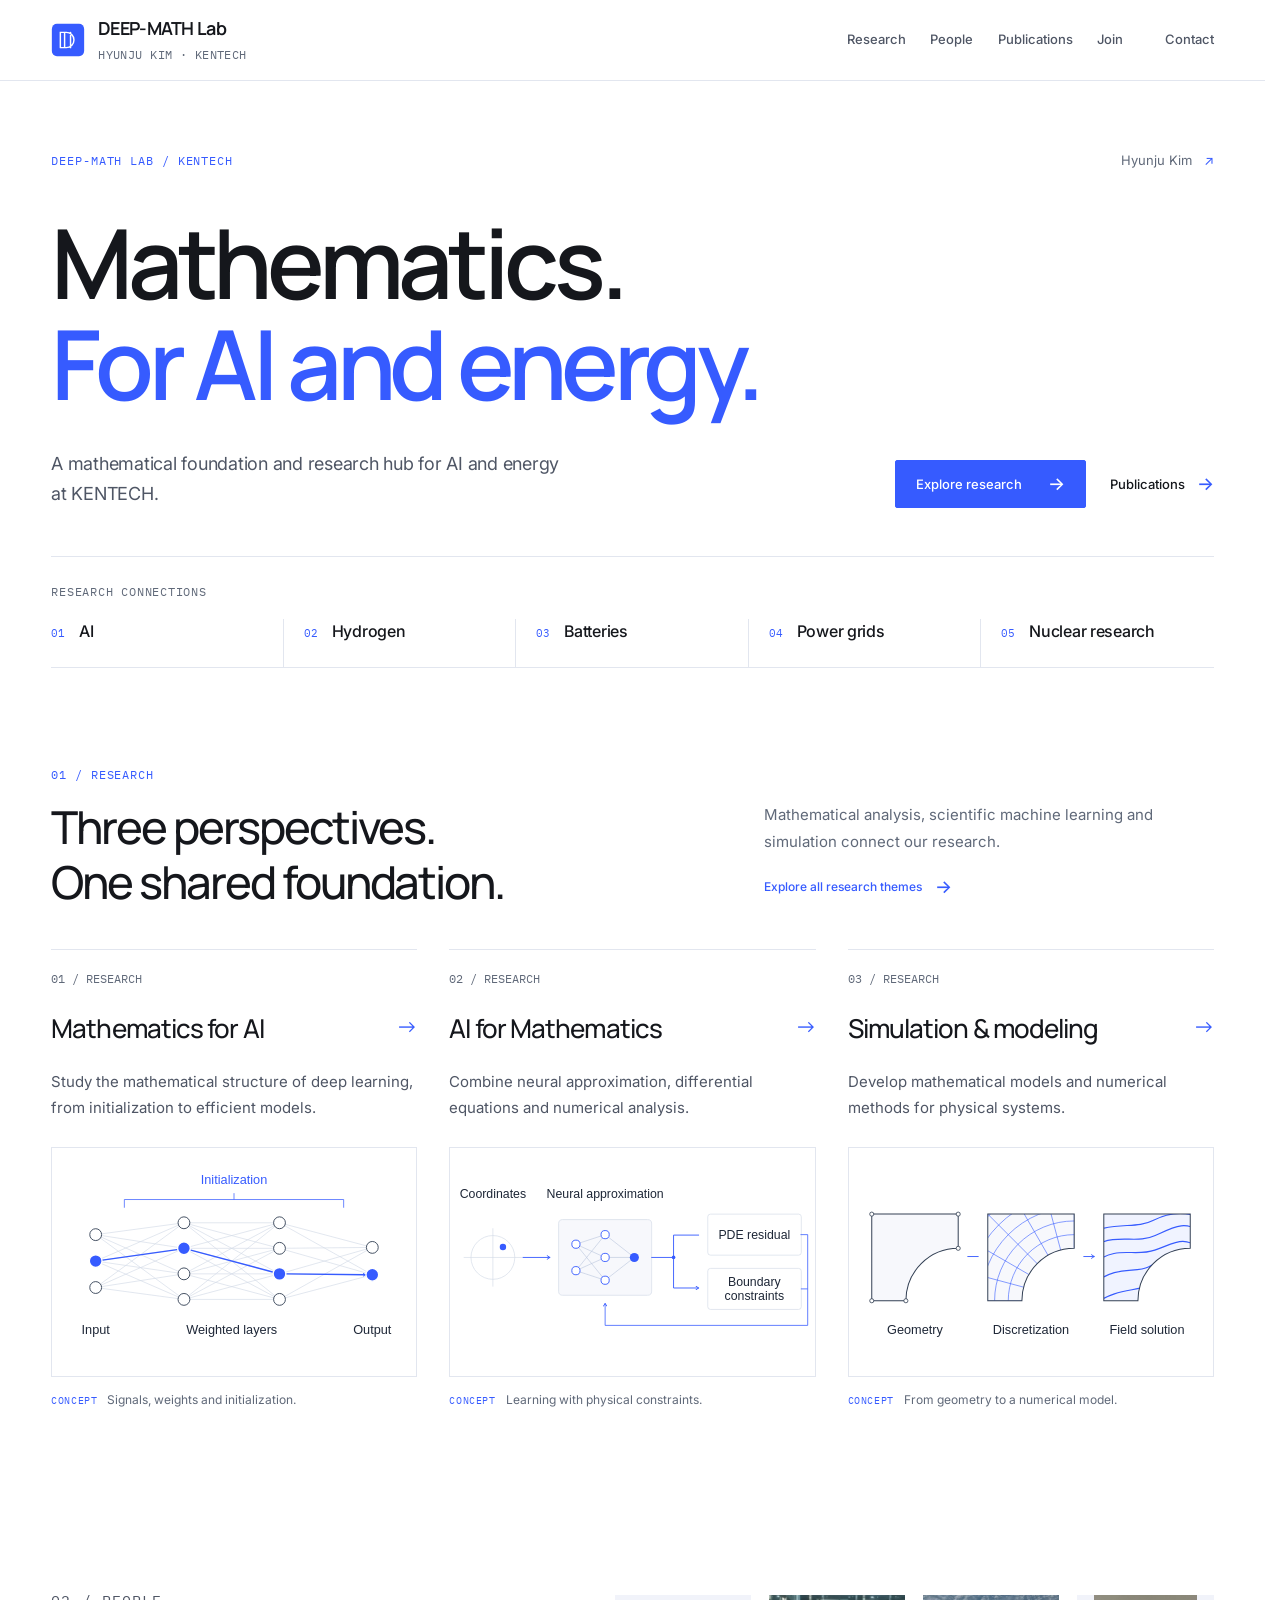
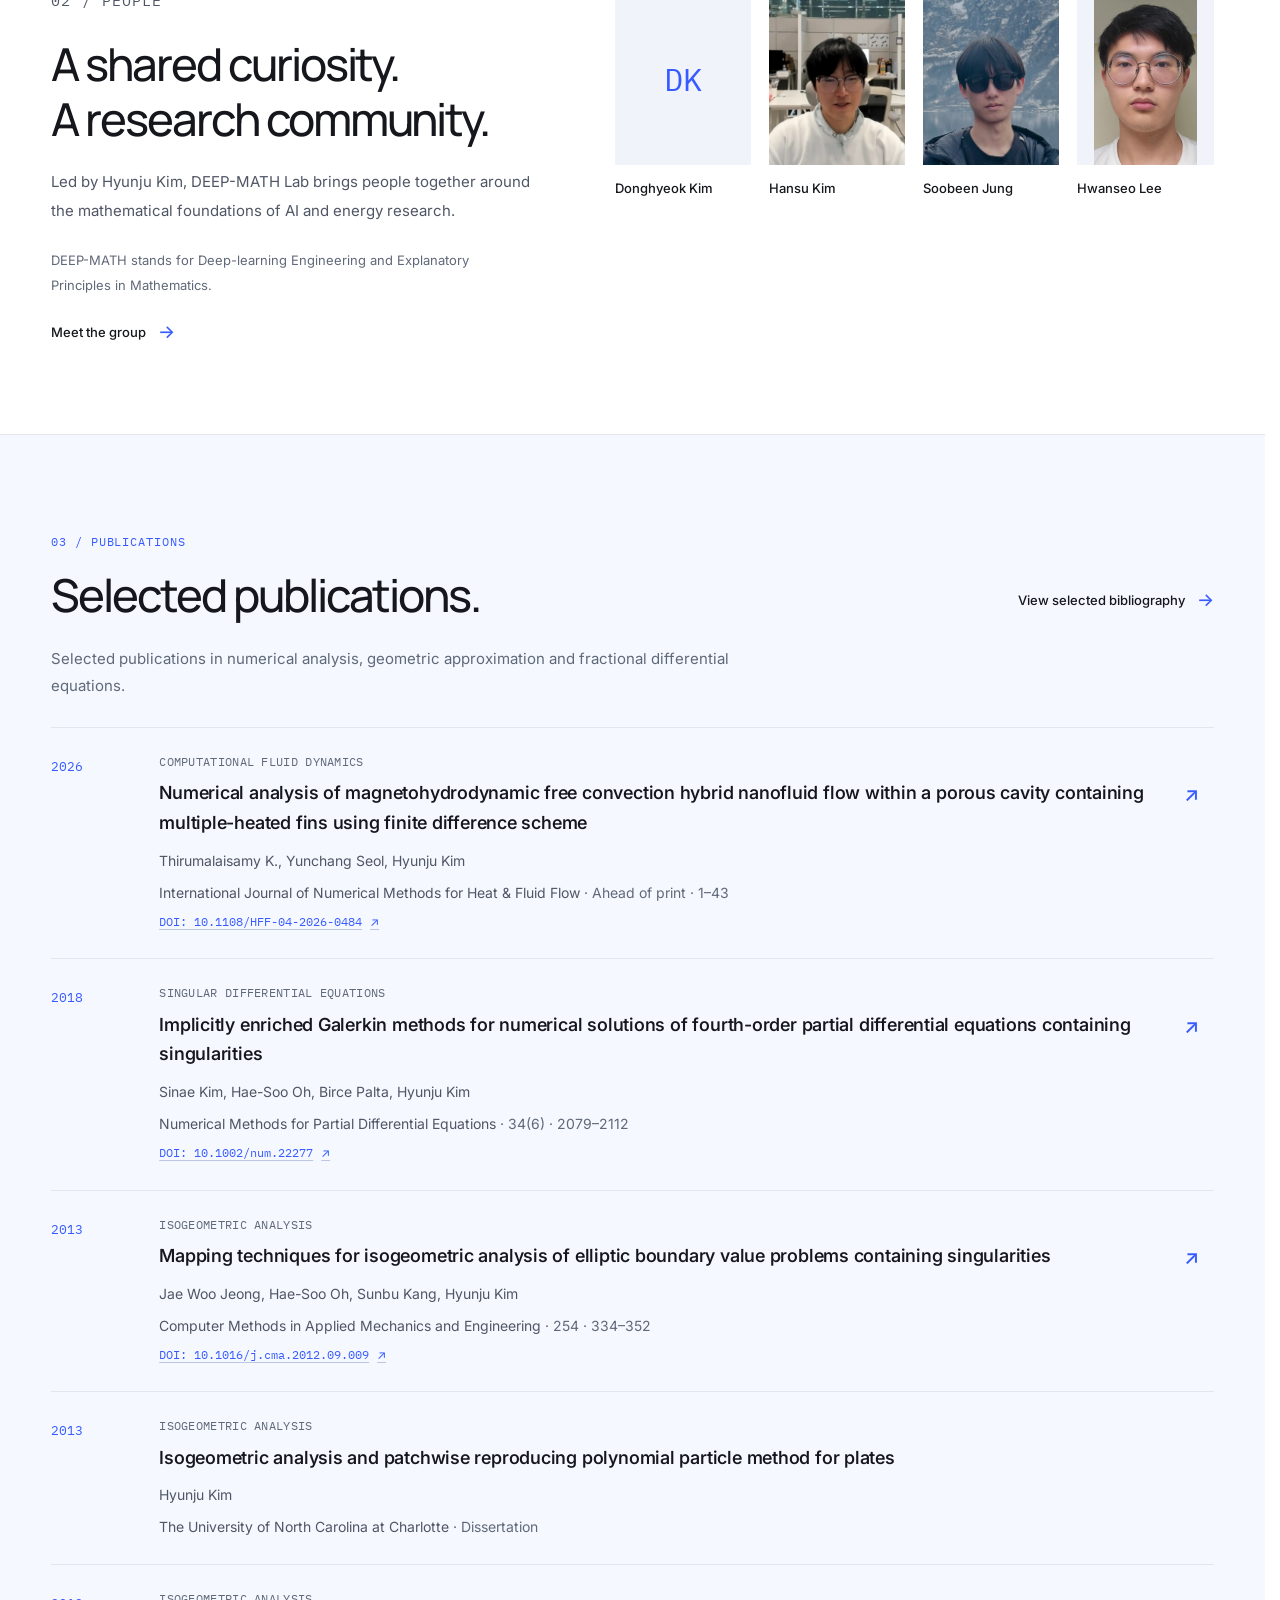
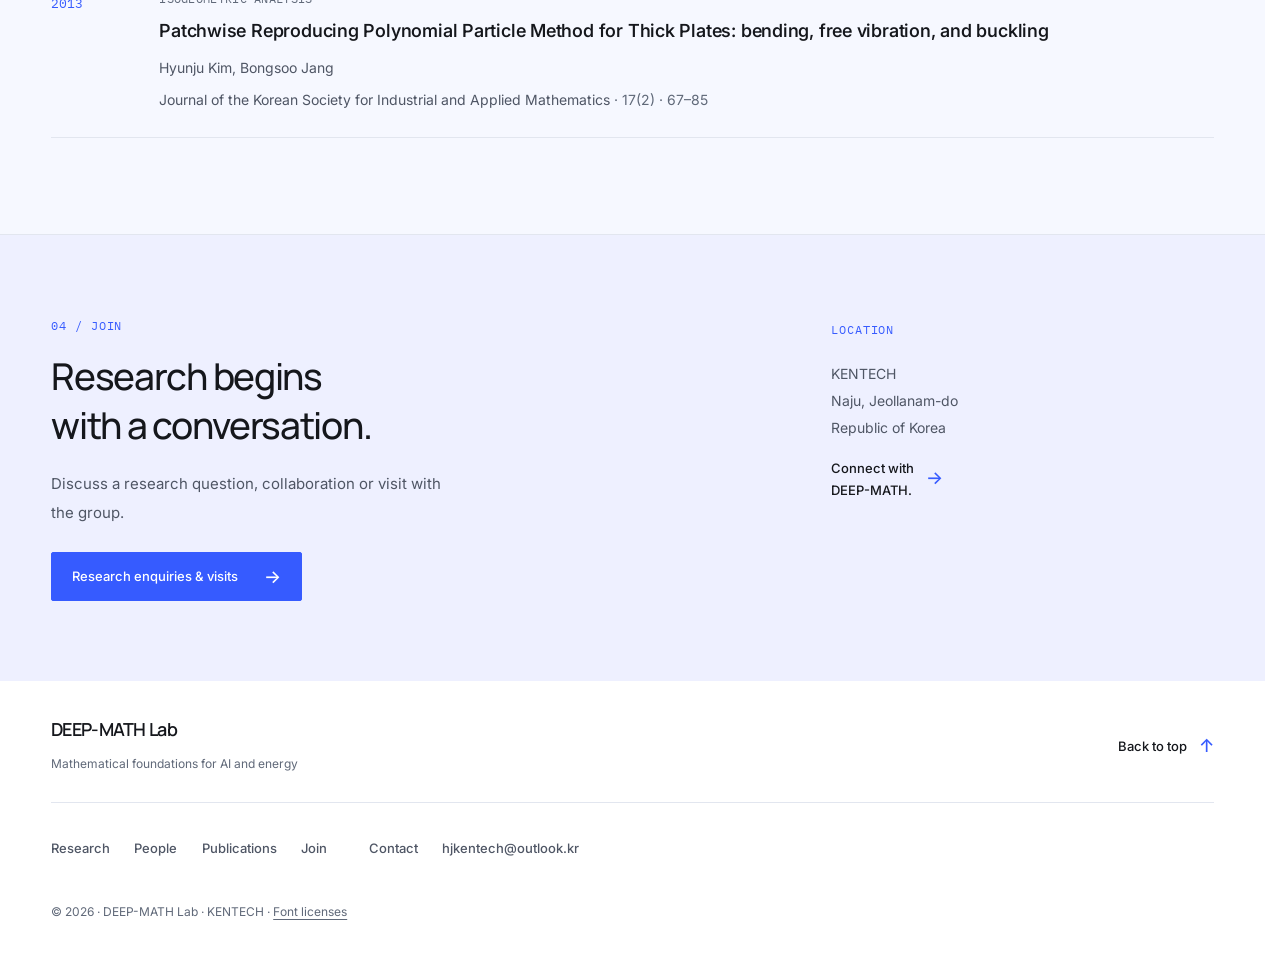
<file: index.html>
<!doctype html>
<html lang="en"><head>
  <meta charset="utf-8"><meta name="viewport" content="width=device-width, initial-scale=1">
  
  <meta name="color-scheme" content="light"><meta name="referrer" content="strict-origin-when-cross-origin">
  <title>DEEP-MATH Lab | Mathematics for AI and Energy | KENTECH</title><meta name="description" content="Mathematical foundations and a research hub for AI, hydrogen, batteries, power grids, and nuclear research at KENTECH, led by Hyunju Kim.">
  <meta name="theme-color" content="#ffffff"><meta name="robots" content="index,follow">
  <link rel="canonical" href="https://deepmathlab.github.io/"><meta property="og:type" content="website"><meta property="og:site_name" content="DEEP-MATH Lab">
  <meta property="og:title" content="DEEP-MATH Lab | Mathematics for AI and Energy | KENTECH"><meta property="og:description" content="Mathematical foundations and a research hub for AI, hydrogen, batteries, power grids, and nuclear research at KENTECH, led by Hyunju Kim."><meta property="og:url" content="https://deepmathlab.github.io/">
  <meta property="og:locale" content="en_US"><meta property="og:image" content="https://deepmathlab.github.io/share-card.png?v=1.4.1"><meta property="og:image:secure_url" content="https://deepmathlab.github.io/share-card.png?v=1.4.1">
  <meta property="og:image:type" content="image/png"><meta property="og:image:width" content="1200"><meta property="og:image:height" content="630"><meta property="og:image:alt" content="DEEP-MATH Lab — Mathematical foundations for AI and energy at KENTECH">
  <meta name="twitter:card" content="summary_large_image"><meta name="twitter:title" content="DEEP-MATH Lab | Mathematics for AI and Energy | KENTECH"><meta name="twitter:description" content="Mathematical foundations and a research hub for AI, hydrogen, batteries, power grids, and nuclear research at KENTECH, led by Hyunju Kim."><meta name="twitter:image" content="https://deepmathlab.github.io/share-card.png?v=1.4.1"><link rel="image_src" href="https://deepmathlab.github.io/share-card.png?v=1.4.1">
  <link rel="icon" href="./favicon.svg?v=1.4.1" type="image/svg+xml"><link rel="stylesheet" href="./styles.css?v=1.4.1">
  <script src="./app.js?v=1.4.1" defer></script>
</head><body class="lang-en page-home" id="top">
  <a class="skip-link" href="#main">Skip to main content</a><header class="site-header"><div class="container header-inner"><a class="wordmark" href="./index.html" aria-label="DEEP-MATH Lab home">
    <svg class="logo" viewBox="0 0 40 40" aria-hidden="true"><rect x="1" y="1" width="38" height="38" rx="6" fill="#365BFF"/><path d="M11 29V11h7a8 8 0 0 1 0 18h-7m12-18v18m-7-18v18" fill="none" stroke="#fff" stroke-width="1.7" stroke-linecap="round"/></svg><span><strong>DEEP-MATH Lab</strong><small>HYUNJU KIM · KENTECH</small></span></a>
    <div class="header-actions"><nav id="navigation" aria-label="Primary navigation"><a href="./research.html">Research</a><a href="./people.html">People</a><a href="./publications.html">Publications</a><a href="./join.html">Join</a><a href="./contact.html">Contact</a></nav><button class="menu-toggle" aria-label="Open navigation" aria-expanded="false" aria-controls="navigation"><span></span><span></span></button></div></div></header>
  <main id="main" tabindex="-1"><section class="hero container" aria-labelledby="hero-title"><div class="hero-copy"><div class="hero-eyebrow"><span class="eyebrow">DEEP-MATH LAB / KENTECH</span><a class="hero-leader" href="./people.html#hyunju-kim">Hyunju Kim<span aria-hidden="true">↗</span></a></div>
          <h1 id="hero-title">Mathematics.<br>
<span>For AI and energy.</span></h1><div class="hero-support"><p class="hero-intro">A mathematical foundation and research hub for AI and energy at KENTECH.</p><div class="hero-buttons"><a class="button-primary" data-link-kind="internal" href="./research.html">Explore research<span aria-hidden="true">→</span></a><a class="text-link" data-link-kind="internal" href="./publications.html">Publications<span aria-hidden="true">→</span></a></div></div></div>
          <div class="hero-strip"><p class="strip-label">RESEARCH CONNECTIONS</p><ul class="hero-fields" aria-label="Research connections"><li><span class="field-index" aria-hidden="true">01</span><span>AI</span></li><li><span class="field-index" aria-hidden="true">02</span><span>Hydrogen</span></li><li><span class="field-index" aria-hidden="true">03</span><span>Batteries</span></li><li><span class="field-index" aria-hidden="true">04</span><span>Power grids</span></li><li><span class="field-index" aria-hidden="true">05</span><span>Nuclear research</span></li></ul></div></section>
          <section class="section research-section" id="research"><div class="container"><div class="section-head"><div><p class="eyebrow section-number">01 / Research</p><h2>Three perspectives.<br>
One shared foundation.</h2></div><div class="research-overview"><p class="section-intro">Mathematical analysis, scientific machine learning and simulation connect our research.</p><a class="text-link section-link" data-link-kind="internal" href="./research.html">Explore all research themes<span aria-hidden="true">→</span></a></div></div><div class="research-list"><article class="research-item" id="research-mathematics-for-ai">
      <div class="research-card-top"><span class="item-number">01 / RESEARCH</span></div>
      <div class="research-titles"><h3 class="research-title"><a href="./research.html#mathematics-for-ai">Mathematics for AI<span class="research-title-arrow" aria-hidden="true">→</span></a></h3></div>
      <div class="research-detail"><p>Study the mathematical structure of deep learning, from initialization to efficient models.</p></div><figure class="concept-figure"><img src="./research-concept-ai.svg" width="800" height="500" alt="A schematic neural network showing signals passing through weighted layers, with initialization as a mathematical choice." loading="lazy" decoding="async"><figcaption><span>CONCEPT</span>Signals, weights and initialization.</figcaption></figure></article><article class="research-item" id="research-ai-for-mathematics">
      <div class="research-card-top"><span class="item-number">02 / RESEARCH</span></div>
      <div class="research-titles"><h3 class="research-title"><a href="./research.html#ai-for-mathematics">AI for Mathematics<span class="research-title-arrow" aria-hidden="true">→</span></a></h3></div>
      <div class="research-detail"><p>Combine neural approximation, differential equations and numerical analysis.</p></div><figure class="concept-figure"><img src="./research-concept-pinn.svg" width="800" height="500" alt="Coordinates enter a neural approximation that is constrained by PDE residuals and boundary conditions." loading="lazy" decoding="async"><figcaption><span>CONCEPT</span>Learning with physical constraints.</figcaption></figure></article><article class="research-item" id="research-simulation-modeling">
      <div class="research-card-top"><span class="item-number">03 / RESEARCH</span></div>
      <div class="research-titles"><h3 class="research-title"><a href="./research.html#simulation-modeling">Simulation &amp; modeling<span class="research-title-arrow" aria-hidden="true">→</span></a></h3></div>
      <div class="research-detail"><p>Develop mathematical models and numerical methods for physical systems.</p></div><figure class="concept-figure"><img src="./research-concept-modeling.svg" width="800" height="500" alt="A conceptual sequence from curved geometry to discretization and a schematic field representation." loading="lazy" decoding="async"><figcaption><span>CONCEPT</span>From geometry to a numerical model.</figcaption></figure></article></div></div></section>
          <section class="section overview-section container" id="people"><div class="lab-overview"><div class="overview-copy"><p class="eyebrow section-number">02 / People</p><h2>A shared curiosity.<br>
A research community.</h2><p>Led by Hyunju Kim, DEEP-MATH Lab brings people together around the mathematical foundations of AI and energy research.</p><p class="lab-name-note">DEEP-MATH stands for Deep-learning Engineering and Explanatory Principles in Mathematics.</p><a class="text-link" data-link-kind="internal" href="./people.html">Meet the group<span aria-hidden="true">→</span></a></div><ul class="people-preview" aria-label="Group members"><li><a class="people-peek" href="./people.html#member-dk"><div class="peek-portrait">DK</div><span>Donghyeok Kim</span></a></li><li><a class="people-peek" href="./people.html#member-hk"><div class="peek-portrait"><img src="./hansu-kim.webp" alt="Hansu Kim" width="472" height="472" loading="lazy" decoding="async"></div><span>Hansu Kim</span></a></li><li><a class="people-peek" href="./people.html#member-sj"><div class="peek-portrait"><img src="./soobeen-jung.webp" alt="Soobeen Jung" width="600" height="701" loading="lazy" decoding="async"></div><span>Soobeen Jung</span></a></li><li><a class="people-peek people-peek--contain" href="./people.html#member-hl"><div class="peek-portrait"><img src="./hwanseo-lee.webp" alt="Hwanseo Lee" width="600" height="992" loading="lazy" decoding="async"></div><span>Hwanseo Lee</span></a></li></ul></div></section>
          <section class="section publications-section" id="publications"><div class="container"><div class="section-head"><div><p class="eyebrow section-number">03 / Publications</p><h2>Selected publications.</h2></div><a class="text-link" data-link-kind="internal" href="./publications.html">View selected bibliography<span aria-hidden="true">→</span></a></div><p class="publications-intro">Selected publications in numerical analysis, geometric approximation and fractional differential equations.</p><div id="publication-list"><article class="publication" data-year="2026" data-topic="other" data-search="numerical analysis of magnetohydrodynamic free convection hybrid nanofluid flow within a porous cavity containing multiple-heated fins using finite difference scheme thirumalaisamy k., yunchang seol, hyunju kim international journal of numerical methods for heat &amp; fluid flow 10.1108/hff-04-2026-0484">
              <span class="pub-year">2026</span><div class="pub-body"><span class="pub-type">Computational fluid dynamics</span>
              <h3><a href="https://doi.org/10.1108/HFF-04-2026-0484" target="_blank" rel="noopener noreferrer">Numerical analysis of magnetohydrodynamic free convection hybrid nanofluid flow within a porous cavity containing multiple-heated fins using finite difference scheme<span class="pub-arrow" aria-hidden="true">↗</span></a></h3>
              <p class="pub-authors">Thirumalaisamy K., Yunchang Seol, Hyunju Kim</p><p class="pub-journal"><span>International Journal of Numerical Methods for Heat &amp; Fluid Flow</span> · Ahead of print · 1–43</p>
              <a class="pub-doi" href="https://doi.org/10.1108/HFF-04-2026-0484" target="_blank" rel="noopener noreferrer">DOI: 10.1108/HFF-04-2026-0484<span aria-hidden="true">↗</span></a></div></article><article class="publication" data-year="2018" data-topic="singular" data-search="implicitly enriched galerkin methods for numerical solutions of fourth-order partial differential equations containing singularities sinae kim, hae-soo oh, birce palta, hyunju kim numerical methods for partial differential equations 10.1002/num.22277">
              <span class="pub-year">2018</span><div class="pub-body"><span class="pub-type">Singular differential equations</span>
              <h3><a href="https://doi.org/10.1002/num.22277" target="_blank" rel="noopener noreferrer">Implicitly enriched Galerkin methods for numerical solutions of fourth-order partial differential equations containing singularities<span class="pub-arrow" aria-hidden="true">↗</span></a></h3>
              <p class="pub-authors">Sinae Kim, Hae-Soo Oh, Birce Palta, Hyunju Kim</p><p class="pub-journal"><span>Numerical Methods for Partial Differential Equations</span> · 34(6) · 2079–2112</p>
              <a class="pub-doi" href="https://doi.org/10.1002/num.22277" target="_blank" rel="noopener noreferrer">DOI: 10.1002/num.22277<span aria-hidden="true">↗</span></a></div></article><article class="publication" data-year="2013" data-topic="geometry" data-search="mapping techniques for isogeometric analysis of elliptic boundary value problems containing singularities jae woo jeong, hae-soo oh, sunbu kang, hyunju kim computer methods in applied mechanics and engineering 10.1016/j.cma.2012.09.009">
              <span class="pub-year">2013</span><div class="pub-body"><span class="pub-type">Isogeometric analysis</span>
              <h3><a href="https://doi.org/10.1016/j.cma.2012.09.009" target="_blank" rel="noopener noreferrer">Mapping techniques for isogeometric analysis of elliptic boundary value problems containing singularities<span class="pub-arrow" aria-hidden="true">↗</span></a></h3>
              <p class="pub-authors">Jae Woo Jeong, Hae-Soo Oh, Sunbu Kang, Hyunju Kim</p><p class="pub-journal"><span>Computer Methods in Applied Mechanics and Engineering</span> · 254 · 334–352</p>
              <a class="pub-doi" href="https://doi.org/10.1016/j.cma.2012.09.009" target="_blank" rel="noopener noreferrer">DOI: 10.1016/j.cma.2012.09.009<span aria-hidden="true">↗</span></a></div></article><article class="publication" data-year="2013" data-topic="geometry" data-search="isogeometric analysis and patchwise reproducing polynomial particle method for plates hyunju kim the university of north carolina at charlotte ">
              <span class="pub-year">2013</span><div class="pub-body"><span class="pub-type">Isogeometric analysis</span>
              <h3>Isogeometric analysis and patchwise reproducing polynomial particle method for plates</h3>
              <p class="pub-authors">Hyunju Kim</p><p class="pub-journal"><span>The University of North Carolina at Charlotte</span> · Dissertation</p>
              </div></article><article class="publication" data-year="2013" data-topic="geometry" data-search="patchwise reproducing polynomial particle method for thick plates: bending, free vibration, and buckling hyunju kim, bongsoo jang journal of the korean society for industrial and applied mathematics ">
              <span class="pub-year">2013</span><div class="pub-body"><span class="pub-type">Isogeometric analysis</span>
              <h3>Patchwise Reproducing Polynomial Particle Method for Thick Plates: bending, free vibration, and buckling</h3>
              <p class="pub-authors">Hyunju Kim, Bongsoo Jang</p><p class="pub-journal"><span>Journal of the Korean Society for Industrial and Applied Mathematics</span> · 17(2) · 67–85</p>
              </div></article></div></div></section>
          <section class="contact-section" id="contact"><div class="container contact-layout"><div class="contact-copy"><p class="eyebrow section-number">04 / Join</p><h2>Research begins<br>
with a conversation.</h2><p>Discuss a research question, collaboration or visit with the group.</p><a class="button-primary" data-link-kind="internal" href="./join.html">Research enquiries &amp; visits<span aria-hidden="true">→</span></a></div><div class="contact-location"><p class="eyebrow">LOCATION</p><p>KENTECH<br>
Naju, Jeollanam-do<br>
Republic of Korea</p><a class="text-link" data-link-kind="internal" href="./contact.html">Connect with<br>
DEEP-MATH.<span aria-hidden="true">→</span></a></div></div></section></main><footer class="site-footer"><div class="container"><div class="footer-top"><div><strong>DEEP-MATH Lab</strong><span>Mathematical foundations for AI and energy</span></div><a class="text-link" data-link-kind="internal" href="#top">Back to top<span aria-hidden="true">↑</span></a></div><nav class="footer-navigation" aria-label="Explore the lab"><a href="./research.html">Research</a><a href="./people.html">People</a><a href="./publications.html">Publications</a><a href="./join.html">Join</a><a href="./contact.html">Contact</a><a href="mailto:hjkentech@outlook.kr">hjkentech@outlook.kr</a></nav><div class="footer-bottom"><span>© 2026 · DEEP-MATH Lab · KENTECH · <a class="font-license-link" href="https://github.com/DeepMathLab/DeepMathLab.github.io/blob/main/ASSET_LICENSES.md" target="_blank" rel="noopener noreferrer">Font licenses</a></span></div></div></footer>
</body></html>
</file>
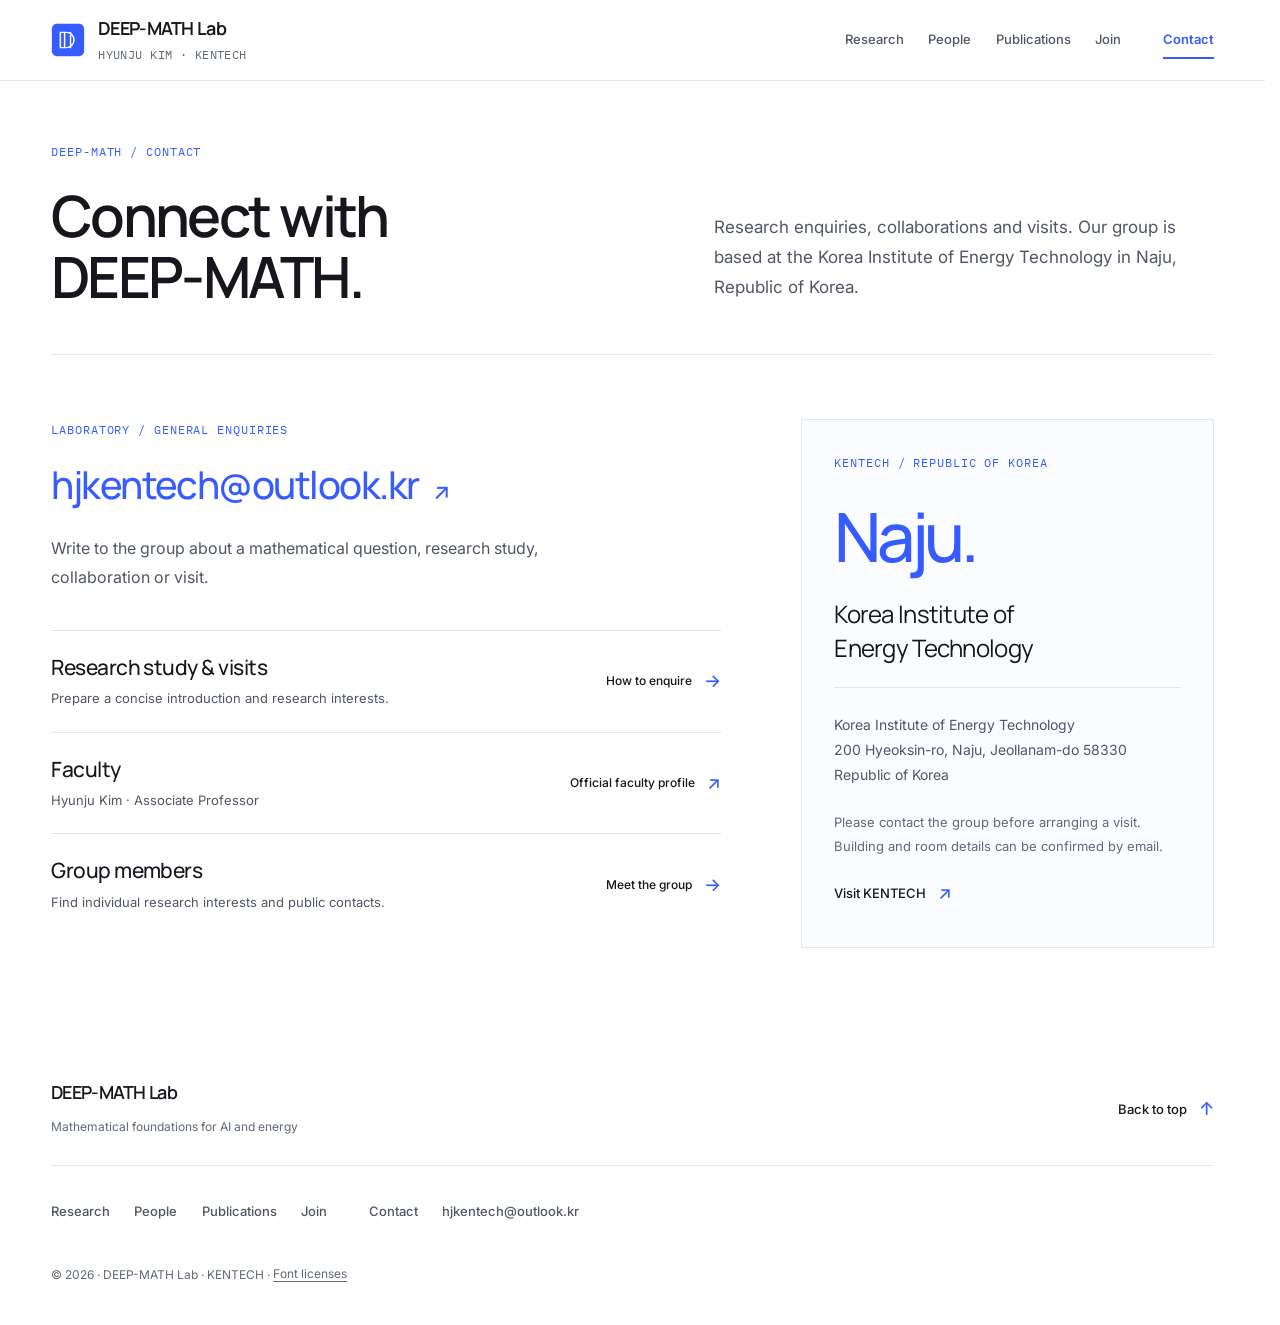
<file: contact.html>
<!doctype html>
<html lang="en"><head>
  <meta charset="utf-8"><meta name="viewport" content="width=device-width, initial-scale=1">
  
  <meta name="color-scheme" content="light"><meta name="referrer" content="strict-origin-when-cross-origin">
  <title>Contact | DEEP-MATH Lab | KENTECH</title><meta name="description" content="Research enquiries, collaborations and visits. Our group is based at the Korea Institute of Energy Technology in Naju, Republic of Korea.">
  <meta name="theme-color" content="#ffffff"><meta name="robots" content="index,follow">
  <link rel="canonical" href="https://deepmathlab.github.io/contact.html"><meta property="og:type" content="website"><meta property="og:site_name" content="DEEP-MATH Lab">
  <meta property="og:title" content="Contact | DEEP-MATH Lab | KENTECH"><meta property="og:description" content="Research enquiries, collaborations and visits. Our group is based at the Korea Institute of Energy Technology in Naju, Republic of Korea."><meta property="og:url" content="https://deepmathlab.github.io/contact.html">
  <meta property="og:locale" content="en_US"><meta property="og:image" content="https://deepmathlab.github.io/share-card.png?v=1.4.1"><meta property="og:image:secure_url" content="https://deepmathlab.github.io/share-card.png?v=1.4.1">
  <meta property="og:image:type" content="image/png"><meta property="og:image:width" content="1200"><meta property="og:image:height" content="630"><meta property="og:image:alt" content="DEEP-MATH Lab — Mathematical foundations for AI and energy at KENTECH">
  <meta name="twitter:card" content="summary_large_image"><meta name="twitter:title" content="Contact | DEEP-MATH Lab | KENTECH"><meta name="twitter:description" content="Research enquiries, collaborations and visits. Our group is based at the Korea Institute of Energy Technology in Naju, Republic of Korea."><meta name="twitter:image" content="https://deepmathlab.github.io/share-card.png?v=1.4.1"><link rel="image_src" href="https://deepmathlab.github.io/share-card.png?v=1.4.1">
  <link rel="icon" href="./favicon.svg?v=1.4.1" type="image/svg+xml"><link rel="stylesheet" href="./styles.css?v=1.4.1">
  <script src="./app.js?v=1.4.1" defer></script>
</head><body class="lang-en page-contact" id="top">
  <a class="skip-link" href="#main">Skip to main content</a><header class="site-header"><div class="container header-inner"><a class="wordmark" href="./index.html" aria-label="DEEP-MATH Lab home">
    <svg class="logo" viewBox="0 0 40 40" aria-hidden="true"><rect x="1" y="1" width="38" height="38" rx="6" fill="#365BFF"/><path d="M11 29V11h7a8 8 0 0 1 0 18h-7m12-18v18m-7-18v18" fill="none" stroke="#fff" stroke-width="1.7" stroke-linecap="round"/></svg><span><strong>DEEP-MATH Lab</strong><small>HYUNJU KIM · KENTECH</small></span></a>
    <div class="header-actions"><nav id="navigation" aria-label="Primary navigation"><a href="./research.html">Research</a><a href="./people.html">People</a><a href="./publications.html">Publications</a><a href="./join.html">Join</a><a href="./contact.html" aria-current="page">Contact</a></nav><button class="menu-toggle" aria-label="Open navigation" aria-expanded="false" aria-controls="navigation"><span></span><span></span></button></div></div></header>
  <main id="main" tabindex="-1"><section class="page-hero container"><p class="eyebrow">DEEP-MATH / Contact</p><div class="page-hero-layout"><h1>Connect with<br>
DEEP-MATH.</h1><p class="page-intro">Research enquiries, collaborations and visits. Our group is based at the Korea Institute of Energy Technology in Naju, Republic of Korea.</p></div></section><section class="page-content container"><div class="contact-spread"><div class="contact-primary"><p class="eyebrow">LABORATORY / GENERAL ENQUIRIES</p><h2><a href="mailto:hjkentech@outlook.kr">hjkentech@outlook.kr<span aria-hidden="true">↗</span></a></h2><p>Write to the group about a mathematical question, research study, collaboration or visit.</p><div class="contact-routes"><article><h3>Research study & visits</h3><p>Prepare a concise introduction and research interests.</p><a class="text-link" data-link-kind="internal" href="./join.html">How to enquire<span aria-hidden="true">→</span></a></article><article><h3>Faculty</h3><p>Hyunju Kim · Associate Professor</p><a class="text-link" data-link-kind="external" href="https://kentech.ac.kr/hjkim/template/main.do" target="_blank" rel="noopener noreferrer">Official faculty profile<span aria-hidden="true">↗</span></a></article><article><h3>Group members</h3><p>Find individual research interests and public contacts.</p><a class="text-link" data-link-kind="internal" href="./people.html#researchers">Meet the group<span aria-hidden="true">→</span></a></article></div></div><aside class="campus-card"><p class="eyebrow">KENTECH / REPUBLIC OF KOREA</p><h2>Naju.</h2><p class="campus-institution">Korea Institute of<br>Energy Technology</p><address>Korea Institute of Energy Technology<br>
200 Hyeoksin-ro, Naju, Jeollanam-do 58330<br>
Republic of Korea</address><p class="visit-information">Please contact the group before arranging a visit. Building and room details can be confirmed by email.</p><a class="text-link" data-link-kind="external" href="https://www.kentech.ac.kr/" target="_blank" rel="noopener noreferrer">Visit KENTECH<span aria-hidden="true">↗</span></a></aside></div></section></main><footer class="site-footer"><div class="container"><div class="footer-top"><div><strong>DEEP-MATH Lab</strong><span>Mathematical foundations for AI and energy</span></div><a class="text-link" data-link-kind="internal" href="#top">Back to top<span aria-hidden="true">↑</span></a></div><nav class="footer-navigation" aria-label="Explore the lab"><a href="./research.html">Research</a><a href="./people.html">People</a><a href="./publications.html">Publications</a><a href="./join.html">Join</a><a href="./contact.html">Contact</a><a href="mailto:hjkentech@outlook.kr">hjkentech@outlook.kr</a></nav><div class="footer-bottom"><span>© 2026 · DEEP-MATH Lab · KENTECH · <a class="font-license-link" href="https://github.com/DeepMathLab/DeepMathLab.github.io/blob/main/ASSET_LICENSES.md" target="_blank" rel="noopener noreferrer">Font licenses</a></span></div></div></footer>
</body></html>
</file>
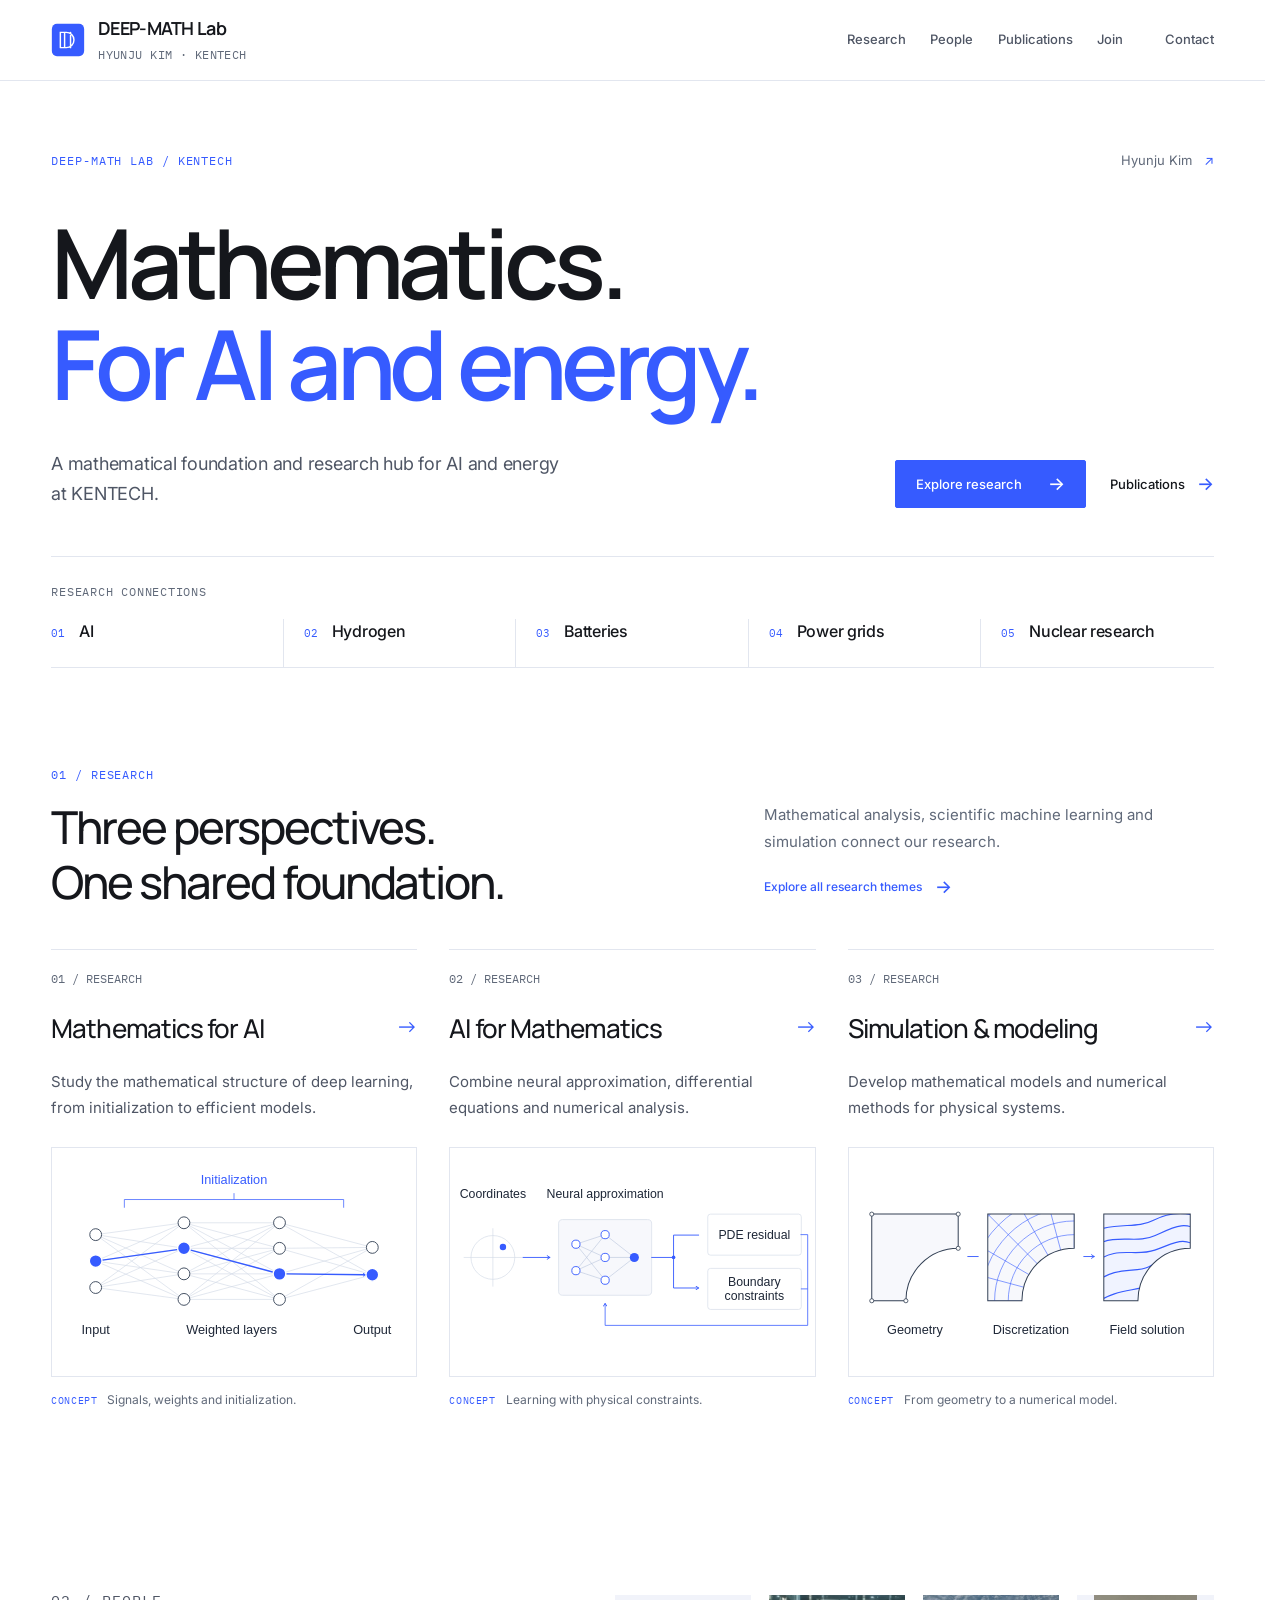
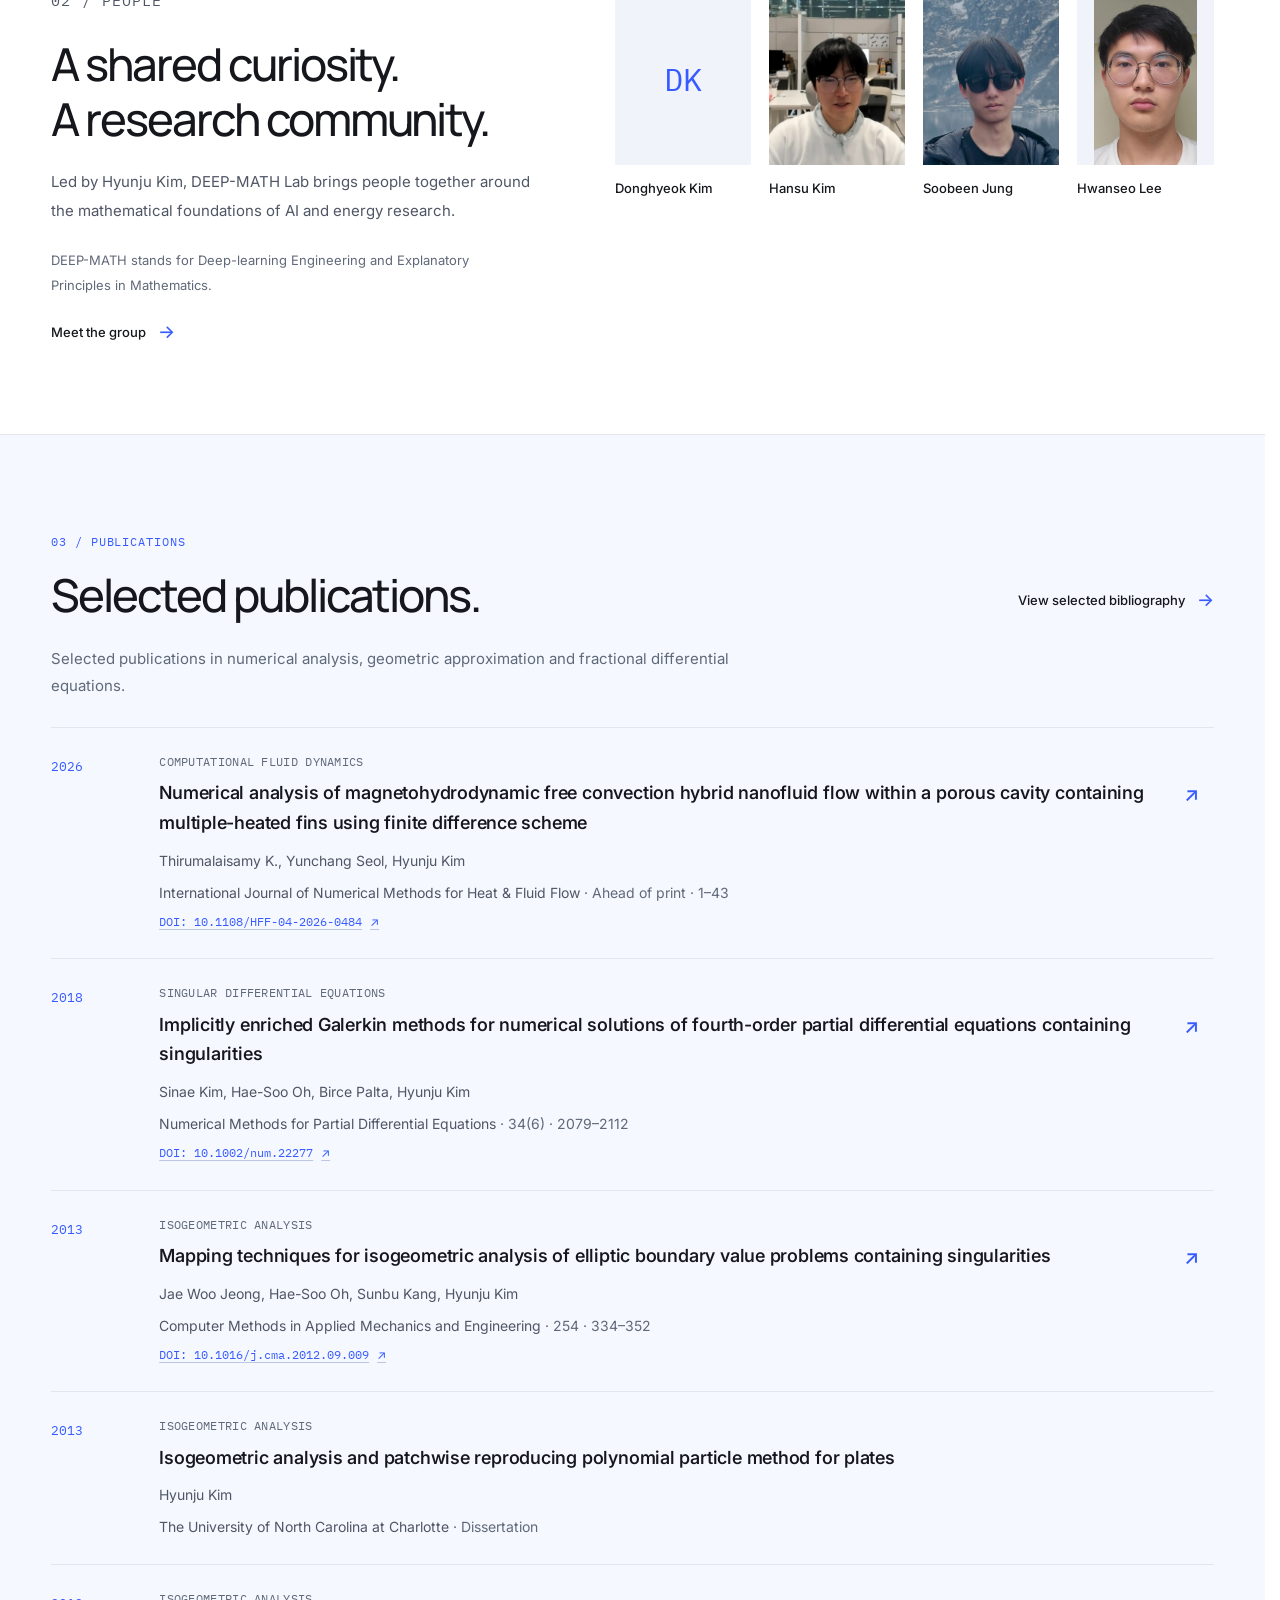
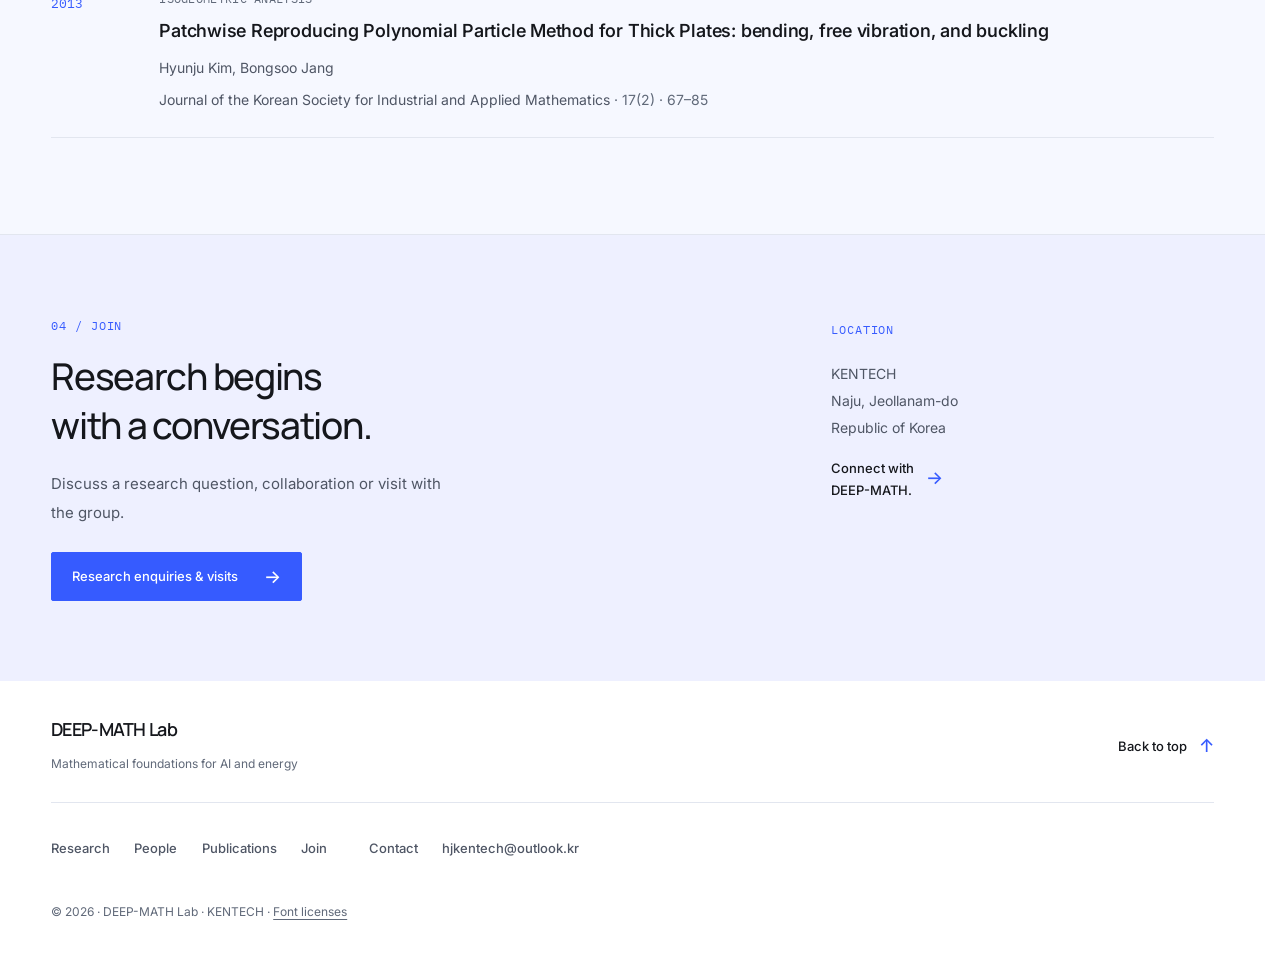
<file: home.html>
<!doctype html>
<html lang="en"><head>
  <meta charset="utf-8"><meta name="viewport" content="width=device-width, initial-scale=1">
  
  <meta name="color-scheme" content="light"><meta name="referrer" content="strict-origin-when-cross-origin">
  <title>DEEP-MATH Lab | Mathematics for AI and Energy | KENTECH</title><meta name="description" content="Mathematical foundations and a research hub for AI, hydrogen, batteries, power grids, and nuclear research at KENTECH, led by Hyunju Kim.">
  <meta name="theme-color" content="#ffffff"><meta name="robots" content="index,follow">
  <link rel="canonical" href="https://deepmathlab.github.io/"><meta property="og:type" content="website"><meta property="og:site_name" content="DEEP-MATH Lab">
  <meta property="og:title" content="DEEP-MATH Lab | Mathematics for AI and Energy | KENTECH"><meta property="og:description" content="Mathematical foundations and a research hub for AI, hydrogen, batteries, power grids, and nuclear research at KENTECH, led by Hyunju Kim."><meta property="og:url" content="https://deepmathlab.github.io/home.html">
  <meta property="og:locale" content="en_US"><meta property="og:image" content="https://deepmathlab.github.io/share-card.png?v=1.4.1"><meta property="og:image:secure_url" content="https://deepmathlab.github.io/share-card.png?v=1.4.1">
  <meta property="og:image:type" content="image/png"><meta property="og:image:width" content="1200"><meta property="og:image:height" content="630"><meta property="og:image:alt" content="DEEP-MATH Lab — Mathematical foundations for AI and energy at KENTECH">
  <meta name="twitter:card" content="summary_large_image"><meta name="twitter:title" content="DEEP-MATH Lab | Mathematics for AI and Energy | KENTECH"><meta name="twitter:description" content="Mathematical foundations and a research hub for AI, hydrogen, batteries, power grids, and nuclear research at KENTECH, led by Hyunju Kim."><meta name="twitter:image" content="https://deepmathlab.github.io/share-card.png?v=1.4.1"><link rel="image_src" href="https://deepmathlab.github.io/share-card.png?v=1.4.1">
  <link rel="icon" href="./favicon.svg?v=1.4.1" type="image/svg+xml"><link rel="stylesheet" href="./styles.css?v=1.4.1">
  <script src="./app.js?v=1.4.1" defer></script>
</head><body class="lang-en page-home" id="top">
  <a class="skip-link" href="#main">Skip to main content</a><header class="site-header"><div class="container header-inner"><a class="wordmark" href="./index.html" aria-label="DEEP-MATH Lab home">
    <svg class="logo" viewBox="0 0 40 40" aria-hidden="true"><rect x="1" y="1" width="38" height="38" rx="6" fill="#365BFF"/><path d="M11 29V11h7a8 8 0 0 1 0 18h-7m12-18v18m-7-18v18" fill="none" stroke="#fff" stroke-width="1.7" stroke-linecap="round"/></svg><span><strong>DEEP-MATH Lab</strong><small>HYUNJU KIM · KENTECH</small></span></a>
    <div class="header-actions"><nav id="navigation" aria-label="Primary navigation"><a href="./research.html">Research</a><a href="./people.html">People</a><a href="./publications.html">Publications</a><a href="./join.html">Join</a><a href="./contact.html">Contact</a></nav><button class="menu-toggle" aria-label="Open navigation" aria-expanded="false" aria-controls="navigation"><span></span><span></span></button></div></div></header>
  <main id="main" tabindex="-1"><section class="hero container" aria-labelledby="hero-title"><div class="hero-copy"><div class="hero-eyebrow"><span class="eyebrow">DEEP-MATH LAB / KENTECH</span><a class="hero-leader" href="./people.html#hyunju-kim">Hyunju Kim<span aria-hidden="true">↗</span></a></div>
          <h1 id="hero-title">Mathematics.<br>
<span>For AI and energy.</span></h1><div class="hero-support"><p class="hero-intro">A mathematical foundation and research hub for AI and energy at KENTECH.</p><div class="hero-buttons"><a class="button-primary" data-link-kind="internal" href="./research.html">Explore research<span aria-hidden="true">→</span></a><a class="text-link" data-link-kind="internal" href="./publications.html">Publications<span aria-hidden="true">→</span></a></div></div></div>
          <div class="hero-strip"><p class="strip-label">RESEARCH CONNECTIONS</p><ul class="hero-fields" aria-label="Research connections"><li><span class="field-index" aria-hidden="true">01</span><span>AI</span></li><li><span class="field-index" aria-hidden="true">02</span><span>Hydrogen</span></li><li><span class="field-index" aria-hidden="true">03</span><span>Batteries</span></li><li><span class="field-index" aria-hidden="true">04</span><span>Power grids</span></li><li><span class="field-index" aria-hidden="true">05</span><span>Nuclear research</span></li></ul></div></section>
          <section class="section research-section" id="research"><div class="container"><div class="section-head"><div><p class="eyebrow section-number">01 / Research</p><h2>Three perspectives.<br>
One shared foundation.</h2></div><div class="research-overview"><p class="section-intro">Mathematical analysis, scientific machine learning and simulation connect our research.</p><a class="text-link section-link" data-link-kind="internal" href="./research.html">Explore all research themes<span aria-hidden="true">→</span></a></div></div><div class="research-list"><article class="research-item" id="research-mathematics-for-ai">
      <div class="research-card-top"><span class="item-number">01 / RESEARCH</span></div>
      <div class="research-titles"><h3 class="research-title"><a href="./research.html#mathematics-for-ai">Mathematics for AI<span class="research-title-arrow" aria-hidden="true">→</span></a></h3></div>
      <div class="research-detail"><p>Study the mathematical structure of deep learning, from initialization to efficient models.</p></div><figure class="concept-figure"><img src="./research-concept-ai.svg" width="800" height="500" alt="A schematic neural network showing signals passing through weighted layers, with initialization as a mathematical choice." loading="lazy" decoding="async"><figcaption><span>CONCEPT</span>Signals, weights and initialization.</figcaption></figure></article><article class="research-item" id="research-ai-for-mathematics">
      <div class="research-card-top"><span class="item-number">02 / RESEARCH</span></div>
      <div class="research-titles"><h3 class="research-title"><a href="./research.html#ai-for-mathematics">AI for Mathematics<span class="research-title-arrow" aria-hidden="true">→</span></a></h3></div>
      <div class="research-detail"><p>Combine neural approximation, differential equations and numerical analysis.</p></div><figure class="concept-figure"><img src="./research-concept-pinn.svg" width="800" height="500" alt="Coordinates enter a neural approximation that is constrained by PDE residuals and boundary conditions." loading="lazy" decoding="async"><figcaption><span>CONCEPT</span>Learning with physical constraints.</figcaption></figure></article><article class="research-item" id="research-simulation-modeling">
      <div class="research-card-top"><span class="item-number">03 / RESEARCH</span></div>
      <div class="research-titles"><h3 class="research-title"><a href="./research.html#simulation-modeling">Simulation &amp; modeling<span class="research-title-arrow" aria-hidden="true">→</span></a></h3></div>
      <div class="research-detail"><p>Develop mathematical models and numerical methods for physical systems.</p></div><figure class="concept-figure"><img src="./research-concept-modeling.svg" width="800" height="500" alt="A conceptual sequence from curved geometry to discretization and a schematic field representation." loading="lazy" decoding="async"><figcaption><span>CONCEPT</span>From geometry to a numerical model.</figcaption></figure></article></div></div></section>
          <section class="section overview-section container" id="people"><div class="lab-overview"><div class="overview-copy"><p class="eyebrow section-number">02 / People</p><h2>A shared curiosity.<br>
A research community.</h2><p>Led by Hyunju Kim, DEEP-MATH Lab brings people together around the mathematical foundations of AI and energy research.</p><p class="lab-name-note">DEEP-MATH stands for Deep-learning Engineering and Explanatory Principles in Mathematics.</p><a class="text-link" data-link-kind="internal" href="./people.html">Meet the group<span aria-hidden="true">→</span></a></div><ul class="people-preview" aria-label="Group members"><li><a class="people-peek" href="./people.html#member-dk"><div class="peek-portrait">DK</div><span>Donghyeok Kim</span></a></li><li><a class="people-peek" href="./people.html#member-hk"><div class="peek-portrait"><img src="./hansu-kim.webp" alt="Hansu Kim" width="472" height="472" loading="lazy" decoding="async"></div><span>Hansu Kim</span></a></li><li><a class="people-peek" href="./people.html#member-sj"><div class="peek-portrait"><img src="./soobeen-jung.webp" alt="Soobeen Jung" width="600" height="701" loading="lazy" decoding="async"></div><span>Soobeen Jung</span></a></li><li><a class="people-peek people-peek--contain" href="./people.html#member-hl"><div class="peek-portrait"><img src="./hwanseo-lee.webp" alt="Hwanseo Lee" width="600" height="992" loading="lazy" decoding="async"></div><span>Hwanseo Lee</span></a></li></ul></div></section>
          <section class="section publications-section" id="publications"><div class="container"><div class="section-head"><div><p class="eyebrow section-number">03 / Publications</p><h2>Selected publications.</h2></div><a class="text-link" data-link-kind="internal" href="./publications.html">View selected bibliography<span aria-hidden="true">→</span></a></div><p class="publications-intro">Selected publications in numerical analysis, geometric approximation and fractional differential equations.</p><div id="publication-list"><article class="publication" data-year="2026" data-topic="other" data-search="numerical analysis of magnetohydrodynamic free convection hybrid nanofluid flow within a porous cavity containing multiple-heated fins using finite difference scheme thirumalaisamy k., yunchang seol, hyunju kim international journal of numerical methods for heat &amp; fluid flow 10.1108/hff-04-2026-0484">
              <span class="pub-year">2026</span><div class="pub-body"><span class="pub-type">Computational fluid dynamics</span>
              <h3><a href="https://doi.org/10.1108/HFF-04-2026-0484" target="_blank" rel="noopener noreferrer">Numerical analysis of magnetohydrodynamic free convection hybrid nanofluid flow within a porous cavity containing multiple-heated fins using finite difference scheme<span class="pub-arrow" aria-hidden="true">↗</span></a></h3>
              <p class="pub-authors">Thirumalaisamy K., Yunchang Seol, Hyunju Kim</p><p class="pub-journal"><span>International Journal of Numerical Methods for Heat &amp; Fluid Flow</span> · Ahead of print · 1–43</p>
              <a class="pub-doi" href="https://doi.org/10.1108/HFF-04-2026-0484" target="_blank" rel="noopener noreferrer">DOI: 10.1108/HFF-04-2026-0484<span aria-hidden="true">↗</span></a></div></article><article class="publication" data-year="2018" data-topic="singular" data-search="implicitly enriched galerkin methods for numerical solutions of fourth-order partial differential equations containing singularities sinae kim, hae-soo oh, birce palta, hyunju kim numerical methods for partial differential equations 10.1002/num.22277">
              <span class="pub-year">2018</span><div class="pub-body"><span class="pub-type">Singular differential equations</span>
              <h3><a href="https://doi.org/10.1002/num.22277" target="_blank" rel="noopener noreferrer">Implicitly enriched Galerkin methods for numerical solutions of fourth-order partial differential equations containing singularities<span class="pub-arrow" aria-hidden="true">↗</span></a></h3>
              <p class="pub-authors">Sinae Kim, Hae-Soo Oh, Birce Palta, Hyunju Kim</p><p class="pub-journal"><span>Numerical Methods for Partial Differential Equations</span> · 34(6) · 2079–2112</p>
              <a class="pub-doi" href="https://doi.org/10.1002/num.22277" target="_blank" rel="noopener noreferrer">DOI: 10.1002/num.22277<span aria-hidden="true">↗</span></a></div></article><article class="publication" data-year="2013" data-topic="geometry" data-search="mapping techniques for isogeometric analysis of elliptic boundary value problems containing singularities jae woo jeong, hae-soo oh, sunbu kang, hyunju kim computer methods in applied mechanics and engineering 10.1016/j.cma.2012.09.009">
              <span class="pub-year">2013</span><div class="pub-body"><span class="pub-type">Isogeometric analysis</span>
              <h3><a href="https://doi.org/10.1016/j.cma.2012.09.009" target="_blank" rel="noopener noreferrer">Mapping techniques for isogeometric analysis of elliptic boundary value problems containing singularities<span class="pub-arrow" aria-hidden="true">↗</span></a></h3>
              <p class="pub-authors">Jae Woo Jeong, Hae-Soo Oh, Sunbu Kang, Hyunju Kim</p><p class="pub-journal"><span>Computer Methods in Applied Mechanics and Engineering</span> · 254 · 334–352</p>
              <a class="pub-doi" href="https://doi.org/10.1016/j.cma.2012.09.009" target="_blank" rel="noopener noreferrer">DOI: 10.1016/j.cma.2012.09.009<span aria-hidden="true">↗</span></a></div></article><article class="publication" data-year="2013" data-topic="geometry" data-search="isogeometric analysis and patchwise reproducing polynomial particle method for plates hyunju kim the university of north carolina at charlotte ">
              <span class="pub-year">2013</span><div class="pub-body"><span class="pub-type">Isogeometric analysis</span>
              <h3>Isogeometric analysis and patchwise reproducing polynomial particle method for plates</h3>
              <p class="pub-authors">Hyunju Kim</p><p class="pub-journal"><span>The University of North Carolina at Charlotte</span> · Dissertation</p>
              </div></article><article class="publication" data-year="2013" data-topic="geometry" data-search="patchwise reproducing polynomial particle method for thick plates: bending, free vibration, and buckling hyunju kim, bongsoo jang journal of the korean society for industrial and applied mathematics ">
              <span class="pub-year">2013</span><div class="pub-body"><span class="pub-type">Isogeometric analysis</span>
              <h3>Patchwise Reproducing Polynomial Particle Method for Thick Plates: bending, free vibration, and buckling</h3>
              <p class="pub-authors">Hyunju Kim, Bongsoo Jang</p><p class="pub-journal"><span>Journal of the Korean Society for Industrial and Applied Mathematics</span> · 17(2) · 67–85</p>
              </div></article></div></div></section>
          <section class="contact-section" id="contact"><div class="container contact-layout"><div class="contact-copy"><p class="eyebrow section-number">04 / Join</p><h2>Research begins<br>
with a conversation.</h2><p>Discuss a research question, collaboration or visit with the group.</p><a class="button-primary" data-link-kind="internal" href="./join.html">Research enquiries &amp; visits<span aria-hidden="true">→</span></a></div><div class="contact-location"><p class="eyebrow">LOCATION</p><p>KENTECH<br>
Naju, Jeollanam-do<br>
Republic of Korea</p><a class="text-link" data-link-kind="internal" href="./contact.html">Connect with<br>
DEEP-MATH.<span aria-hidden="true">→</span></a></div></div></section></main><footer class="site-footer"><div class="container"><div class="footer-top"><div><strong>DEEP-MATH Lab</strong><span>Mathematical foundations for AI and energy</span></div><a class="text-link" data-link-kind="internal" href="#top">Back to top<span aria-hidden="true">↑</span></a></div><nav class="footer-navigation" aria-label="Explore the lab"><a href="./research.html">Research</a><a href="./people.html">People</a><a href="./publications.html">Publications</a><a href="./join.html">Join</a><a href="./contact.html">Contact</a><a href="mailto:hjkentech@outlook.kr">hjkentech@outlook.kr</a></nav><div class="footer-bottom"><span>© 2026 · DEEP-MATH Lab · KENTECH · <a class="font-license-link" href="https://github.com/DeepMathLab/DeepMathLab.github.io/blob/main/ASSET_LICENSES.md" target="_blank" rel="noopener noreferrer">Font licenses</a></span></div></div></footer>
</body></html>
</file>
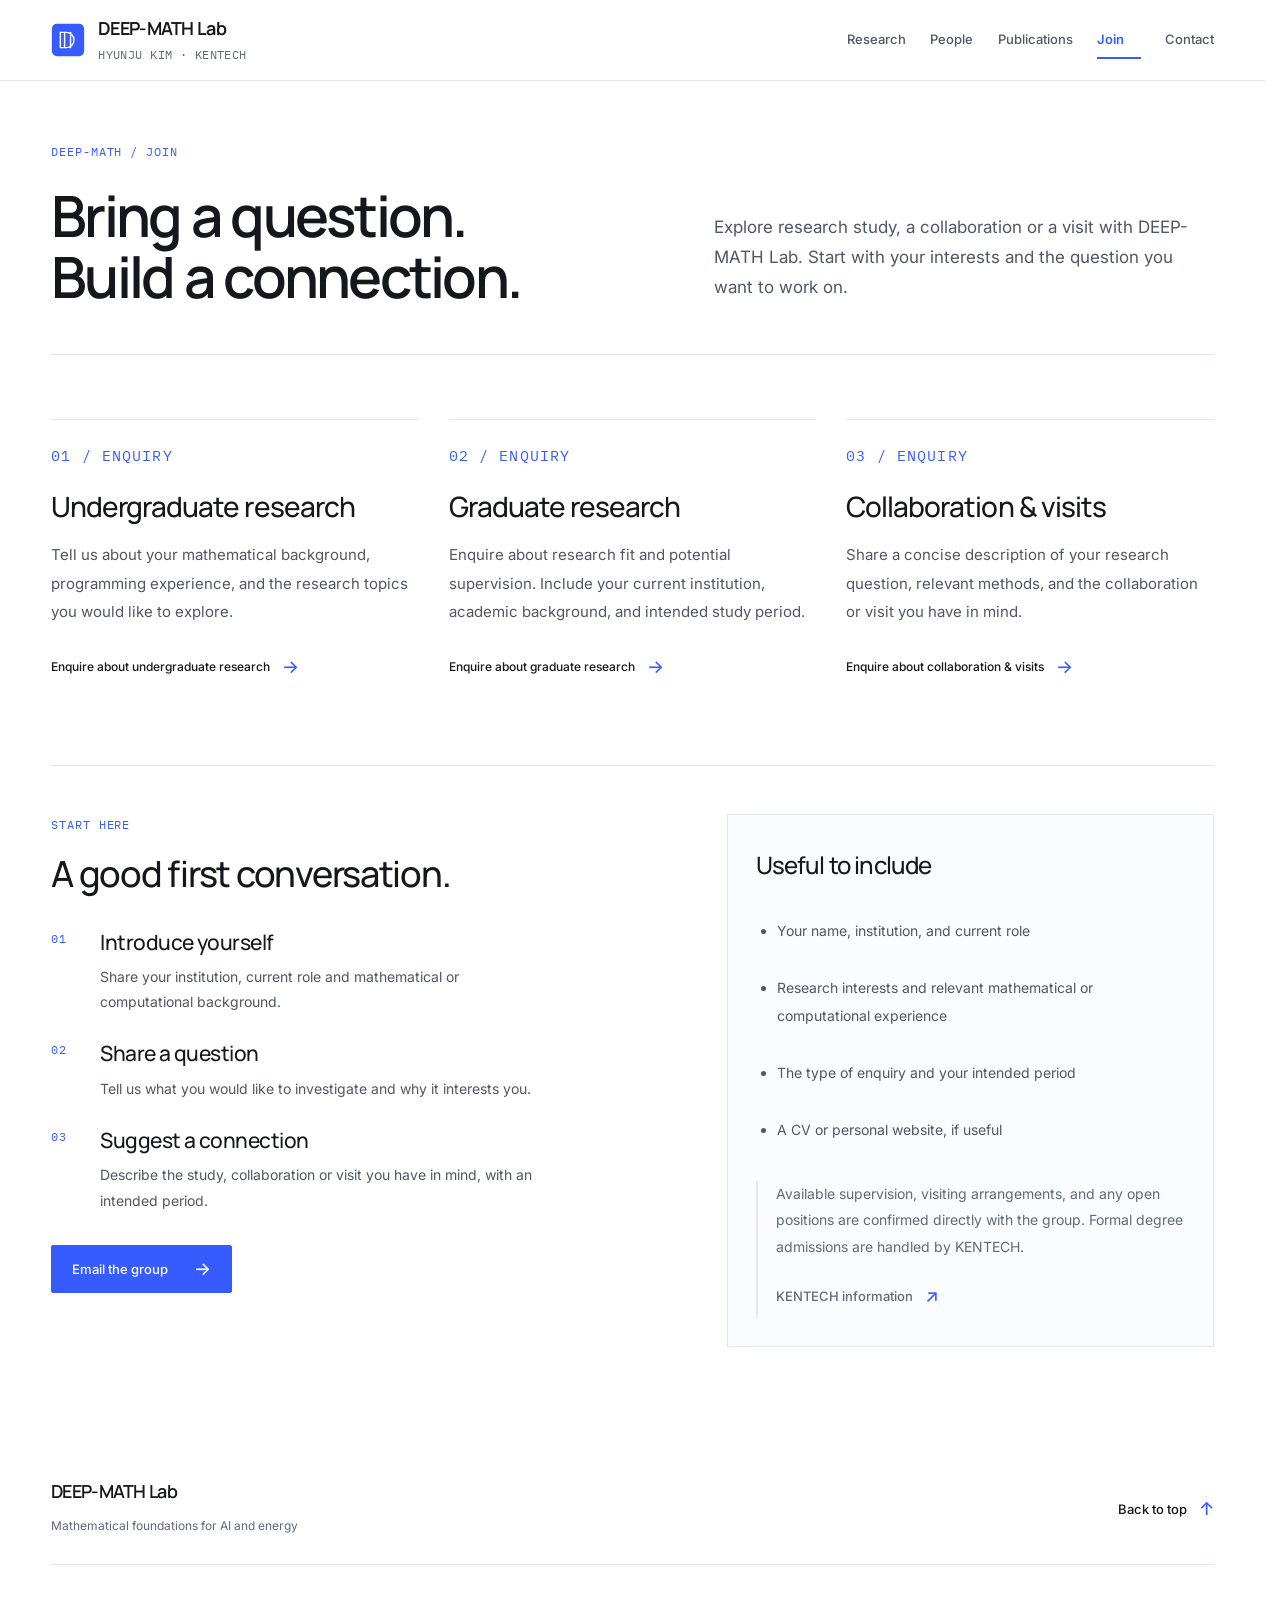
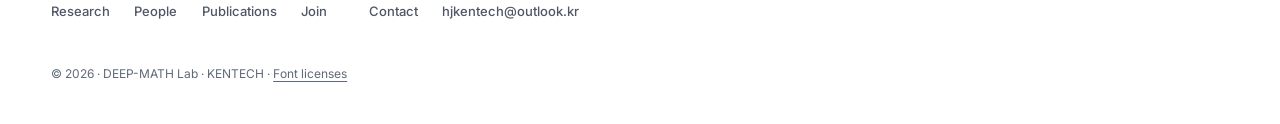
<file: join.html>
<!doctype html>
<html lang="en"><head>
  <meta charset="utf-8"><meta name="viewport" content="width=device-width, initial-scale=1">
  
  <meta name="color-scheme" content="light"><meta name="referrer" content="strict-origin-when-cross-origin">
  <title>Join | DEEP-MATH Lab | KENTECH</title><meta name="description" content="Explore research study, a collaboration or a visit with DEEP-MATH Lab. Start with your interests and the question you want to work on.">
  <meta name="theme-color" content="#ffffff"><meta name="robots" content="index,follow">
  <link rel="canonical" href="https://deepmathlab.github.io/join.html"><meta property="og:type" content="website"><meta property="og:site_name" content="DEEP-MATH Lab">
  <meta property="og:title" content="Join | DEEP-MATH Lab | KENTECH"><meta property="og:description" content="Explore research study, a collaboration or a visit with DEEP-MATH Lab. Start with your interests and the question you want to work on."><meta property="og:url" content="https://deepmathlab.github.io/join.html">
  <meta property="og:locale" content="en_US"><meta property="og:image" content="https://deepmathlab.github.io/share-card.png?v=1.4.1"><meta property="og:image:secure_url" content="https://deepmathlab.github.io/share-card.png?v=1.4.1">
  <meta property="og:image:type" content="image/png"><meta property="og:image:width" content="1200"><meta property="og:image:height" content="630"><meta property="og:image:alt" content="DEEP-MATH Lab — Mathematical foundations for AI and energy at KENTECH">
  <meta name="twitter:card" content="summary_large_image"><meta name="twitter:title" content="Join | DEEP-MATH Lab | KENTECH"><meta name="twitter:description" content="Explore research study, a collaboration or a visit with DEEP-MATH Lab. Start with your interests and the question you want to work on."><meta name="twitter:image" content="https://deepmathlab.github.io/share-card.png?v=1.4.1"><link rel="image_src" href="https://deepmathlab.github.io/share-card.png?v=1.4.1">
  <link rel="icon" href="./favicon.svg?v=1.4.1" type="image/svg+xml"><link rel="stylesheet" href="./styles.css?v=1.4.1">
  <script src="./app.js?v=1.4.1" defer></script>
</head><body class="lang-en page-join" id="top">
  <a class="skip-link" href="#main">Skip to main content</a><header class="site-header"><div class="container header-inner"><a class="wordmark" href="./index.html" aria-label="DEEP-MATH Lab home">
    <svg class="logo" viewBox="0 0 40 40" aria-hidden="true"><rect x="1" y="1" width="38" height="38" rx="6" fill="#365BFF"/><path d="M11 29V11h7a8 8 0 0 1 0 18h-7m12-18v18m-7-18v18" fill="none" stroke="#fff" stroke-width="1.7" stroke-linecap="round"/></svg><span><strong>DEEP-MATH Lab</strong><small>HYUNJU KIM · KENTECH</small></span></a>
    <div class="header-actions"><nav id="navigation" aria-label="Primary navigation"><a href="./research.html">Research</a><a href="./people.html">People</a><a href="./publications.html">Publications</a><a href="./join.html" aria-current="page">Join</a><a href="./contact.html">Contact</a></nav><button class="menu-toggle" aria-label="Open navigation" aria-expanded="false" aria-controls="navigation"><span></span><span></span></button></div></div></header>
  <main id="main" tabindex="-1"><section class="page-hero container"><p class="eyebrow">DEEP-MATH / Join</p><div class="page-hero-layout"><h1>Bring a question.<br>
Build a connection.</h1><p class="page-intro">Explore research study, a collaboration or a visit with DEEP-MATH Lab. Start with your interests and the question you want to work on.</p></div></section><section class="page-content container"><div class="join-grid"><article class="join-card"><p class="eyebrow">01 / ENQUIRY</p><h2>Undergraduate research</h2><p>Tell us about your mathematical background, programming experience, and the research topics you would like to explore.</p><a class="text-link" data-link-kind="internal" href="mailto:hjkentech@outlook.kr?subject=DEEP-MATH%20enquiry%3A%20Undergraduate%20research">Enquire about undergraduate research<span aria-hidden="true">→</span></a></article><article class="join-card"><p class="eyebrow">02 / ENQUIRY</p><h2>Graduate research</h2><p>Enquire about research fit and potential supervision. Include your current institution, academic background, and intended study period.</p><a class="text-link" data-link-kind="internal" href="mailto:hjkentech@outlook.kr?subject=DEEP-MATH%20enquiry%3A%20Graduate%20research">Enquire about graduate research<span aria-hidden="true">→</span></a></article><article class="join-card"><p class="eyebrow">03 / ENQUIRY</p><h2>Collaboration &amp; visits</h2><p>Share a concise description of your research question, relevant methods, and the collaboration or visit you have in mind.</p><a class="text-link" data-link-kind="internal" href="mailto:hjkentech@outlook.kr?subject=DEEP-MATH%20enquiry%3A%20Collaboration%20%26%20visits">Enquire about collaboration &amp; visits<span aria-hidden="true">→</span></a></article></div><div class="enquiry-preparation"><div><p class="eyebrow">START HERE</p><h2>A good first conversation.</h2><ol class="enquiry-process"><li><span class="eyebrow">01</span><div><h3>Introduce yourself</h3><p>Share your institution, current role and mathematical or computational background.</p></div></li><li><span class="eyebrow">02</span><div><h3>Share a question</h3><p>Tell us what you would like to investigate and why it interests you.</p></div></li><li><span class="eyebrow">03</span><div><h3>Suggest a connection</h3><p>Describe the study, collaboration or visit you have in mind, with an intended period.</p></div></li></ol><a class="button-primary" data-link-kind="internal" href="mailto:hjkentech@outlook.kr">Email the group<span aria-hidden="true">→</span></a></div><aside class="enquiry-aside"><h3>Useful to include</h3><ul class="enquiry-list"><li>Your name, institution, and current role</li><li>Research interests and relevant mathematical or computational experience</li><li>The type of enquiry and your intended period</li><li>A CV or personal website, if useful</li></ul><div class="join-note"><p>Available supervision, visiting arrangements, and any open positions are confirmed directly with the group. Formal degree admissions are handled by KENTECH.</p><a class="text-link" data-link-kind="external" href="https://www.kentech.ac.kr/" target="_blank" rel="noopener noreferrer">KENTECH information<span aria-hidden="true">↗</span></a></div></aside></div></section></main><footer class="site-footer"><div class="container"><div class="footer-top"><div><strong>DEEP-MATH Lab</strong><span>Mathematical foundations for AI and energy</span></div><a class="text-link" data-link-kind="internal" href="#top">Back to top<span aria-hidden="true">↑</span></a></div><nav class="footer-navigation" aria-label="Explore the lab"><a href="./research.html">Research</a><a href="./people.html">People</a><a href="./publications.html">Publications</a><a href="./join.html">Join</a><a href="./contact.html">Contact</a><a href="mailto:hjkentech@outlook.kr">hjkentech@outlook.kr</a></nav><div class="footer-bottom"><span>© 2026 · DEEP-MATH Lab · KENTECH · <a class="font-license-link" href="https://github.com/DeepMathLab/DeepMathLab.github.io/blob/main/ASSET_LICENSES.md" target="_blank" rel="noopener noreferrer">Font licenses</a></span></div></div></footer>
</body></html>
</file>
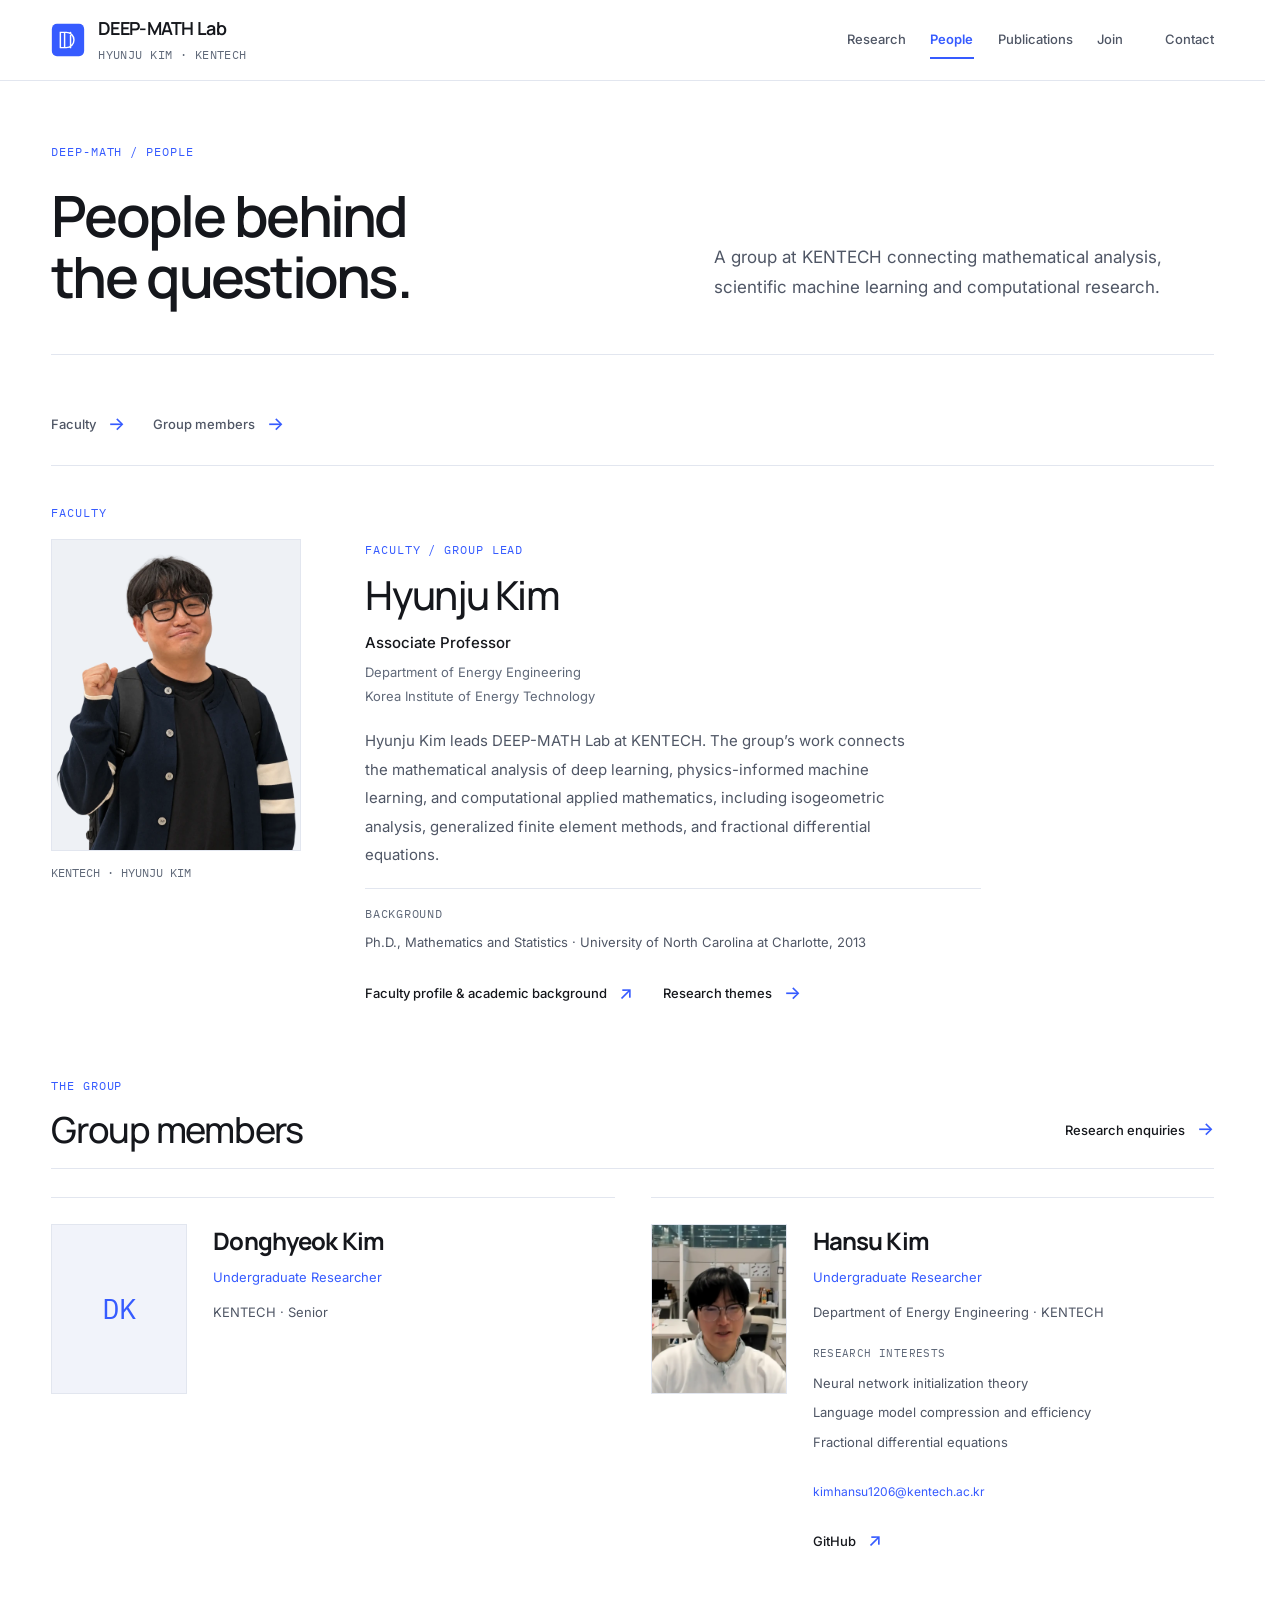
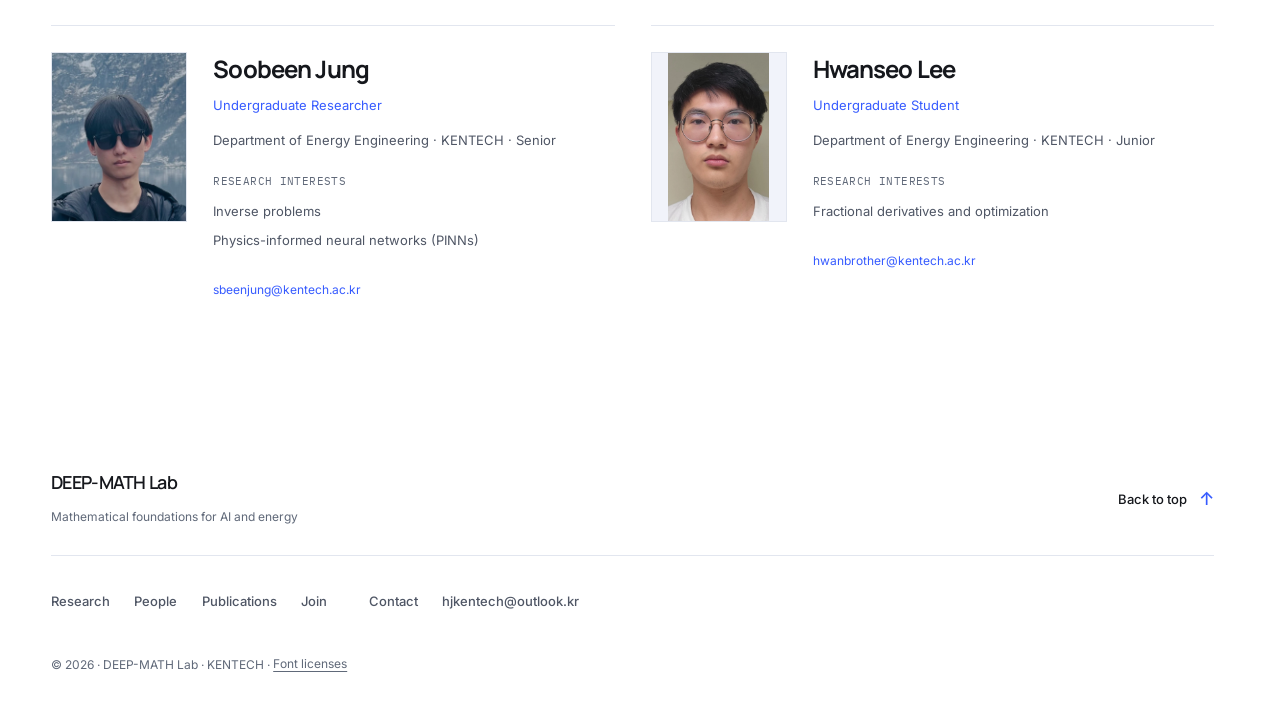
<file: people.html>
<!doctype html>
<html lang="en"><head>
  <meta charset="utf-8"><meta name="viewport" content="width=device-width, initial-scale=1">
  
  <meta name="color-scheme" content="light"><meta name="referrer" content="strict-origin-when-cross-origin">
  <title>People | DEEP-MATH Lab | KENTECH</title><meta name="description" content="A group at KENTECH connecting mathematical analysis, scientific machine learning and computational research.">
  <meta name="theme-color" content="#ffffff"><meta name="robots" content="index,follow">
  <link rel="canonical" href="https://deepmathlab.github.io/people.html"><meta property="og:type" content="website"><meta property="og:site_name" content="DEEP-MATH Lab">
  <meta property="og:title" content="People | DEEP-MATH Lab | KENTECH"><meta property="og:description" content="A group at KENTECH connecting mathematical analysis, scientific machine learning and computational research."><meta property="og:url" content="https://deepmathlab.github.io/people.html">
  <meta property="og:locale" content="en_US"><meta property="og:image" content="https://deepmathlab.github.io/share-card.png?v=1.4.1"><meta property="og:image:secure_url" content="https://deepmathlab.github.io/share-card.png?v=1.4.1">
  <meta property="og:image:type" content="image/png"><meta property="og:image:width" content="1200"><meta property="og:image:height" content="630"><meta property="og:image:alt" content="DEEP-MATH Lab — Mathematical foundations for AI and energy at KENTECH">
  <meta name="twitter:card" content="summary_large_image"><meta name="twitter:title" content="People | DEEP-MATH Lab | KENTECH"><meta name="twitter:description" content="A group at KENTECH connecting mathematical analysis, scientific machine learning and computational research."><meta name="twitter:image" content="https://deepmathlab.github.io/share-card.png?v=1.4.1"><link rel="image_src" href="https://deepmathlab.github.io/share-card.png?v=1.4.1">
  <link rel="icon" href="./favicon.svg?v=1.4.1" type="image/svg+xml"><link rel="stylesheet" href="./styles.css?v=1.4.1">
  <script src="./app.js?v=1.4.1" defer></script>
</head><body class="lang-en page-people" id="top">
  <a class="skip-link" href="#main">Skip to main content</a><header class="site-header"><div class="container header-inner"><a class="wordmark" href="./index.html" aria-label="DEEP-MATH Lab home">
    <svg class="logo" viewBox="0 0 40 40" aria-hidden="true"><rect x="1" y="1" width="38" height="38" rx="6" fill="#365BFF"/><path d="M11 29V11h7a8 8 0 0 1 0 18h-7m12-18v18m-7-18v18" fill="none" stroke="#fff" stroke-width="1.7" stroke-linecap="round"/></svg><span><strong>DEEP-MATH Lab</strong><small>HYUNJU KIM · KENTECH</small></span></a>
    <div class="header-actions"><nav id="navigation" aria-label="Primary navigation"><a href="./research.html">Research</a><a href="./people.html" aria-current="page">People</a><a href="./publications.html">Publications</a><a href="./join.html">Join</a><a href="./contact.html">Contact</a></nav><button class="menu-toggle" aria-label="Open navigation" aria-expanded="false" aria-controls="navigation"><span></span><span></span></button></div></div></header>
  <main id="main" tabindex="-1"><section class="page-hero container"><p class="eyebrow">DEEP-MATH / People</p><div class="page-hero-layout"><h1>People behind<br>
the questions.</h1><p class="page-intro">A group at KENTECH connecting mathematical analysis, scientific machine learning and computational research.</p></div></section><section class="page-content container"><nav class="directory-nav" aria-label="People sections"><a class="text-link" data-link-kind="internal" href="#hyunju-kim">Faculty<span aria-hidden="true">→</span></a><a class="text-link" data-link-kind="internal" href="#researchers">Group members<span aria-hidden="true">→</span></a></nav><h2 class="eyebrow section-number">Faculty</h2><article class="pi-profile" id="hyunju-kim"><figure class="pi-portrait"><img src="./hyunju-kim-portrait.webp" width="640" height="800" alt="Hyunju Kim" loading="lazy" decoding="async"><figcaption>KENTECH · HYUNJU KIM</figcaption></figure>
      <div class="pi-text"><p class="eyebrow">FACULTY / GROUP LEAD</p><h3>Hyunju Kim</h3><p class="pi-role">Associate Professor</p><p class="pi-department">Department of Energy Engineering<br>
Korea Institute of Energy Technology</p><p class="pi-description">Hyunju Kim leads DEEP-MATH Lab at KENTECH. The group’s work connects the mathematical analysis of deep learning, physics-informed machine learning, and computational applied mathematics, including isogeometric analysis, generalized finite element methods, and fractional differential equations.</p><p class="pi-education"><span>BACKGROUND</span>Ph.D., Mathematics and Statistics · University of North Carolina at Charlotte, 2013</p><div class="faculty-links"><a class="text-link" data-link-kind="external" href="https://kentech.ac.kr/submenu.do?menuurl=yar34NkQy16gucKYFAFqrw%3D%3D&amp;siteName=hjkim" target="_blank" rel="noopener noreferrer">Faculty profile &amp; academic background<span aria-hidden="true">↗</span></a><a class="text-link" data-link-kind="internal" href="./research.html">Research themes<span aria-hidden="true">→</span></a></div></div></article><div class="members-heading" id="researchers"><div><p class="eyebrow">THE GROUP</p><h2>Group members</h2></div><a class="text-link" data-link-kind="internal" href="./join.html">Research enquiries<span aria-hidden="true">→</span></a></div><div class="people-grid"><article class="profile-card" id="member-dk"><div class="portrait-slot">DK</div><div class="profile-copy"><h3>Donghyeok Kim</h3><p class="profile-role">Undergraduate Researcher</p><p class="profile-affiliation">KENTECH · Senior</p><div class="profile-links"></div></div></article><article class="profile-card" id="member-hk"><div class="portrait-slot portrait-slot--photo"><img src="./hansu-kim.webp" width="472" height="472" alt="Hansu Kim" loading="lazy" decoding="async"></div><div class="profile-copy"><h3>Hansu Kim</h3><p class="profile-role">Undergraduate Researcher</p><p class="profile-affiliation">Department of Energy Engineering · KENTECH</p><div class="profile-interests"><h4>Research interests</h4><ul><li>Neural network initialization theory</li><li>Language model compression and efficiency</li><li>Fractional differential equations</li></ul></div><div class="profile-links"><a class="profile-email" href="mailto:kimhansu1206@kentech.ac.kr">kimhansu1206@kentech.ac.kr</a><a class="text-link" data-link-kind="external" href="https://github.com/CheongJea" target="_blank" rel="noopener noreferrer">GitHub<span aria-hidden="true">↗</span></a></div></div></article><article class="profile-card" id="member-sj"><div class="portrait-slot portrait-slot--photo"><img src="./soobeen-jung.webp" width="600" height="701" alt="Soobeen Jung" loading="lazy" decoding="async"></div><div class="profile-copy"><h3>Soobeen Jung</h3><p class="profile-role">Undergraduate Researcher</p><p class="profile-affiliation">Department of Energy Engineering · KENTECH · Senior</p><div class="profile-interests"><h4>Research interests</h4><ul><li>Inverse problems</li><li>Physics-informed neural networks (PINNs)</li></ul></div><div class="profile-links"><a class="profile-email" href="mailto:sbeenjung@kentech.ac.kr">sbeenjung@kentech.ac.kr</a></div></div></article><article class="profile-card" id="member-hl"><div class="portrait-slot portrait-slot--photo portrait-slot--contain"><img src="./hwanseo-lee.webp" width="600" height="992" alt="Hwanseo Lee" loading="lazy" decoding="async"></div><div class="profile-copy"><h3>Hwanseo Lee</h3><p class="profile-role">Undergraduate Student</p><p class="profile-affiliation">Department of Energy Engineering · KENTECH · Junior</p><div class="profile-interests"><h4>Research interests</h4><ul><li>Fractional derivatives and optimization</li></ul></div><div class="profile-links"><a class="profile-email" href="mailto:hwanbrother@kentech.ac.kr">hwanbrother@kentech.ac.kr</a></div></div></article></div></section></main><footer class="site-footer"><div class="container"><div class="footer-top"><div><strong>DEEP-MATH Lab</strong><span>Mathematical foundations for AI and energy</span></div><a class="text-link" data-link-kind="internal" href="#top">Back to top<span aria-hidden="true">↑</span></a></div><nav class="footer-navigation" aria-label="Explore the lab"><a href="./research.html">Research</a><a href="./people.html">People</a><a href="./publications.html">Publications</a><a href="./join.html">Join</a><a href="./contact.html">Contact</a><a href="mailto:hjkentech@outlook.kr">hjkentech@outlook.kr</a></nav><div class="footer-bottom"><span>© 2026 · DEEP-MATH Lab · KENTECH · <a class="font-license-link" href="https://github.com/DeepMathLab/DeepMathLab.github.io/blob/main/ASSET_LICENSES.md" target="_blank" rel="noopener noreferrer">Font licenses</a></span></div></div></footer>
</body></html>
</file>
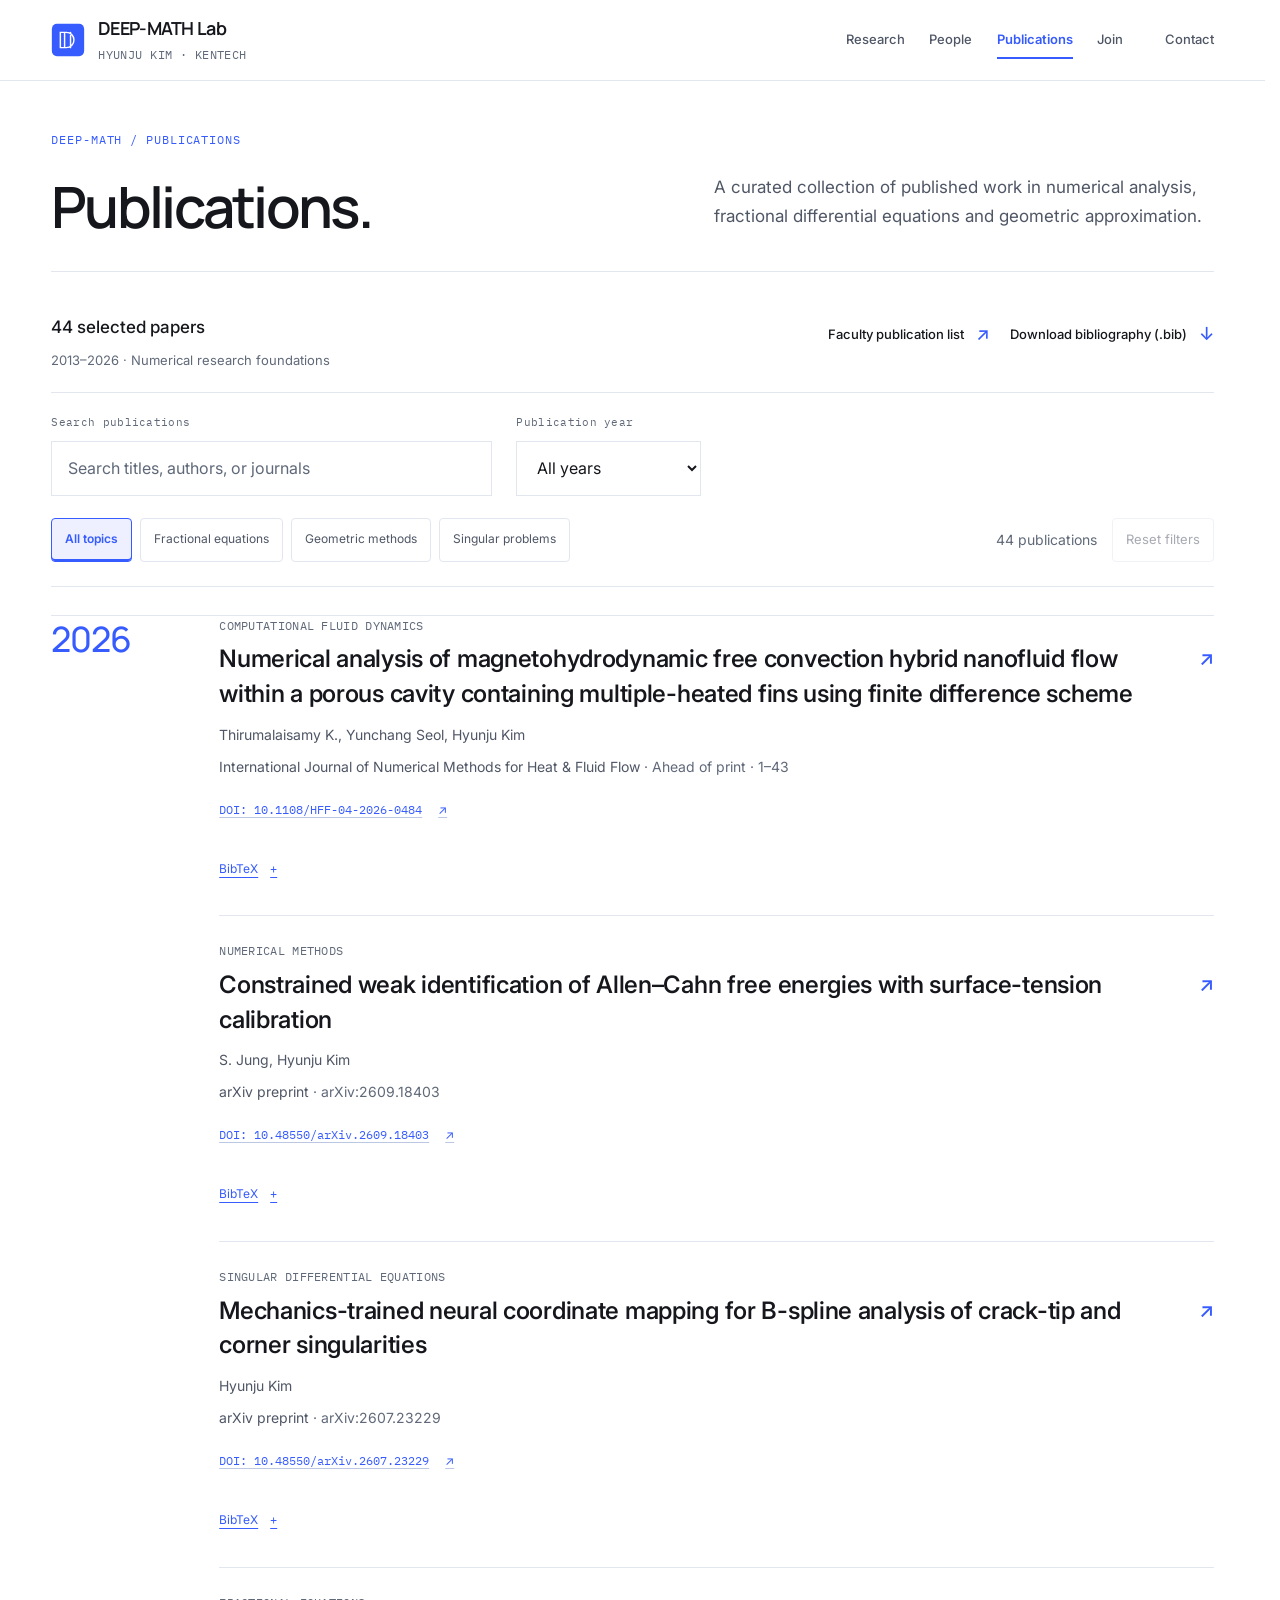
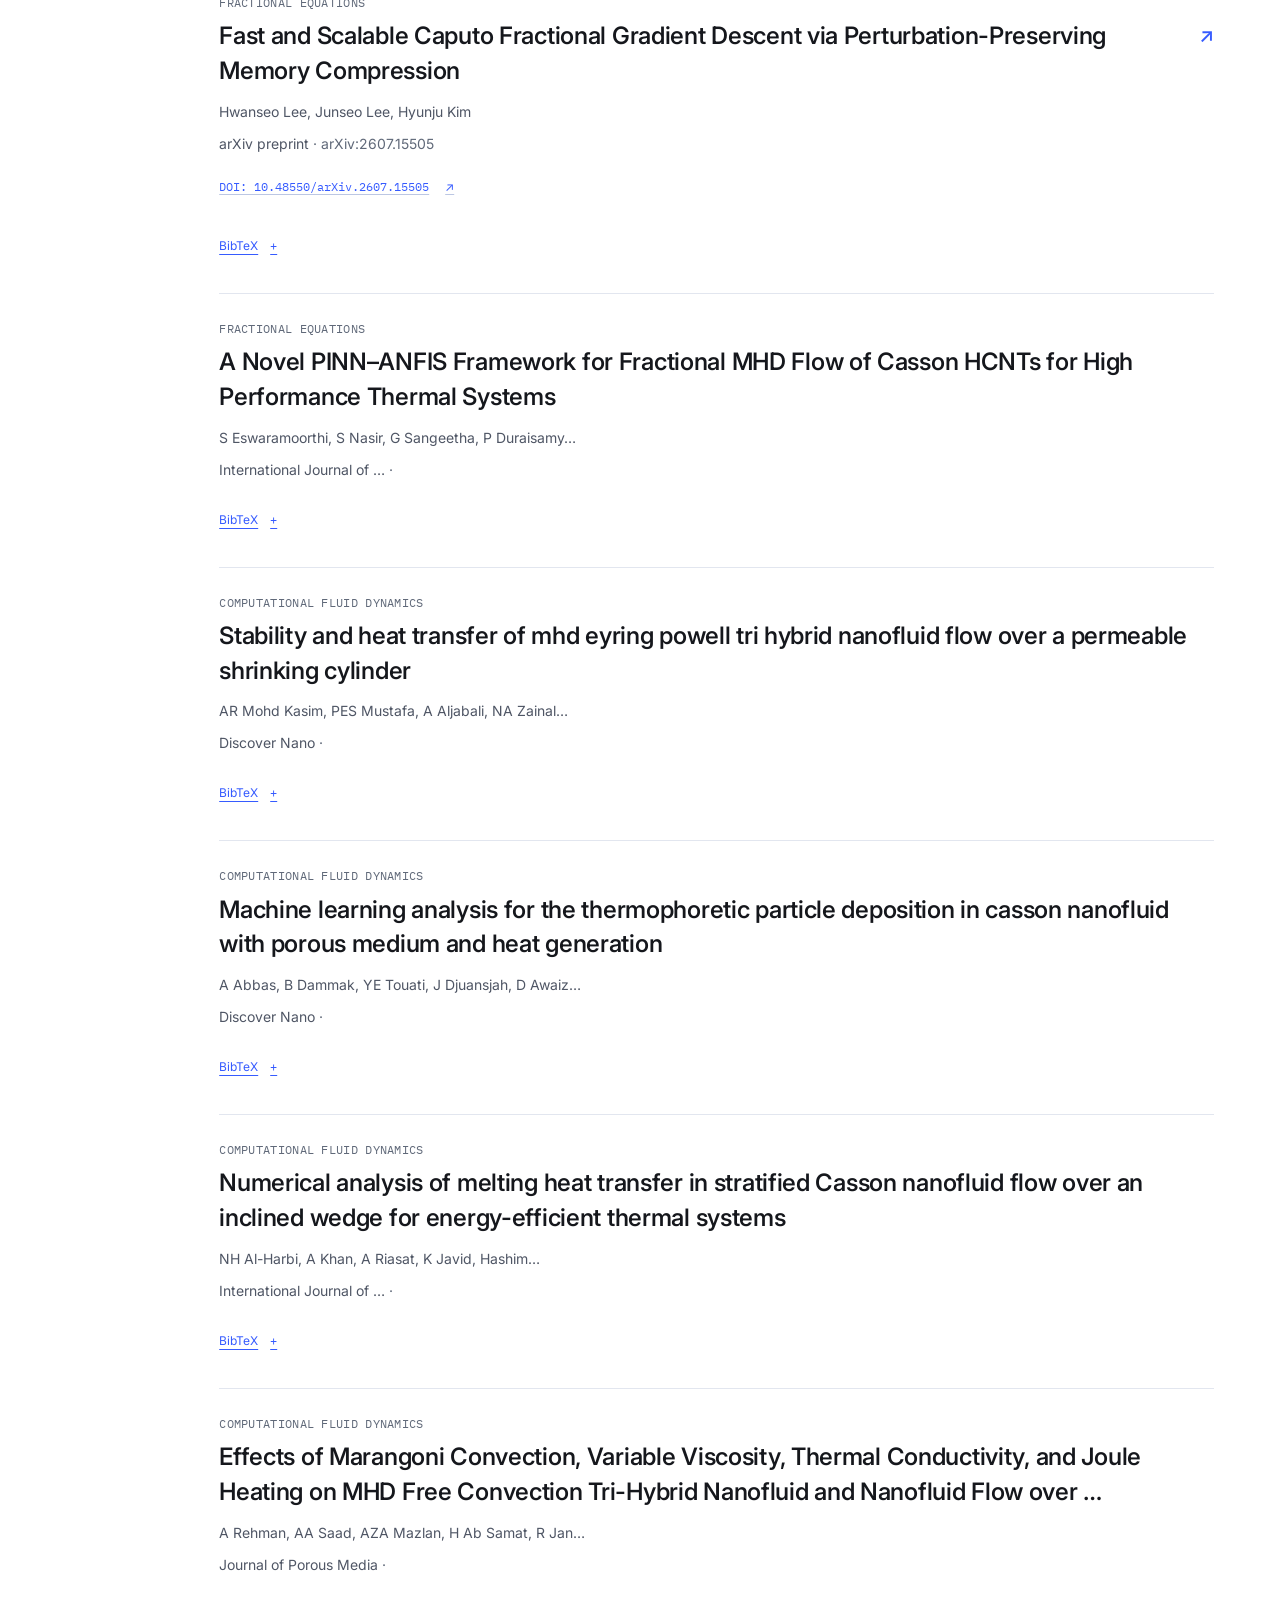
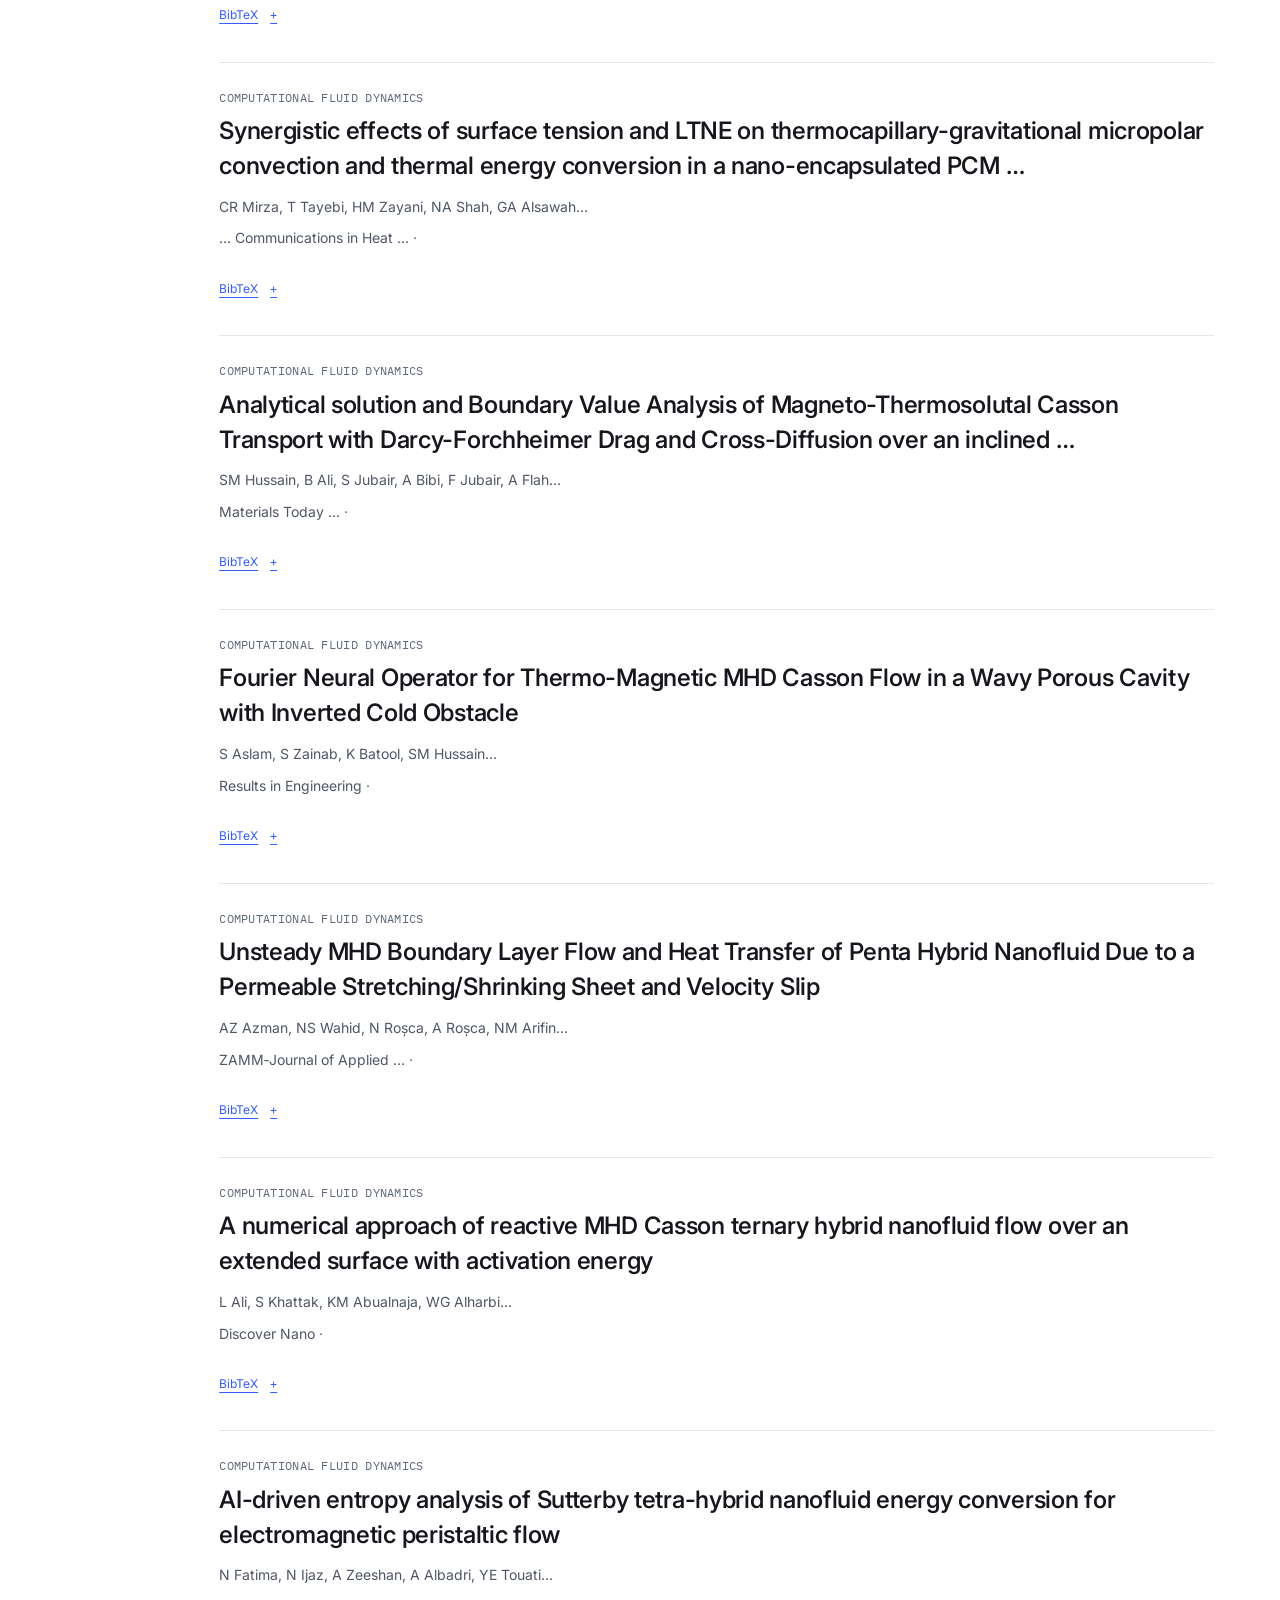
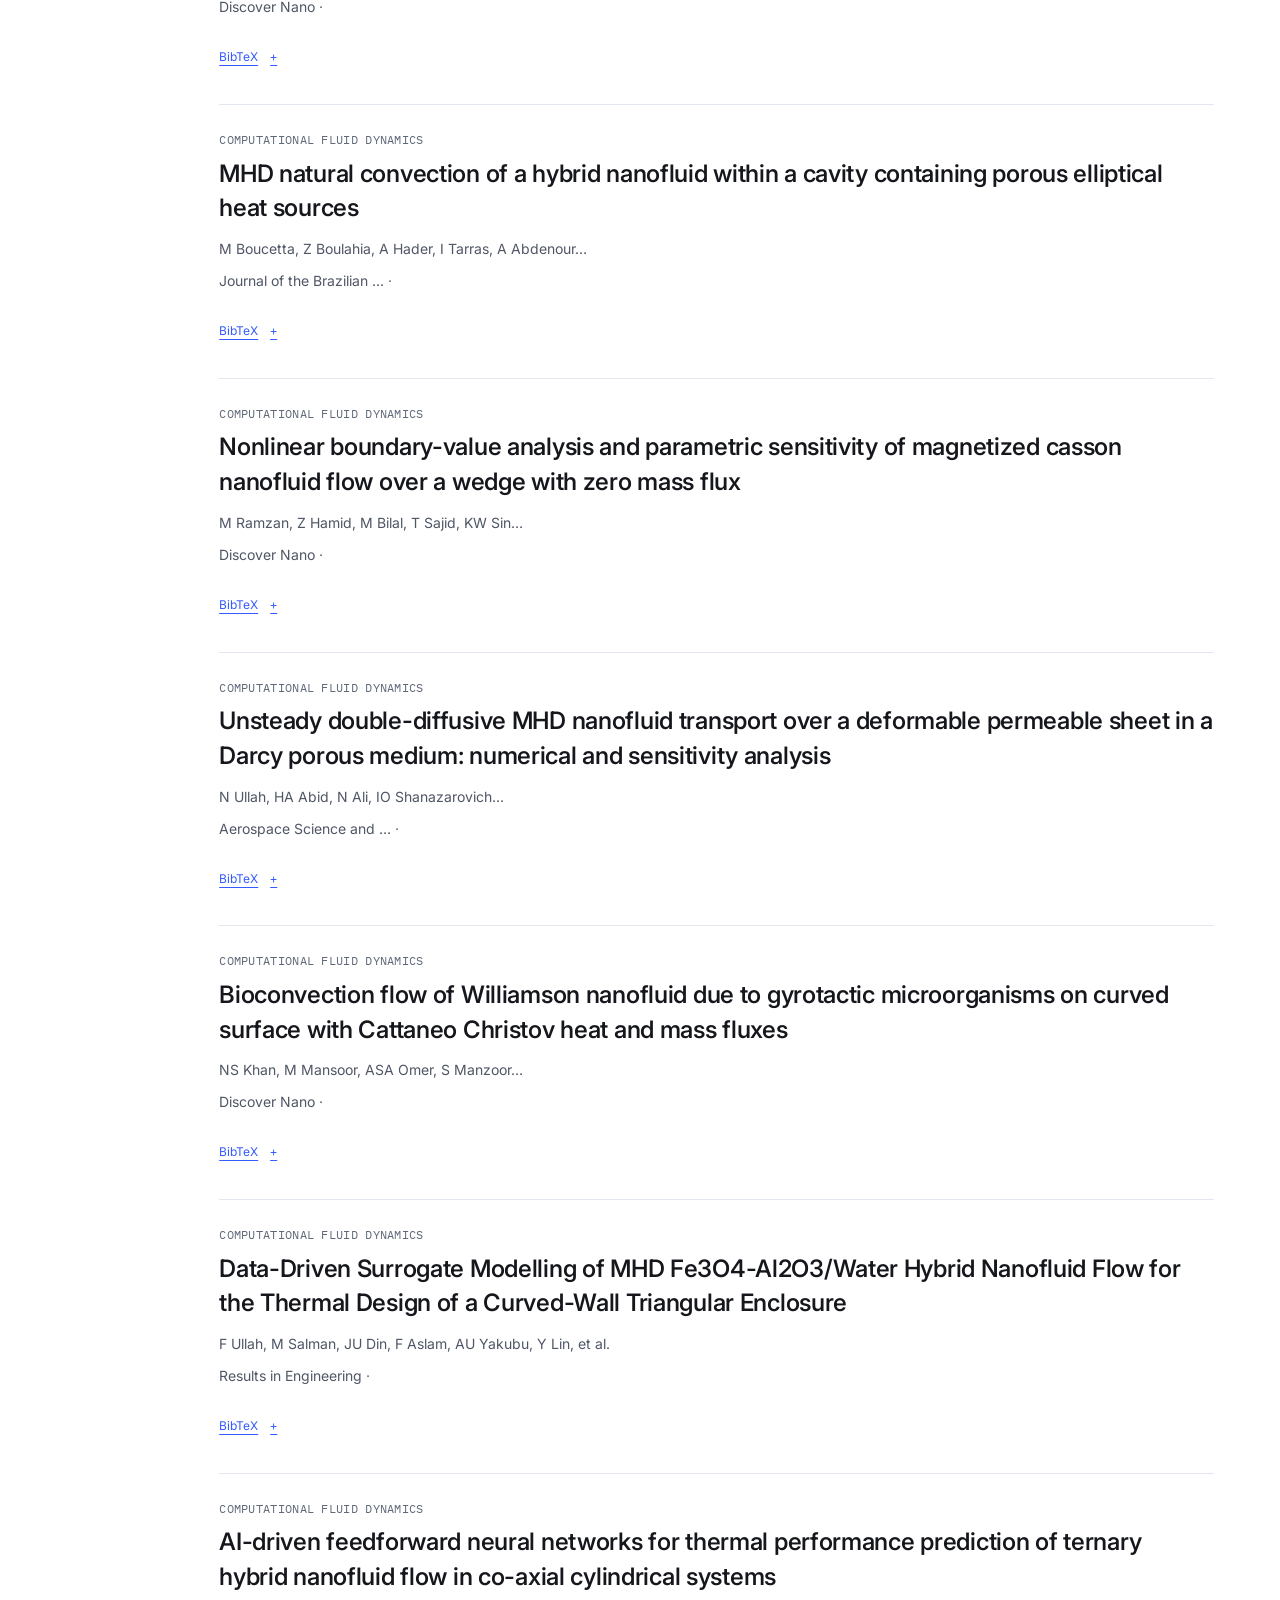
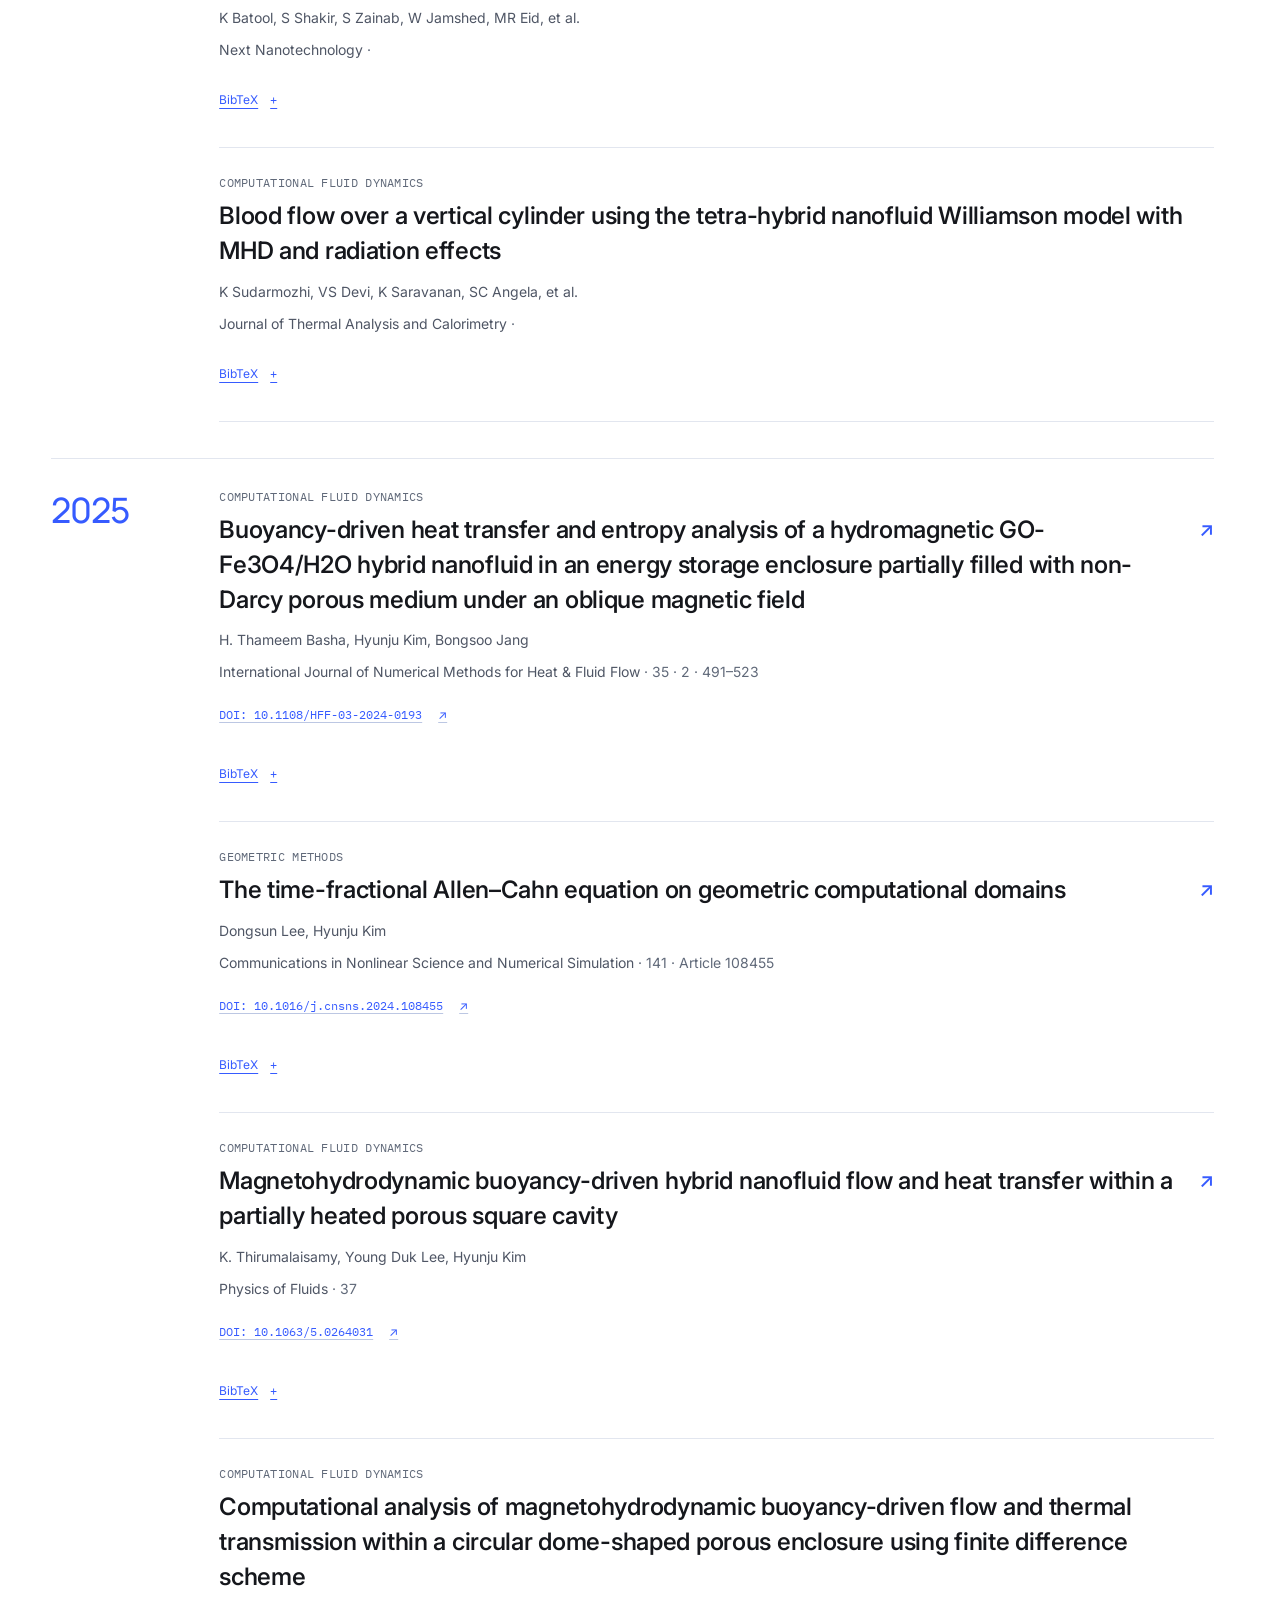
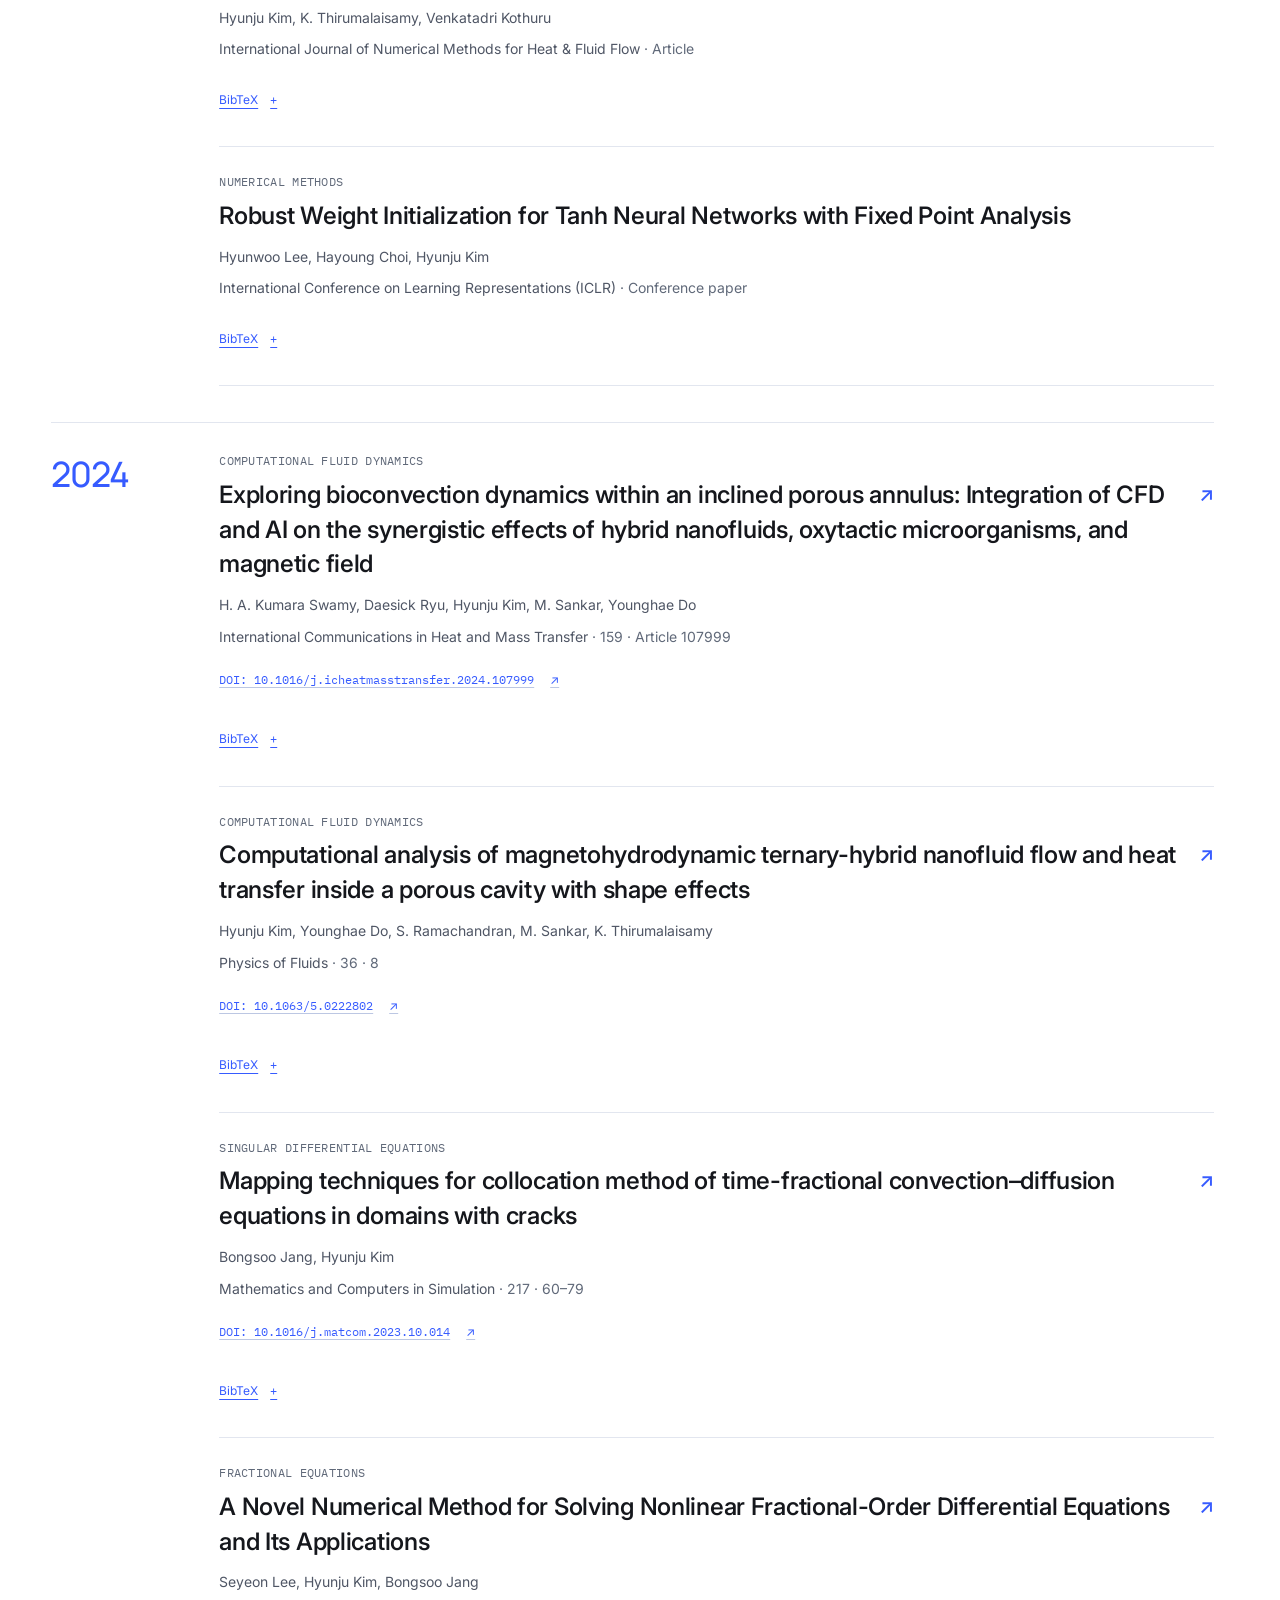
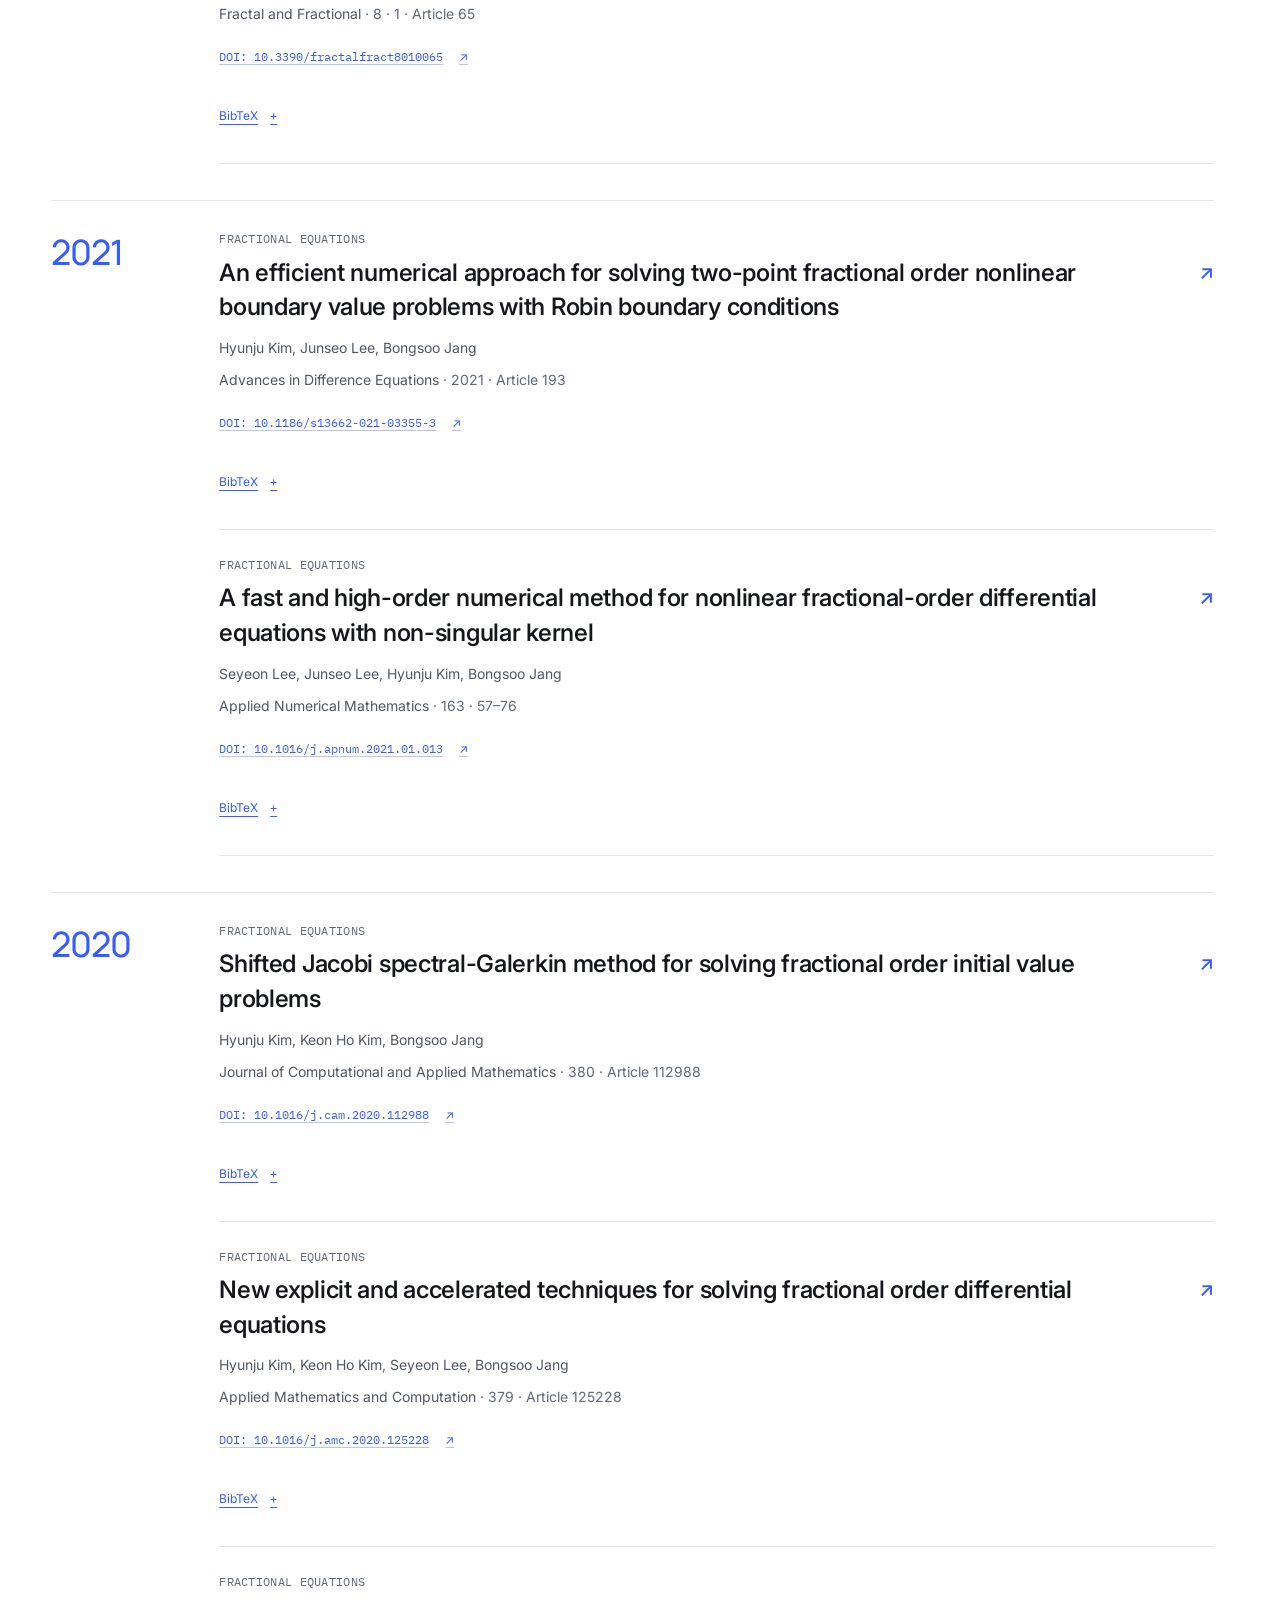
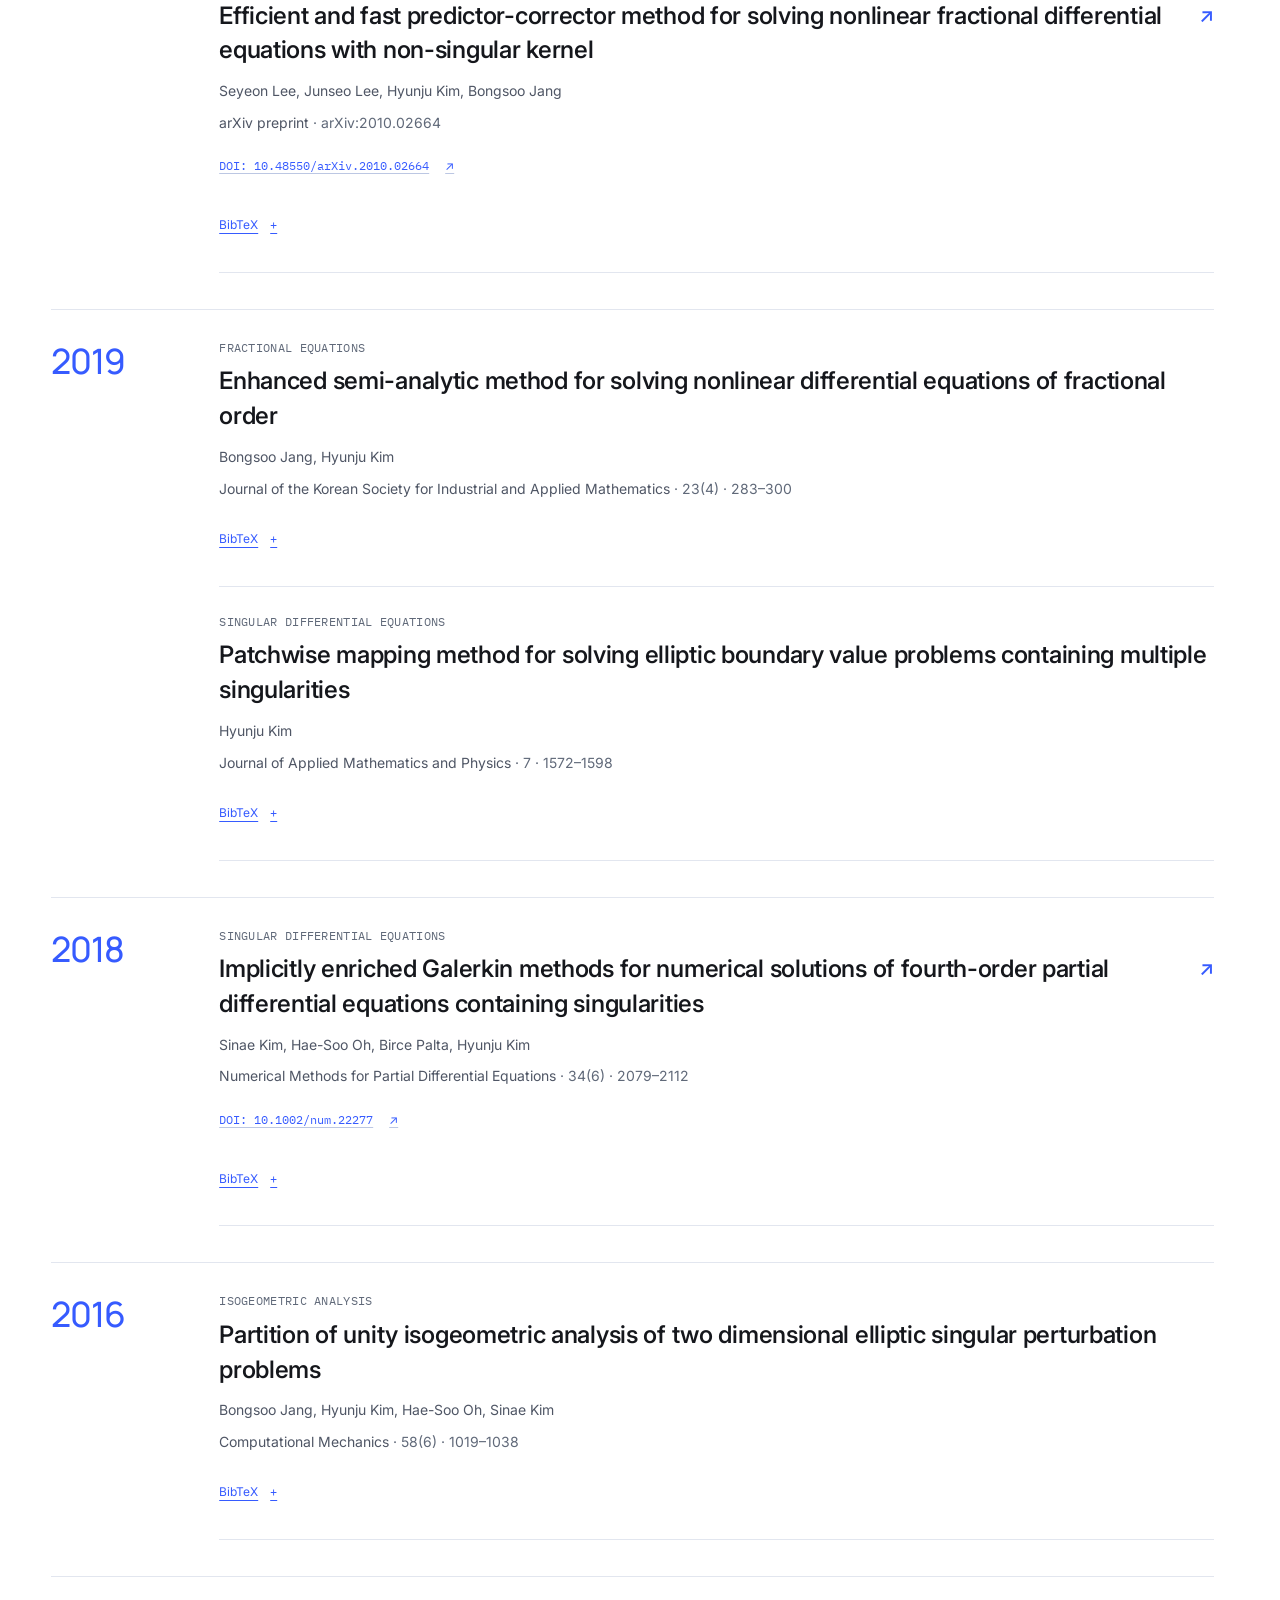
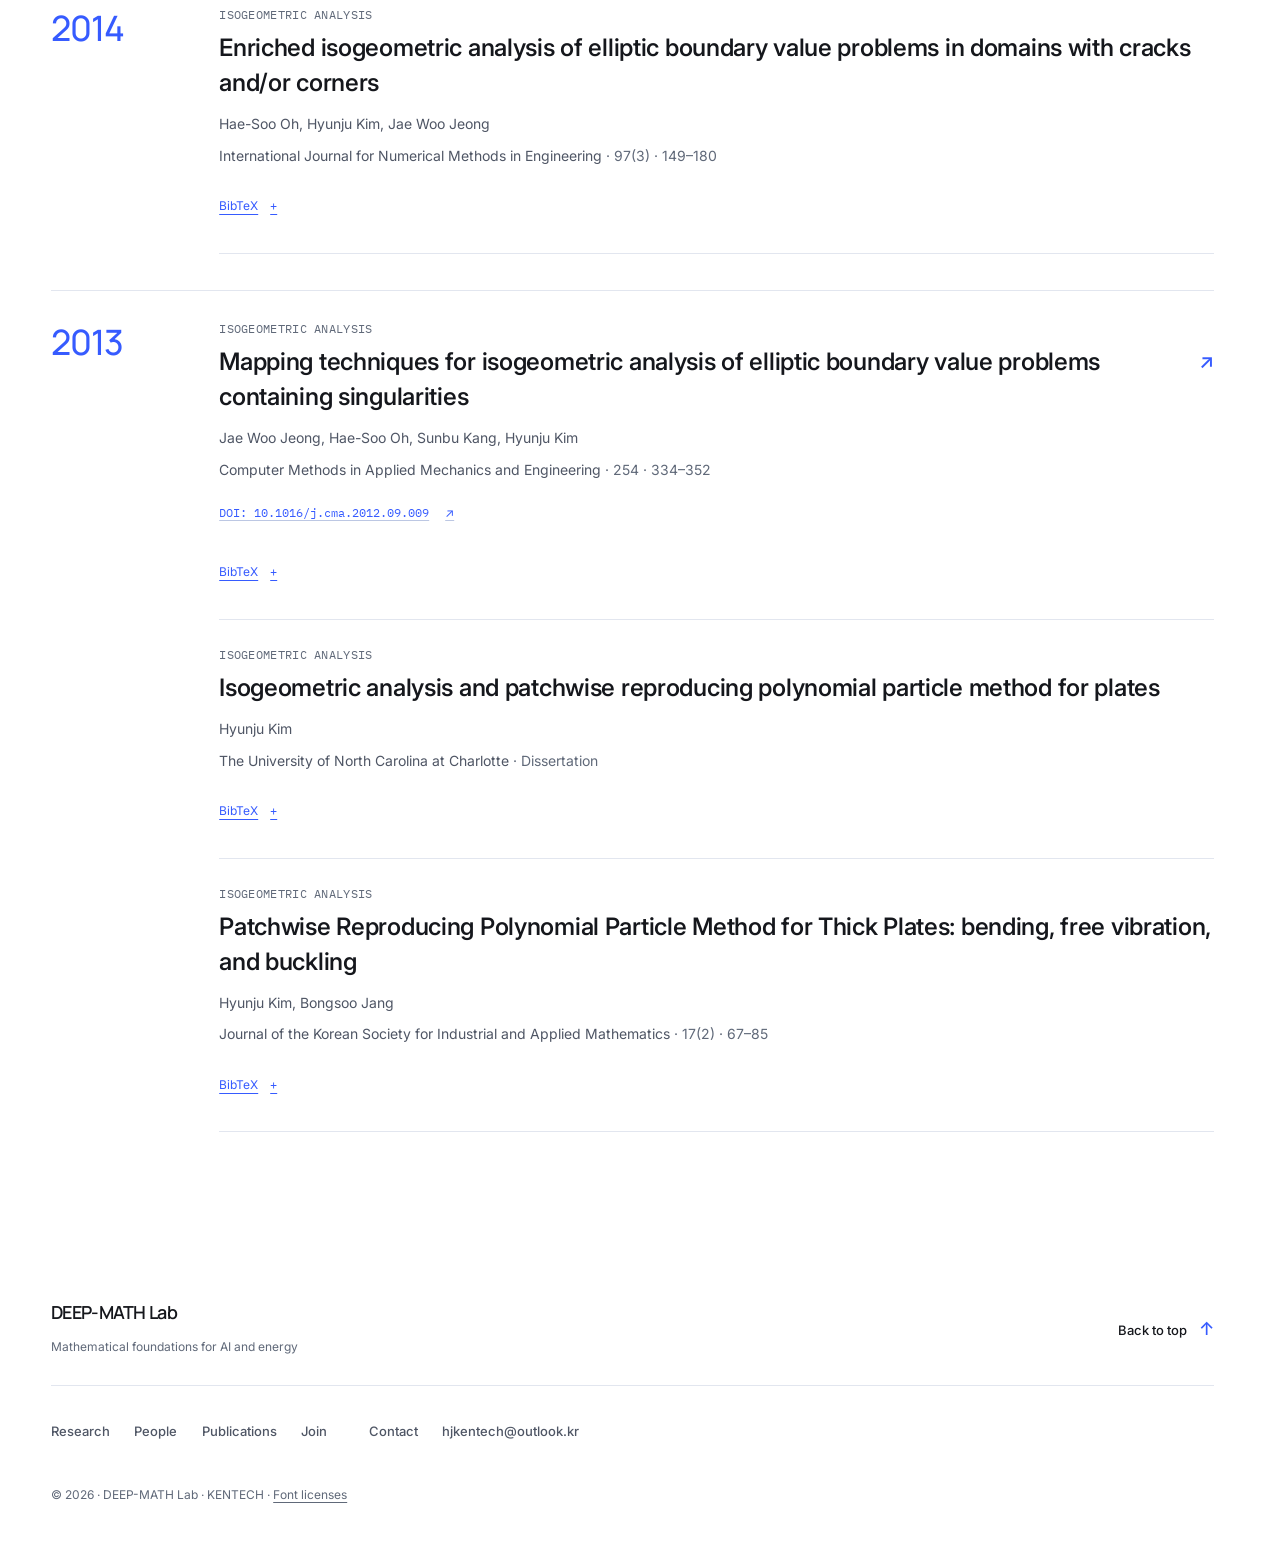
<file: publications.html>
<!doctype html>
<html lang="en"><head>
  <meta charset="utf-8"><meta name="viewport" content="width=device-width, initial-scale=1">
  
  <meta name="color-scheme" content="light"><meta name="referrer" content="strict-origin-when-cross-origin">
  <title>Publications | DEEP-MATH Lab | KENTECH</title><meta name="description" content="A curated collection of published work in numerical analysis, fractional differential equations and geometric approximation.">
  <meta name="theme-color" content="#ffffff"><meta name="robots" content="index,follow">
  <link rel="canonical" href="https://deepmathlab.github.io/publications.html"><meta property="og:type" content="website"><meta property="og:site_name" content="DEEP-MATH Lab">
  <meta property="og:title" content="Publications | DEEP-MATH Lab | KENTECH"><meta property="og:description" content="A curated collection of published work in numerical analysis, fractional differential equations and geometric approximation."><meta property="og:url" content="https://deepmathlab.github.io/publications.html">
  <meta property="og:locale" content="en_US"><meta property="og:image" content="https://deepmathlab.github.io/share-card.png?v=1.4.1"><meta property="og:image:secure_url" content="https://deepmathlab.github.io/share-card.png?v=1.4.1">
  <meta property="og:image:type" content="image/png"><meta property="og:image:width" content="1200"><meta property="og:image:height" content="630"><meta property="og:image:alt" content="DEEP-MATH Lab — Mathematical foundations for AI and energy at KENTECH">
  <meta name="twitter:card" content="summary_large_image"><meta name="twitter:title" content="Publications | DEEP-MATH Lab | KENTECH"><meta name="twitter:description" content="A curated collection of published work in numerical analysis, fractional differential equations and geometric approximation."><meta name="twitter:image" content="https://deepmathlab.github.io/share-card.png?v=1.4.1"><link rel="image_src" href="https://deepmathlab.github.io/share-card.png?v=1.4.1">
  <link rel="icon" href="./favicon.svg?v=1.4.1" type="image/svg+xml"><link rel="stylesheet" href="./styles.css?v=1.4.1">
  <script src="./app.js?v=1.4.1" defer></script>
</head><body class="lang-en page-publications" id="top">
  <a class="skip-link" href="#main">Skip to main content</a><header class="site-header"><div class="container header-inner"><a class="wordmark" href="./index.html" aria-label="DEEP-MATH Lab home">
    <svg class="logo" viewBox="0 0 40 40" aria-hidden="true"><rect x="1" y="1" width="38" height="38" rx="6" fill="#365BFF"/><path d="M11 29V11h7a8 8 0 0 1 0 18h-7m12-18v18m-7-18v18" fill="none" stroke="#fff" stroke-width="1.7" stroke-linecap="round"/></svg><span><strong>DEEP-MATH Lab</strong><small>HYUNJU KIM · KENTECH</small></span></a>
    <div class="header-actions"><nav id="navigation" aria-label="Primary navigation"><a href="./research.html">Research</a><a href="./people.html">People</a><a href="./publications.html" aria-current="page">Publications</a><a href="./join.html">Join</a><a href="./contact.html">Contact</a></nav><button class="menu-toggle" aria-label="Open navigation" aria-expanded="false" aria-controls="navigation"><span></span><span></span></button></div></div></header>
  <main id="main" tabindex="-1"><section class="page-hero container"><p class="eyebrow">DEEP-MATH / Publications</p><div class="page-hero-layout"><h1>Publications.</h1><p class="page-intro">A curated collection of published work in numerical analysis, fractional differential equations and geometric approximation.</p></div></section><section class="page-content container"><div class="collection-heading"><p><strong>44 selected papers</strong><span>2013–2026 · Numerical research foundations</span></p><div class="bibliography-links"><a class="text-link" data-link-kind="external" href="https://kentech.ac.kr/submenu.do?menuurl=EmPii7OvsAgMn8WvyAXCLg%3D%3D&amp;siteName=hjkim" target="_blank" rel="noopener noreferrer">Faculty publication list<span aria-hidden="true">↗</span></a><a class="text-link" data-link-kind="internal" href="./publications.bib" download>Download bibliography (.bib)<span aria-hidden="true">↓</span></a></div></div><div class="catalog-controls"><div class="publication-tools" hidden><label class="search-box"><span>Search publications</span><input id="publication-search" type="search" placeholder="Search titles, authors, or journals" autocomplete="off"></label><label class="year-filter"><span>Publication year</span><select id="publication-year"><option value="all">All years</option><option value="2026">2026</option><option value="2025">2025</option><option value="2024">2024</option><option value="2021">2021</option><option value="2020">2020</option><option value="2019">2019</option><option value="2018">2018</option><option value="2016">2016</option><option value="2014">2014</option><option value="2013">2013</option></select></label></div><div class="catalog-filter-row"><div class="publication-filters" role="group" aria-label="Publication topics" hidden><button type="button" class="filter-chip" data-topic-filter="all" aria-pressed="true">All topics</button><button type="button" class="filter-chip" data-topic-filter="fractional" aria-pressed="false">Fractional equations</button><button type="button" class="filter-chip" data-topic-filter="geometry" aria-pressed="false">Geometric methods</button><button type="button" class="filter-chip" data-topic-filter="singular" aria-pressed="false">Singular problems</button></div><div class="publication-summary"><span id="result-status" role="status" aria-live="polite"></span><button type="button" class="search-clear" hidden>Reset filters</button></div></div></div><noscript><p>All selected papers are shown below.</p></noscript><div id="publication-list"><section class="publication-year-group" data-publication-group><h2>2026</h2><div><article class="publication" data-year="2026" data-topic="other" data-search="numerical analysis of magnetohydrodynamic free convection hybrid nanofluid flow within a porous cavity containing multiple-heated fins using finite difference scheme thirumalaisamy k., yunchang seol, hyunju kim international journal of numerical methods for heat &amp; fluid flow 10.1108/hff-04-2026-0484">
              <span class="pub-year">2026</span><div class="pub-body"><span class="pub-type">Computational fluid dynamics</span>
              <h3><a href="https://doi.org/10.1108/HFF-04-2026-0484" target="_blank" rel="noopener noreferrer">Numerical analysis of magnetohydrodynamic free convection hybrid nanofluid flow within a porous cavity containing multiple-heated fins using finite difference scheme<span class="pub-arrow" aria-hidden="true">↗</span></a></h3>
              <p class="pub-authors">Thirumalaisamy K., Yunchang Seol, Hyunju Kim</p><p class="pub-journal"><span>International Journal of Numerical Methods for Heat &amp; Fluid Flow</span> · Ahead of print · 1–43</p>
              <a class="pub-doi" href="https://doi.org/10.1108/HFF-04-2026-0484" target="_blank" rel="noopener noreferrer">DOI: 10.1108/HFF-04-2026-0484<span aria-hidden="true">↗</span></a><details class="bibtex-entry"><summary>BibTeX</summary><div class="citation-tools"><button class="copy-citation" type="button" data-label-copy="Copy BibTeX" data-label-copied="Copied" data-label-failed="Copy unavailable. Select the citation text below." hidden>Copy BibTeX</button><span class="copy-status" role="status" aria-live="polite"></span></div><pre tabindex="0"><code>@article{deepmathlab-10-1108-HFF-04-2026-0484,
  title = {Numerical analysis of magnetohydrodynamic free convection hybrid nanofluid flow within a porous cavity containing multiple-heated fins using finite difference scheme},
  author = {Thirumalaisamy K. and Yunchang Seol and Hyunju Kim},
  journal = {International Journal of Numerical Methods for Heat &amp; Fluid Flow},
  year = {2026},
  doi = {10.1108/HFF-04-2026-0484}
}</code></pre></details></div></article><article class="publication" data-year="2026" data-topic="other" data-search="constrained weak identification of allen–cahn free energies with surface-tension calibration s. jung, hyunju kim arxiv preprint 10.48550/arxiv.2609.18403">
              <span class="pub-year">2026</span><div class="pub-body"><span class="pub-type">Numerical methods</span>
              <h3><a href="https://doi.org/10.48550/arXiv.2609.18403" target="_blank" rel="noopener noreferrer">Constrained weak identification of Allen–Cahn free energies with surface-tension calibration<span class="pub-arrow" aria-hidden="true">↗</span></a></h3>
              <p class="pub-authors">S. Jung, Hyunju Kim</p><p class="pub-journal"><span>arXiv preprint</span> · arXiv:2609.18403</p>
              <a class="pub-doi" href="https://doi.org/10.48550/arXiv.2609.18403" target="_blank" rel="noopener noreferrer">DOI: 10.48550/arXiv.2609.18403<span aria-hidden="true">↗</span></a><details class="bibtex-entry"><summary>BibTeX</summary><div class="citation-tools"><button class="copy-citation" type="button" data-label-copy="Copy BibTeX" data-label-copied="Copied" data-label-failed="Copy unavailable. Select the citation text below." hidden>Copy BibTeX</button><span class="copy-status" role="status" aria-live="polite"></span></div><pre tabindex="0"><code>@article{deepmathlab-10-48550-arXiv-2609-18403,
  title = {Constrained weak identification of Allen–Cahn free energies with surface-tension calibration},
  author = {S. Jung and Hyunju Kim},
  journal = {arXiv preprint},
  year = {2026},
  doi = {10.48550/arXiv.2609.18403}
}</code></pre></details></div></article><article class="publication" data-year="2026" data-topic="singular" data-search="mechanics-trained neural coordinate mapping for b-spline analysis of crack-tip and corner singularities hyunju kim arxiv preprint 10.48550/arxiv.2607.23229">
              <span class="pub-year">2026</span><div class="pub-body"><span class="pub-type">Singular differential equations</span>
              <h3><a href="https://doi.org/10.48550/arXiv.2607.23229" target="_blank" rel="noopener noreferrer">Mechanics-trained neural coordinate mapping for B-spline analysis of crack-tip and corner singularities<span class="pub-arrow" aria-hidden="true">↗</span></a></h3>
              <p class="pub-authors">Hyunju Kim</p><p class="pub-journal"><span>arXiv preprint</span> · arXiv:2607.23229</p>
              <a class="pub-doi" href="https://doi.org/10.48550/arXiv.2607.23229" target="_blank" rel="noopener noreferrer">DOI: 10.48550/arXiv.2607.23229<span aria-hidden="true">↗</span></a><details class="bibtex-entry"><summary>BibTeX</summary><div class="citation-tools"><button class="copy-citation" type="button" data-label-copy="Copy BibTeX" data-label-copied="Copied" data-label-failed="Copy unavailable. Select the citation text below." hidden>Copy BibTeX</button><span class="copy-status" role="status" aria-live="polite"></span></div><pre tabindex="0"><code>@article{deepmathlab-10-48550-arXiv-2607-23229,
  title = {Mechanics-trained neural coordinate mapping for B-spline analysis of crack-tip and corner singularities},
  author = {Hyunju Kim},
  journal = {arXiv preprint},
  year = {2026},
  doi = {10.48550/arXiv.2607.23229}
}</code></pre></details></div></article><article class="publication" data-year="2026" data-topic="fractional" data-search="fast and scalable caputo fractional gradient descent via perturbation-preserving memory compression hwanseo lee, junseo lee, hyunju kim arxiv preprint 10.48550/arxiv.2607.15505">
              <span class="pub-year">2026</span><div class="pub-body"><span class="pub-type">Fractional equations</span>
              <h3><a href="https://doi.org/10.48550/arXiv.2607.15505" target="_blank" rel="noopener noreferrer">Fast and Scalable Caputo Fractional Gradient Descent via Perturbation-Preserving Memory Compression<span class="pub-arrow" aria-hidden="true">↗</span></a></h3>
              <p class="pub-authors">Hwanseo Lee, Junseo Lee, Hyunju Kim</p><p class="pub-journal"><span>arXiv preprint</span> · arXiv:2607.15505</p>
              <a class="pub-doi" href="https://doi.org/10.48550/arXiv.2607.15505" target="_blank" rel="noopener noreferrer">DOI: 10.48550/arXiv.2607.15505<span aria-hidden="true">↗</span></a><details class="bibtex-entry"><summary>BibTeX</summary><div class="citation-tools"><button class="copy-citation" type="button" data-label-copy="Copy BibTeX" data-label-copied="Copied" data-label-failed="Copy unavailable. Select the citation text below." hidden>Copy BibTeX</button><span class="copy-status" role="status" aria-live="polite"></span></div><pre tabindex="0"><code>@article{deepmathlab-10-48550-arXiv-2607-15505,
  title = {Fast and Scalable Caputo Fractional Gradient Descent via Perturbation-Preserving Memory Compression},
  author = {Hwanseo Lee and Junseo Lee and Hyunju Kim},
  journal = {arXiv preprint},
  year = {2026},
  doi = {10.48550/arXiv.2607.15505}
}</code></pre></details></div></article><article class="publication" data-year="2026" data-topic="fractional" data-search="a novel pinn–anfis framework for fractional mhd flow of casson hcnts for high performance thermal systems s eswaramoorthi, s nasir, g sangeetha, p duraisamy… international journal of … ">
              <span class="pub-year">2026</span><div class="pub-body"><span class="pub-type">Fractional equations</span>
              <h3>A Novel PINN–ANFIS Framework for Fractional MHD Flow of Casson HCNTs for High Performance Thermal Systems</h3>
              <p class="pub-authors">S Eswaramoorthi, S Nasir, G Sangeetha, P Duraisamy…</p><p class="pub-journal"><span>International Journal of …</span> · </p>
              <details class="bibtex-entry"><summary>BibTeX</summary><div class="citation-tools"><button class="copy-citation" type="button" data-label-copy="Copy BibTeX" data-label-copied="Copied" data-label-failed="Copy unavailable. Select the citation text below." hidden>Copy BibTeX</button><span class="copy-status" role="status" aria-live="polite"></span></div><pre tabindex="0"><code>@article{deepmathlab-A-Novel-PINN-ANFIS-Framework-for-2026,
  title = {A Novel PINN–ANFIS Framework for Fractional MHD Flow of Casson HCNTs for High Performance Thermal Systems},
  author = {S Eswaramoorthi and S Nasir and G Sangeetha and P Duraisamy…},
  journal = {International Journal of …},
  year = {2026}
}</code></pre></details></div></article><article class="publication" data-year="2026" data-topic="other" data-search="stability and heat transfer of mhd eyring powell tri hybrid nanofluid flow over a permeable shrinking cylinder ar mohd kasim, pes mustafa, a aljabali, na zainal… discover nano ">
              <span class="pub-year">2026</span><div class="pub-body"><span class="pub-type">Computational fluid dynamics</span>
              <h3>Stability and heat transfer of mhd eyring powell tri hybrid nanofluid flow over a permeable shrinking cylinder</h3>
              <p class="pub-authors">AR Mohd Kasim, PES Mustafa, A Aljabali, NA Zainal…</p><p class="pub-journal"><span>Discover Nano</span> · </p>
              <details class="bibtex-entry"><summary>BibTeX</summary><div class="citation-tools"><button class="copy-citation" type="button" data-label-copy="Copy BibTeX" data-label-copied="Copied" data-label-failed="Copy unavailable. Select the citation text below." hidden>Copy BibTeX</button><span class="copy-status" role="status" aria-live="polite"></span></div><pre tabindex="0"><code>@article{deepmathlab-Stability-and-heat-transfer-of-mhd-2026,
  title = {Stability and heat transfer of mhd eyring powell tri hybrid nanofluid flow over a permeable shrinking cylinder},
  author = {AR Mohd Kasim and PES Mustafa and A Aljabali and NA Zainal…},
  journal = {Discover Nano},
  year = {2026}
}</code></pre></details></div></article><article class="publication" data-year="2026" data-topic="other" data-search="machine learning analysis for the thermophoretic particle deposition in casson nanofluid with porous medium and heat generation a abbas, b dammak, ye touati, j djuansjah, d awaiz… discover nano ">
              <span class="pub-year">2026</span><div class="pub-body"><span class="pub-type">Computational fluid dynamics</span>
              <h3>Machine learning analysis for the thermophoretic particle deposition in casson nanofluid with porous medium and heat generation</h3>
              <p class="pub-authors">A Abbas, B Dammak, YE Touati, J Djuansjah, D Awaiz…</p><p class="pub-journal"><span>Discover Nano</span> · </p>
              <details class="bibtex-entry"><summary>BibTeX</summary><div class="citation-tools"><button class="copy-citation" type="button" data-label-copy="Copy BibTeX" data-label-copied="Copied" data-label-failed="Copy unavailable. Select the citation text below." hidden>Copy BibTeX</button><span class="copy-status" role="status" aria-live="polite"></span></div><pre tabindex="0"><code>@article{deepmathlab-Machine-learning-analysis-for-the-thermophoretic-2026,
  title = {Machine learning analysis for the thermophoretic particle deposition in casson nanofluid with porous medium and heat generation},
  author = {A Abbas and B Dammak and YE Touati and J Djuansjah and D Awaiz…},
  journal = {Discover Nano},
  year = {2026}
}</code></pre></details></div></article><article class="publication" data-year="2026" data-topic="other" data-search="numerical analysis of melting heat transfer in stratified casson nanofluid flow over an inclined wedge for energy-efficient thermal systems nh al-harbi, a khan, a riasat, k javid, hashim… international journal of … ">
              <span class="pub-year">2026</span><div class="pub-body"><span class="pub-type">Computational fluid dynamics</span>
              <h3>Numerical analysis of melting heat transfer in stratified Casson nanofluid flow over an inclined wedge for energy-efficient thermal systems</h3>
              <p class="pub-authors">NH Al-Harbi, A Khan, A Riasat, K Javid, Hashim…</p><p class="pub-journal"><span>International Journal of …</span> · </p>
              <details class="bibtex-entry"><summary>BibTeX</summary><div class="citation-tools"><button class="copy-citation" type="button" data-label-copy="Copy BibTeX" data-label-copied="Copied" data-label-failed="Copy unavailable. Select the citation text below." hidden>Copy BibTeX</button><span class="copy-status" role="status" aria-live="polite"></span></div><pre tabindex="0"><code>@article{deepmathlab-Numerical-analysis-of-melting-heat-transfer-2026,
  title = {Numerical analysis of melting heat transfer in stratified Casson nanofluid flow over an inclined wedge for energy-efficient thermal systems},
  author = {NH Al-Harbi and A Khan and A Riasat and K Javid and Hashim…},
  journal = {International Journal of …},
  year = {2026}
}</code></pre></details></div></article><article class="publication" data-year="2026" data-topic="other" data-search="effects of marangoni convection, variable viscosity, thermal conductivity, and joule heating on mhd free convection tri-hybrid nanofluid and nanofluid flow over … a rehman, aa saad, aza mazlan, h ab samat, r jan… journal of porous media ">
              <span class="pub-year">2026</span><div class="pub-body"><span class="pub-type">Computational fluid dynamics</span>
              <h3>Effects of Marangoni Convection, Variable Viscosity, Thermal Conductivity, and Joule Heating on MHD Free Convection Tri-Hybrid Nanofluid and Nanofluid Flow over …</h3>
              <p class="pub-authors">A Rehman, AA Saad, AZA Mazlan, H Ab Samat, R Jan…</p><p class="pub-journal"><span>Journal of Porous Media</span> · </p>
              <details class="bibtex-entry"><summary>BibTeX</summary><div class="citation-tools"><button class="copy-citation" type="button" data-label-copy="Copy BibTeX" data-label-copied="Copied" data-label-failed="Copy unavailable. Select the citation text below." hidden>Copy BibTeX</button><span class="copy-status" role="status" aria-live="polite"></span></div><pre tabindex="0"><code>@article{deepmathlab-Effects-of-Marangoni-Convection-Variable-Viscosity-2026,
  title = {Effects of Marangoni Convection, Variable Viscosity, Thermal Conductivity, and Joule Heating on MHD Free Convection Tri-Hybrid Nanofluid and Nanofluid Flow over …},
  author = {A Rehman and AA Saad and AZA Mazlan and H Ab Samat and R Jan…},
  journal = {Journal of Porous Media},
  year = {2026}
}</code></pre></details></div></article><article class="publication" data-year="2026" data-topic="other" data-search="synergistic effects of surface tension and ltne on thermocapillary-gravitational micropolar convection and thermal energy conversion in a nano-encapsulated pcm … cr mirza, t tayebi, hm zayani, na shah, ga alsawah… … communications in heat … ">
              <span class="pub-year">2026</span><div class="pub-body"><span class="pub-type">Computational fluid dynamics</span>
              <h3>Synergistic effects of surface tension and LTNE on thermocapillary-gravitational micropolar convection and thermal energy conversion in a nano-encapsulated PCM …</h3>
              <p class="pub-authors">CR Mirza, T Tayebi, HM Zayani, NA Shah, GA Alsawah…</p><p class="pub-journal"><span>… Communications in Heat …</span> · </p>
              <details class="bibtex-entry"><summary>BibTeX</summary><div class="citation-tools"><button class="copy-citation" type="button" data-label-copy="Copy BibTeX" data-label-copied="Copied" data-label-failed="Copy unavailable. Select the citation text below." hidden>Copy BibTeX</button><span class="copy-status" role="status" aria-live="polite"></span></div><pre tabindex="0"><code>@article{deepmathlab-Synergistic-effects-of-surface-tension-and-2026,
  title = {Synergistic effects of surface tension and LTNE on thermocapillary-gravitational micropolar convection and thermal energy conversion in a nano-encapsulated PCM …},
  author = {CR Mirza and T Tayebi and HM Zayani and NA Shah and GA Alsawah…},
  journal = {… Communications in Heat …},
  year = {2026}
}</code></pre></details></div></article><article class="publication" data-year="2026" data-topic="other" data-search="analytical solution and boundary value analysis of magneto-thermosolutal casson transport with darcy-forchheimer drag and cross-diffusion over an inclined … sm hussain, b ali, s jubair, a bibi, f jubair, a flah… materials today … ">
              <span class="pub-year">2026</span><div class="pub-body"><span class="pub-type">Computational fluid dynamics</span>
              <h3>Analytical solution and Boundary Value Analysis of Magneto-Thermosolutal Casson Transport with Darcy-Forchheimer Drag and Cross-Diffusion over an inclined …</h3>
              <p class="pub-authors">SM Hussain, B Ali, S Jubair, A Bibi, F Jubair, A Flah…</p><p class="pub-journal"><span>Materials Today …</span> · </p>
              <details class="bibtex-entry"><summary>BibTeX</summary><div class="citation-tools"><button class="copy-citation" type="button" data-label-copy="Copy BibTeX" data-label-copied="Copied" data-label-failed="Copy unavailable. Select the citation text below." hidden>Copy BibTeX</button><span class="copy-status" role="status" aria-live="polite"></span></div><pre tabindex="0"><code>@article{deepmathlab-Analytical-solution-and-Boundary-Value-Analysis-2026,
  title = {Analytical solution and Boundary Value Analysis of Magneto-Thermosolutal Casson Transport with Darcy-Forchheimer Drag and Cross-Diffusion over an inclined …},
  author = {SM Hussain and B Ali and S Jubair and A Bibi and F Jubair and A Flah…},
  journal = {Materials Today …},
  year = {2026}
}</code></pre></details></div></article><article class="publication" data-year="2026" data-topic="other" data-search="fourier neural operator for thermo-magnetic mhd casson flow in a wavy porous cavity with inverted cold obstacle s aslam, s zainab, k batool, sm hussain… results in engineering ">
              <span class="pub-year">2026</span><div class="pub-body"><span class="pub-type">Computational fluid dynamics</span>
              <h3>Fourier Neural Operator for Thermo-Magnetic MHD Casson Flow in a Wavy Porous Cavity with Inverted Cold Obstacle</h3>
              <p class="pub-authors">S Aslam, S Zainab, K Batool, SM Hussain…</p><p class="pub-journal"><span>Results in Engineering</span> · </p>
              <details class="bibtex-entry"><summary>BibTeX</summary><div class="citation-tools"><button class="copy-citation" type="button" data-label-copy="Copy BibTeX" data-label-copied="Copied" data-label-failed="Copy unavailable. Select the citation text below." hidden>Copy BibTeX</button><span class="copy-status" role="status" aria-live="polite"></span></div><pre tabindex="0"><code>@article{deepmathlab-Fourier-Neural-Operator-for-Thermo-Magnetic-2026,
  title = {Fourier Neural Operator for Thermo-Magnetic MHD Casson Flow in a Wavy Porous Cavity with Inverted Cold Obstacle},
  author = {S Aslam and S Zainab and K Batool and SM Hussain…},
  journal = {Results in Engineering},
  year = {2026}
}</code></pre></details></div></article><article class="publication" data-year="2026" data-topic="other" data-search="unsteady mhd boundary layer flow and heat transfer of penta hybrid nanofluid due to a permeable stretching/shrinking sheet and velocity slip az azman, ns wahid, n roșca, a roșca, nm arifin… zamm‐journal of applied … ">
              <span class="pub-year">2026</span><div class="pub-body"><span class="pub-type">Computational fluid dynamics</span>
              <h3>Unsteady MHD Boundary Layer Flow and Heat Transfer of Penta Hybrid Nanofluid Due to a Permeable Stretching/Shrinking Sheet and Velocity Slip</h3>
              <p class="pub-authors">AZ Azman, NS Wahid, N Roșca, A Roșca, NM Arifin…</p><p class="pub-journal"><span>ZAMM‐Journal of Applied …</span> · </p>
              <details class="bibtex-entry"><summary>BibTeX</summary><div class="citation-tools"><button class="copy-citation" type="button" data-label-copy="Copy BibTeX" data-label-copied="Copied" data-label-failed="Copy unavailable. Select the citation text below." hidden>Copy BibTeX</button><span class="copy-status" role="status" aria-live="polite"></span></div><pre tabindex="0"><code>@article{deepmathlab-Unsteady-MHD-Boundary-Layer-Flow-and-2026,
  title = {Unsteady MHD Boundary Layer Flow and Heat Transfer of Penta Hybrid Nanofluid Due to a Permeable Stretching/Shrinking Sheet and Velocity Slip},
  author = {AZ Azman and NS Wahid and N Roșca and A Roșca and NM Arifin…},
  journal = {ZAMM‐Journal of Applied …},
  year = {2026}
}</code></pre></details></div></article><article class="publication" data-year="2026" data-topic="other" data-search="a numerical approach of reactive mhd casson ternary hybrid nanofluid flow over an extended surface with activation energy l ali, s khattak, km abualnaja, wg alharbi… discover nano ">
              <span class="pub-year">2026</span><div class="pub-body"><span class="pub-type">Computational fluid dynamics</span>
              <h3>A numerical approach of reactive MHD Casson ternary hybrid nanofluid flow over an extended surface with activation energy</h3>
              <p class="pub-authors">L Ali, S Khattak, KM Abualnaja, WG Alharbi…</p><p class="pub-journal"><span>Discover Nano</span> · </p>
              <details class="bibtex-entry"><summary>BibTeX</summary><div class="citation-tools"><button class="copy-citation" type="button" data-label-copy="Copy BibTeX" data-label-copied="Copied" data-label-failed="Copy unavailable. Select the citation text below." hidden>Copy BibTeX</button><span class="copy-status" role="status" aria-live="polite"></span></div><pre tabindex="0"><code>@article{deepmathlab-A-numerical-approach-of-reactive-MHD-2026,
  title = {A numerical approach of reactive MHD Casson ternary hybrid nanofluid flow over an extended surface with activation energy},
  author = {L Ali and S Khattak and KM Abualnaja and WG Alharbi…},
  journal = {Discover Nano},
  year = {2026}
}</code></pre></details></div></article><article class="publication" data-year="2026" data-topic="other" data-search="ai-driven entropy analysis of sutterby tetra-hybrid nanofluid energy conversion for electromagnetic peristaltic flow n fatima, n ijaz, a zeeshan, a albadri, ye touati… discover nano ">
              <span class="pub-year">2026</span><div class="pub-body"><span class="pub-type">Computational fluid dynamics</span>
              <h3>AI-driven entropy analysis of Sutterby tetra-hybrid nanofluid energy conversion for electromagnetic peristaltic flow</h3>
              <p class="pub-authors">N Fatima, N Ijaz, A Zeeshan, A Albadri, YE Touati…</p><p class="pub-journal"><span>Discover Nano</span> · </p>
              <details class="bibtex-entry"><summary>BibTeX</summary><div class="citation-tools"><button class="copy-citation" type="button" data-label-copy="Copy BibTeX" data-label-copied="Copied" data-label-failed="Copy unavailable. Select the citation text below." hidden>Copy BibTeX</button><span class="copy-status" role="status" aria-live="polite"></span></div><pre tabindex="0"><code>@article{deepmathlab-AI-driven-entropy-analysis-of-Sutterby-2026,
  title = {AI-driven entropy analysis of Sutterby tetra-hybrid nanofluid energy conversion for electromagnetic peristaltic flow},
  author = {N Fatima and N Ijaz and A Zeeshan and A Albadri and YE Touati…},
  journal = {Discover Nano},
  year = {2026}
}</code></pre></details></div></article><article class="publication" data-year="2026" data-topic="other" data-search="mhd natural convection of a hybrid nanofluid within a cavity containing porous elliptical heat sources m boucetta, z boulahia, a hader, i tarras, a abdenour… journal of the brazilian … ">
              <span class="pub-year">2026</span><div class="pub-body"><span class="pub-type">Computational fluid dynamics</span>
              <h3>MHD natural convection of a hybrid nanofluid within a cavity containing porous elliptical heat sources</h3>
              <p class="pub-authors">M Boucetta, Z Boulahia, A Hader, I Tarras, A Abdenour…</p><p class="pub-journal"><span>Journal of the Brazilian …</span> · </p>
              <details class="bibtex-entry"><summary>BibTeX</summary><div class="citation-tools"><button class="copy-citation" type="button" data-label-copy="Copy BibTeX" data-label-copied="Copied" data-label-failed="Copy unavailable. Select the citation text below." hidden>Copy BibTeX</button><span class="copy-status" role="status" aria-live="polite"></span></div><pre tabindex="0"><code>@article{deepmathlab-MHD-natural-convection-of-a-hybrid-2026,
  title = {MHD natural convection of a hybrid nanofluid within a cavity containing porous elliptical heat sources},
  author = {M Boucetta and Z Boulahia and A Hader and I Tarras and A Abdenour…},
  journal = {Journal of the Brazilian …},
  year = {2026}
}</code></pre></details></div></article><article class="publication" data-year="2026" data-topic="other" data-search="nonlinear boundary-value analysis and parametric sensitivity of magnetized casson nanofluid flow over a wedge with zero mass flux m ramzan, z hamid, m bilal, t sajid, kw sin… discover nano ">
              <span class="pub-year">2026</span><div class="pub-body"><span class="pub-type">Computational fluid dynamics</span>
              <h3>Nonlinear boundary-value analysis and parametric sensitivity of magnetized casson nanofluid flow over a wedge with zero mass flux</h3>
              <p class="pub-authors">M Ramzan, Z Hamid, M Bilal, T Sajid, KW Sin…</p><p class="pub-journal"><span>Discover Nano</span> · </p>
              <details class="bibtex-entry"><summary>BibTeX</summary><div class="citation-tools"><button class="copy-citation" type="button" data-label-copy="Copy BibTeX" data-label-copied="Copied" data-label-failed="Copy unavailable. Select the citation text below." hidden>Copy BibTeX</button><span class="copy-status" role="status" aria-live="polite"></span></div><pre tabindex="0"><code>@article{deepmathlab-Nonlinear-boundary-value-analysis-and-parametric-2026,
  title = {Nonlinear boundary-value analysis and parametric sensitivity of magnetized casson nanofluid flow over a wedge with zero mass flux},
  author = {M Ramzan and Z Hamid and M Bilal and T Sajid and KW Sin…},
  journal = {Discover Nano},
  year = {2026}
}</code></pre></details></div></article><article class="publication" data-year="2026" data-topic="other" data-search="unsteady double-diffusive mhd nanofluid transport over a deformable permeable sheet in a darcy porous medium: numerical and sensitivity analysis n ullah, ha abid, n ali, io shanazarovich… aerospace science and … ">
              <span class="pub-year">2026</span><div class="pub-body"><span class="pub-type">Computational fluid dynamics</span>
              <h3>Unsteady double-diffusive MHD nanofluid transport over a deformable permeable sheet in a Darcy porous medium: numerical and sensitivity analysis</h3>
              <p class="pub-authors">N Ullah, HA Abid, N Ali, IO Shanazarovich…</p><p class="pub-journal"><span>Aerospace Science and …</span> · </p>
              <details class="bibtex-entry"><summary>BibTeX</summary><div class="citation-tools"><button class="copy-citation" type="button" data-label-copy="Copy BibTeX" data-label-copied="Copied" data-label-failed="Copy unavailable. Select the citation text below." hidden>Copy BibTeX</button><span class="copy-status" role="status" aria-live="polite"></span></div><pre tabindex="0"><code>@article{deepmathlab-Unsteady-double-diffusive-MHD-nanofluid-transport-2026,
  title = {Unsteady double-diffusive MHD nanofluid transport over a deformable permeable sheet in a Darcy porous medium: numerical and sensitivity analysis},
  author = {N Ullah and HA Abid and N Ali and IO Shanazarovich…},
  journal = {Aerospace Science and …},
  year = {2026}
}</code></pre></details></div></article><article class="publication" data-year="2026" data-topic="other" data-search="bioconvection flow of williamson nanofluid due to gyrotactic microorganisms on curved surface with cattaneo christov heat and mass fluxes ns khan, m mansoor, asa omer, s manzoor… discover nano ">
              <span class="pub-year">2026</span><div class="pub-body"><span class="pub-type">Computational fluid dynamics</span>
              <h3>Bioconvection flow of Williamson nanofluid due to gyrotactic microorganisms on curved surface with Cattaneo Christov heat and mass fluxes</h3>
              <p class="pub-authors">NS Khan, M Mansoor, ASA Omer, S Manzoor…</p><p class="pub-journal"><span>Discover Nano</span> · </p>
              <details class="bibtex-entry"><summary>BibTeX</summary><div class="citation-tools"><button class="copy-citation" type="button" data-label-copy="Copy BibTeX" data-label-copied="Copied" data-label-failed="Copy unavailable. Select the citation text below." hidden>Copy BibTeX</button><span class="copy-status" role="status" aria-live="polite"></span></div><pre tabindex="0"><code>@article{deepmathlab-Bioconvection-flow-of-Williamson-nanofluid-due-2026,
  title = {Bioconvection flow of Williamson nanofluid due to gyrotactic microorganisms on curved surface with Cattaneo Christov heat and mass fluxes},
  author = {NS Khan and M Mansoor and ASA Omer and S Manzoor…},
  journal = {Discover Nano},
  year = {2026}
}</code></pre></details></div></article><article class="publication" data-year="2026" data-topic="other" data-search="data-driven surrogate modelling of mhd fe3o4-al2o3/water hybrid nanofluid flow for the thermal design of a curved-wall triangular enclosure f ullah, m salman, ju din, f aslam, au yakubu, y lin, et al. results in engineering ">
              <span class="pub-year">2026</span><div class="pub-body"><span class="pub-type">Computational fluid dynamics</span>
              <h3>Data-Driven Surrogate Modelling of MHD Fe3O4-Al2O3/Water Hybrid Nanofluid Flow for the Thermal Design of a Curved-Wall Triangular Enclosure</h3>
              <p class="pub-authors">F Ullah, M Salman, JU Din, F Aslam, AU Yakubu, Y Lin, et al.</p><p class="pub-journal"><span>Results in Engineering</span> · </p>
              <details class="bibtex-entry"><summary>BibTeX</summary><div class="citation-tools"><button class="copy-citation" type="button" data-label-copy="Copy BibTeX" data-label-copied="Copied" data-label-failed="Copy unavailable. Select the citation text below." hidden>Copy BibTeX</button><span class="copy-status" role="status" aria-live="polite"></span></div><pre tabindex="0"><code>@article{deepmathlab-Data-Driven-Surrogate-Modelling-of-MHD-2026,
  title = {Data-Driven Surrogate Modelling of MHD Fe3O4-Al2O3/Water Hybrid Nanofluid Flow for the Thermal Design of a Curved-Wall Triangular Enclosure},
  author = {F Ullah and M Salman and JU Din and F Aslam and AU Yakubu and Y Lin and et al.},
  journal = {Results in Engineering},
  year = {2026}
}</code></pre></details></div></article><article class="publication" data-year="2026" data-topic="other" data-search="ai-driven feedforward neural networks for thermal performance prediction of ternary hybrid nanofluid flow in co-axial cylindrical systems k batool, s shakir, s zainab, w jamshed, mr eid, et al. next nanotechnology ">
              <span class="pub-year">2026</span><div class="pub-body"><span class="pub-type">Computational fluid dynamics</span>
              <h3>AI-driven feedforward neural networks for thermal performance prediction of ternary hybrid nanofluid flow in co-axial cylindrical systems</h3>
              <p class="pub-authors">K Batool, S Shakir, S Zainab, W Jamshed, MR Eid, et al.</p><p class="pub-journal"><span>Next Nanotechnology</span> · </p>
              <details class="bibtex-entry"><summary>BibTeX</summary><div class="citation-tools"><button class="copy-citation" type="button" data-label-copy="Copy BibTeX" data-label-copied="Copied" data-label-failed="Copy unavailable. Select the citation text below." hidden>Copy BibTeX</button><span class="copy-status" role="status" aria-live="polite"></span></div><pre tabindex="0"><code>@article{deepmathlab-AI-driven-feedforward-neural-networks-for-2026,
  title = {AI-driven feedforward neural networks for thermal performance prediction of ternary hybrid nanofluid flow in co-axial cylindrical systems},
  author = {K Batool and S Shakir and S Zainab and W Jamshed and MR Eid and et al.},
  journal = {Next Nanotechnology},
  year = {2026}
}</code></pre></details></div></article><article class="publication" data-year="2026" data-topic="other" data-search="blood flow over a vertical cylinder using the tetra-hybrid nanofluid williamson model with mhd and radiation effects k sudarmozhi, vs devi, k saravanan, sc angela, et al. journal of thermal analysis and calorimetry ">
              <span class="pub-year">2026</span><div class="pub-body"><span class="pub-type">Computational fluid dynamics</span>
              <h3>Blood flow over a vertical cylinder using the tetra-hybrid nanofluid Williamson model with MHD and radiation effects</h3>
              <p class="pub-authors">K Sudarmozhi, VS Devi, K Saravanan, SC Angela, et al.</p><p class="pub-journal"><span>Journal of Thermal Analysis and Calorimetry</span> · </p>
              <details class="bibtex-entry"><summary>BibTeX</summary><div class="citation-tools"><button class="copy-citation" type="button" data-label-copy="Copy BibTeX" data-label-copied="Copied" data-label-failed="Copy unavailable. Select the citation text below." hidden>Copy BibTeX</button><span class="copy-status" role="status" aria-live="polite"></span></div><pre tabindex="0"><code>@article{deepmathlab-Blood-flow-over-a-vertical-cylinder-2026,
  title = {Blood flow over a vertical cylinder using the tetra-hybrid nanofluid Williamson model with MHD and radiation effects},
  author = {K Sudarmozhi and VS Devi and K Saravanan and SC Angela and et al.},
  journal = {Journal of Thermal Analysis and Calorimetry},
  year = {2026}
}</code></pre></details></div></article></div></section><section class="publication-year-group" data-publication-group><h2>2025</h2><div><article class="publication" data-year="2025" data-topic="other" data-search="buoyancy-driven heat transfer and entropy analysis of a hydromagnetic go-fe3o4/h2o hybrid nanofluid in an energy storage enclosure partially filled with non-darcy porous medium under an oblique magnetic field h. thameem basha, hyunju kim, bongsoo jang international journal of numerical methods for heat &amp; fluid flow 10.1108/hff-03-2024-0193">
              <span class="pub-year">2025</span><div class="pub-body"><span class="pub-type">Computational fluid dynamics</span>
              <h3><a href="https://doi.org/10.1108/HFF-03-2024-0193" target="_blank" rel="noopener noreferrer">Buoyancy-driven heat transfer and entropy analysis of a hydromagnetic GO-Fe3O4/H2O hybrid nanofluid in an energy storage enclosure partially filled with non-Darcy porous medium under an oblique magnetic field<span class="pub-arrow" aria-hidden="true">↗</span></a></h3>
              <p class="pub-authors">H. Thameem Basha, Hyunju Kim, Bongsoo Jang</p><p class="pub-journal"><span>International Journal of Numerical Methods for Heat &amp; Fluid Flow</span> · 35 · 2 · 491–523</p>
              <a class="pub-doi" href="https://doi.org/10.1108/HFF-03-2024-0193" target="_blank" rel="noopener noreferrer">DOI: 10.1108/HFF-03-2024-0193<span aria-hidden="true">↗</span></a><details class="bibtex-entry"><summary>BibTeX</summary><div class="citation-tools"><button class="copy-citation" type="button" data-label-copy="Copy BibTeX" data-label-copied="Copied" data-label-failed="Copy unavailable. Select the citation text below." hidden>Copy BibTeX</button><span class="copy-status" role="status" aria-live="polite"></span></div><pre tabindex="0"><code>@article{deepmathlab-10-1108-HFF-03-2024-0193,
  title = {Buoyancy-driven heat transfer and entropy analysis of a hydromagnetic GO-Fe3O4/H2O hybrid nanofluid in an energy storage enclosure partially filled with non-Darcy porous medium under an oblique magnetic field},
  author = {H. Thameem Basha and Hyunju Kim and Bongsoo Jang},
  journal = {International Journal of Numerical Methods for Heat &amp; Fluid Flow},
  year = {2025},
  doi = {10.1108/HFF-03-2024-0193}
}</code></pre></details></div></article><article class="publication" data-year="2025" data-topic="geometry" data-search="the time-fractional allen–cahn equation on geometric computational domains dongsun lee, hyunju kim communications in nonlinear science and numerical simulation 10.1016/j.cnsns.2024.108455">
              <span class="pub-year">2025</span><div class="pub-body"><span class="pub-type">Geometric methods</span>
              <h3><a href="https://doi.org/10.1016/j.cnsns.2024.108455" target="_blank" rel="noopener noreferrer">The time-fractional Allen–Cahn equation on geometric computational domains<span class="pub-arrow" aria-hidden="true">↗</span></a></h3>
              <p class="pub-authors">Dongsun Lee, Hyunju Kim</p><p class="pub-journal"><span>Communications in Nonlinear Science and Numerical Simulation</span> · 141 · Article 108455</p>
              <a class="pub-doi" href="https://doi.org/10.1016/j.cnsns.2024.108455" target="_blank" rel="noopener noreferrer">DOI: 10.1016/j.cnsns.2024.108455<span aria-hidden="true">↗</span></a><details class="bibtex-entry"><summary>BibTeX</summary><div class="citation-tools"><button class="copy-citation" type="button" data-label-copy="Copy BibTeX" data-label-copied="Copied" data-label-failed="Copy unavailable. Select the citation text below." hidden>Copy BibTeX</button><span class="copy-status" role="status" aria-live="polite"></span></div><pre tabindex="0"><code>@article{deepmathlab-10-1016-j-cnsns-2024-108455,
  title = {The time-fractional Allen–Cahn equation on geometric computational domains},
  author = {Dongsun Lee and Hyunju Kim},
  journal = {Communications in Nonlinear Science and Numerical Simulation},
  year = {2025},
  doi = {10.1016/j.cnsns.2024.108455}
}</code></pre></details></div></article><article class="publication" data-year="2025" data-topic="other" data-search="magnetohydrodynamic buoyancy-driven hybrid nanofluid flow and heat transfer within a partially heated porous square cavity k. thirumalaisamy, young duk lee, hyunju kim physics of fluids 10.1063/5.0264031">
              <span class="pub-year">2025</span><div class="pub-body"><span class="pub-type">Computational fluid dynamics</span>
              <h3><a href="https://doi.org/10.1063/5.0264031" target="_blank" rel="noopener noreferrer">Magnetohydrodynamic buoyancy-driven hybrid nanofluid flow and heat transfer within a partially heated porous square cavity<span class="pub-arrow" aria-hidden="true">↗</span></a></h3>
              <p class="pub-authors">K. Thirumalaisamy, Young Duk Lee, Hyunju Kim</p><p class="pub-journal"><span>Physics of Fluids</span> · 37</p>
              <a class="pub-doi" href="https://doi.org/10.1063/5.0264031" target="_blank" rel="noopener noreferrer">DOI: 10.1063/5.0264031<span aria-hidden="true">↗</span></a><details class="bibtex-entry"><summary>BibTeX</summary><div class="citation-tools"><button class="copy-citation" type="button" data-label-copy="Copy BibTeX" data-label-copied="Copied" data-label-failed="Copy unavailable. Select the citation text below." hidden>Copy BibTeX</button><span class="copy-status" role="status" aria-live="polite"></span></div><pre tabindex="0"><code>@article{deepmathlab-10-1063-5-0264031,
  title = {Magnetohydrodynamic buoyancy-driven hybrid nanofluid flow and heat transfer within a partially heated porous square cavity},
  author = {K. Thirumalaisamy and Young Duk Lee and Hyunju Kim},
  journal = {Physics of Fluids},
  year = {2025},
  doi = {10.1063/5.0264031}
}</code></pre></details></div></article><article class="publication" data-year="2025" data-topic="other" data-search="computational analysis of magnetohydrodynamic buoyancy-driven flow and thermal transmission within a circular dome-shaped porous enclosure using finite difference scheme hyunju kim, k. thirumalaisamy, venkatadri kothuru international journal of numerical methods for heat &amp; fluid flow ">
              <span class="pub-year">2025</span><div class="pub-body"><span class="pub-type">Computational fluid dynamics</span>
              <h3>Computational analysis of magnetohydrodynamic buoyancy-driven flow and thermal transmission within a circular dome-shaped porous enclosure using finite difference scheme</h3>
              <p class="pub-authors">Hyunju Kim, K. Thirumalaisamy, Venkatadri Kothuru</p><p class="pub-journal"><span>International Journal of Numerical Methods for Heat &amp; Fluid Flow</span> · Article</p>
              <details class="bibtex-entry"><summary>BibTeX</summary><div class="citation-tools"><button class="copy-citation" type="button" data-label-copy="Copy BibTeX" data-label-copied="Copied" data-label-failed="Copy unavailable. Select the citation text below." hidden>Copy BibTeX</button><span class="copy-status" role="status" aria-live="polite"></span></div><pre tabindex="0"><code>@article{deepmathlab-Computational-analysis-of-magnetohydrodynamic-buoyancy-driven-2025,
  title = {Computational analysis of magnetohydrodynamic buoyancy-driven flow and thermal transmission within a circular dome-shaped porous enclosure using finite difference scheme},
  author = {Hyunju Kim and K. Thirumalaisamy and Venkatadri Kothuru},
  journal = {International Journal of Numerical Methods for Heat &amp; Fluid Flow},
  year = {2025}
}</code></pre></details></div></article><article class="publication" data-year="2025" data-topic="other" data-search="robust weight initialization for tanh neural networks with fixed point analysis hyunwoo lee, hayoung choi, hyunju kim international conference on learning representations (iclr) ">
              <span class="pub-year">2025</span><div class="pub-body"><span class="pub-type">Numerical methods</span>
              <h3>Robust Weight Initialization for Tanh Neural Networks with Fixed Point Analysis</h3>
              <p class="pub-authors">Hyunwoo Lee, Hayoung Choi, Hyunju Kim</p><p class="pub-journal"><span>International Conference on Learning Representations (ICLR)</span> · Conference paper</p>
              <details class="bibtex-entry"><summary>BibTeX</summary><div class="citation-tools"><button class="copy-citation" type="button" data-label-copy="Copy BibTeX" data-label-copied="Copied" data-label-failed="Copy unavailable. Select the citation text below." hidden>Copy BibTeX</button><span class="copy-status" role="status" aria-live="polite"></span></div><pre tabindex="0"><code>@inproceedings{deepmathlab-Robust-Weight-Initialization-for-Tanh-Neural-2025,
  title = {Robust Weight Initialization for Tanh Neural Networks with Fixed Point Analysis},
  author = {Hyunwoo Lee and Hayoung Choi and Hyunju Kim},
  booktitle = {International Conference on Learning Representations (ICLR)},
  year = {2025}
}</code></pre></details></div></article></div></section><section class="publication-year-group" data-publication-group><h2>2024</h2><div><article class="publication" data-year="2024" data-topic="other" data-search="exploring bioconvection dynamics within an inclined porous annulus: integration of cfd and ai on the synergistic effects of hybrid nanofluids, oxytactic microorganisms, and magnetic field h. a. kumara swamy, daesick ryu, hyunju kim, m. sankar, younghae do international communications in heat and mass transfer 10.1016/j.icheatmasstransfer.2024.107999">
              <span class="pub-year">2024</span><div class="pub-body"><span class="pub-type">Computational fluid dynamics</span>
              <h3><a href="https://doi.org/10.1016/j.icheatmasstransfer.2024.107999" target="_blank" rel="noopener noreferrer">Exploring bioconvection dynamics within an inclined porous annulus: Integration of CFD and AI on the synergistic effects of hybrid nanofluids, oxytactic microorganisms, and magnetic field<span class="pub-arrow" aria-hidden="true">↗</span></a></h3>
              <p class="pub-authors">H. A. Kumara Swamy, Daesick Ryu, Hyunju Kim, M. Sankar, Younghae Do</p><p class="pub-journal"><span>International Communications in Heat and Mass Transfer</span> · 159 · Article 107999</p>
              <a class="pub-doi" href="https://doi.org/10.1016/j.icheatmasstransfer.2024.107999" target="_blank" rel="noopener noreferrer">DOI: 10.1016/j.icheatmasstransfer.2024.107999<span aria-hidden="true">↗</span></a><details class="bibtex-entry"><summary>BibTeX</summary><div class="citation-tools"><button class="copy-citation" type="button" data-label-copy="Copy BibTeX" data-label-copied="Copied" data-label-failed="Copy unavailable. Select the citation text below." hidden>Copy BibTeX</button><span class="copy-status" role="status" aria-live="polite"></span></div><pre tabindex="0"><code>@article{deepmathlab-10-1016-j-icheatmasstransfer-2024-107999,
  title = {Exploring bioconvection dynamics within an inclined porous annulus: Integration of CFD and AI on the synergistic effects of hybrid nanofluids, oxytactic microorganisms, and magnetic field},
  author = {H. A. Kumara Swamy and Daesick Ryu and Hyunju Kim and M. Sankar and Younghae Do},
  journal = {International Communications in Heat and Mass Transfer},
  year = {2024},
  doi = {10.1016/j.icheatmasstransfer.2024.107999}
}</code></pre></details></div></article><article class="publication" data-year="2024" data-topic="other" data-search="computational analysis of magnetohydrodynamic ternary-hybrid nanofluid flow and heat transfer inside a porous cavity with shape effects hyunju kim, younghae do, s. ramachandran, m. sankar, k. thirumalaisamy physics of fluids 10.1063/5.0222802">
              <span class="pub-year">2024</span><div class="pub-body"><span class="pub-type">Computational fluid dynamics</span>
              <h3><a href="https://doi.org/10.1063/5.0222802" target="_blank" rel="noopener noreferrer">Computational analysis of magnetohydrodynamic ternary-hybrid nanofluid flow and heat transfer inside a porous cavity with shape effects<span class="pub-arrow" aria-hidden="true">↗</span></a></h3>
              <p class="pub-authors">Hyunju Kim, Younghae Do, S. Ramachandran, M. Sankar, K. Thirumalaisamy</p><p class="pub-journal"><span>Physics of Fluids</span> · 36 · 8</p>
              <a class="pub-doi" href="https://doi.org/10.1063/5.0222802" target="_blank" rel="noopener noreferrer">DOI: 10.1063/5.0222802<span aria-hidden="true">↗</span></a><details class="bibtex-entry"><summary>BibTeX</summary><div class="citation-tools"><button class="copy-citation" type="button" data-label-copy="Copy BibTeX" data-label-copied="Copied" data-label-failed="Copy unavailable. Select the citation text below." hidden>Copy BibTeX</button><span class="copy-status" role="status" aria-live="polite"></span></div><pre tabindex="0"><code>@article{deepmathlab-10-1063-5-0222802,
  title = {Computational analysis of magnetohydrodynamic ternary-hybrid nanofluid flow and heat transfer inside a porous cavity with shape effects},
  author = {Hyunju Kim and Younghae Do and S. Ramachandran and M. Sankar and K. Thirumalaisamy},
  journal = {Physics of Fluids},
  year = {2024},
  doi = {10.1063/5.0222802}
}</code></pre></details></div></article><article class="publication" data-year="2024" data-topic="singular" data-search="mapping techniques for collocation method of time-fractional convection–diffusion equations in domains with cracks bongsoo jang, hyunju kim mathematics and computers in simulation 10.1016/j.matcom.2023.10.014">
              <span class="pub-year">2024</span><div class="pub-body"><span class="pub-type">Singular differential equations</span>
              <h3><a href="https://doi.org/10.1016/j.matcom.2023.10.014" target="_blank" rel="noopener noreferrer">Mapping techniques for collocation method of time-fractional convection–diffusion equations in domains with cracks<span class="pub-arrow" aria-hidden="true">↗</span></a></h3>
              <p class="pub-authors">Bongsoo Jang, Hyunju Kim</p><p class="pub-journal"><span>Mathematics and Computers in Simulation</span> · 217 · 60–79</p>
              <a class="pub-doi" href="https://doi.org/10.1016/j.matcom.2023.10.014" target="_blank" rel="noopener noreferrer">DOI: 10.1016/j.matcom.2023.10.014<span aria-hidden="true">↗</span></a><details class="bibtex-entry"><summary>BibTeX</summary><div class="citation-tools"><button class="copy-citation" type="button" data-label-copy="Copy BibTeX" data-label-copied="Copied" data-label-failed="Copy unavailable. Select the citation text below." hidden>Copy BibTeX</button><span class="copy-status" role="status" aria-live="polite"></span></div><pre tabindex="0"><code>@article{deepmathlab-10-1016-j-matcom-2023-10-014,
  title = {Mapping techniques for collocation method of time-fractional convection–diffusion equations in domains with cracks},
  author = {Bongsoo Jang and Hyunju Kim},
  journal = {Mathematics and Computers in Simulation},
  year = {2024},
  doi = {10.1016/j.matcom.2023.10.014}
}</code></pre></details></div></article><article class="publication" data-year="2024" data-topic="fractional" data-search="a novel numerical method for solving nonlinear fractional-order differential equations and its applications seyeon lee, hyunju kim, bongsoo jang fractal and fractional 10.3390/fractalfract8010065">
              <span class="pub-year">2024</span><div class="pub-body"><span class="pub-type">Fractional equations</span>
              <h3><a href="https://doi.org/10.3390/fractalfract8010065" target="_blank" rel="noopener noreferrer">A Novel Numerical Method for Solving Nonlinear Fractional-Order Differential Equations and Its Applications<span class="pub-arrow" aria-hidden="true">↗</span></a></h3>
              <p class="pub-authors">Seyeon Lee, Hyunju Kim, Bongsoo Jang</p><p class="pub-journal"><span>Fractal and Fractional</span> · 8 · 1 · Article 65</p>
              <a class="pub-doi" href="https://doi.org/10.3390/fractalfract8010065" target="_blank" rel="noopener noreferrer">DOI: 10.3390/fractalfract8010065<span aria-hidden="true">↗</span></a><details class="bibtex-entry"><summary>BibTeX</summary><div class="citation-tools"><button class="copy-citation" type="button" data-label-copy="Copy BibTeX" data-label-copied="Copied" data-label-failed="Copy unavailable. Select the citation text below." hidden>Copy BibTeX</button><span class="copy-status" role="status" aria-live="polite"></span></div><pre tabindex="0"><code>@article{deepmathlab-10-3390-fractalfract8010065,
  title = {A Novel Numerical Method for Solving Nonlinear Fractional-Order Differential Equations and Its Applications},
  author = {Seyeon Lee and Hyunju Kim and Bongsoo Jang},
  journal = {Fractal and Fractional},
  year = {2024},
  doi = {10.3390/fractalfract8010065}
}</code></pre></details></div></article></div></section><section class="publication-year-group" data-publication-group><h2>2021</h2><div><article class="publication" data-year="2021" data-topic="fractional" data-search="an efficient numerical approach for solving two-point fractional order nonlinear boundary value problems with robin boundary conditions hyunju kim, junseo lee, bongsoo jang advances in difference equations 10.1186/s13662-021-03355-3">
              <span class="pub-year">2021</span><div class="pub-body"><span class="pub-type">Fractional equations</span>
              <h3><a href="https://doi.org/10.1186/s13662-021-03355-3" target="_blank" rel="noopener noreferrer">An efficient numerical approach for solving two-point fractional order nonlinear boundary value problems with Robin boundary conditions<span class="pub-arrow" aria-hidden="true">↗</span></a></h3>
              <p class="pub-authors">Hyunju Kim, Junseo Lee, Bongsoo Jang</p><p class="pub-journal"><span>Advances in Difference Equations</span> · 2021 · Article 193</p>
              <a class="pub-doi" href="https://doi.org/10.1186/s13662-021-03355-3" target="_blank" rel="noopener noreferrer">DOI: 10.1186/s13662-021-03355-3<span aria-hidden="true">↗</span></a><details class="bibtex-entry"><summary>BibTeX</summary><div class="citation-tools"><button class="copy-citation" type="button" data-label-copy="Copy BibTeX" data-label-copied="Copied" data-label-failed="Copy unavailable. Select the citation text below." hidden>Copy BibTeX</button><span class="copy-status" role="status" aria-live="polite"></span></div><pre tabindex="0"><code>@article{deepmathlab-10-1186-s13662-021-03355-3,
  title = {An efficient numerical approach for solving two-point fractional order nonlinear boundary value problems with Robin boundary conditions},
  author = {Hyunju Kim and Junseo Lee and Bongsoo Jang},
  journal = {Advances in Difference Equations},
  year = {2021},
  doi = {10.1186/s13662-021-03355-3}
}</code></pre></details></div></article><article class="publication" data-year="2021" data-topic="fractional" data-search="a fast and high-order numerical method for nonlinear fractional-order differential equations with non-singular kernel seyeon lee, junseo lee, hyunju kim, bongsoo jang applied numerical mathematics 10.1016/j.apnum.2021.01.013">
              <span class="pub-year">2021</span><div class="pub-body"><span class="pub-type">Fractional equations</span>
              <h3><a href="https://doi.org/10.1016/j.apnum.2021.01.013" target="_blank" rel="noopener noreferrer">A fast and high-order numerical method for nonlinear fractional-order differential equations with non-singular kernel<span class="pub-arrow" aria-hidden="true">↗</span></a></h3>
              <p class="pub-authors">Seyeon Lee, Junseo Lee, Hyunju Kim, Bongsoo Jang</p><p class="pub-journal"><span>Applied Numerical Mathematics</span> · 163 · 57–76</p>
              <a class="pub-doi" href="https://doi.org/10.1016/j.apnum.2021.01.013" target="_blank" rel="noopener noreferrer">DOI: 10.1016/j.apnum.2021.01.013<span aria-hidden="true">↗</span></a><details class="bibtex-entry"><summary>BibTeX</summary><div class="citation-tools"><button class="copy-citation" type="button" data-label-copy="Copy BibTeX" data-label-copied="Copied" data-label-failed="Copy unavailable. Select the citation text below." hidden>Copy BibTeX</button><span class="copy-status" role="status" aria-live="polite"></span></div><pre tabindex="0"><code>@article{deepmathlab-10-1016-j-apnum-2021-01-013,
  title = {A fast and high-order numerical method for nonlinear fractional-order differential equations with non-singular kernel},
  author = {Seyeon Lee and Junseo Lee and Hyunju Kim and Bongsoo Jang},
  journal = {Applied Numerical Mathematics},
  year = {2021},
  doi = {10.1016/j.apnum.2021.01.013}
}</code></pre></details></div></article></div></section><section class="publication-year-group" data-publication-group><h2>2020</h2><div><article class="publication" data-year="2020" data-topic="fractional" data-search="shifted jacobi spectral-galerkin method for solving fractional order initial value problems hyunju kim, keon ho kim, bongsoo jang journal of computational and applied mathematics 10.1016/j.cam.2020.112988">
              <span class="pub-year">2020</span><div class="pub-body"><span class="pub-type">Fractional equations</span>
              <h3><a href="https://doi.org/10.1016/j.cam.2020.112988" target="_blank" rel="noopener noreferrer">Shifted Jacobi spectral-Galerkin method for solving fractional order initial value problems<span class="pub-arrow" aria-hidden="true">↗</span></a></h3>
              <p class="pub-authors">Hyunju Kim, Keon Ho Kim, Bongsoo Jang</p><p class="pub-journal"><span>Journal of Computational and Applied Mathematics</span> · 380 · Article 112988</p>
              <a class="pub-doi" href="https://doi.org/10.1016/j.cam.2020.112988" target="_blank" rel="noopener noreferrer">DOI: 10.1016/j.cam.2020.112988<span aria-hidden="true">↗</span></a><details class="bibtex-entry"><summary>BibTeX</summary><div class="citation-tools"><button class="copy-citation" type="button" data-label-copy="Copy BibTeX" data-label-copied="Copied" data-label-failed="Copy unavailable. Select the citation text below." hidden>Copy BibTeX</button><span class="copy-status" role="status" aria-live="polite"></span></div><pre tabindex="0"><code>@article{deepmathlab-10-1016-j-cam-2020-112988,
  title = {Shifted Jacobi spectral-Galerkin method for solving fractional order initial value problems},
  author = {Hyunju Kim and Keon Ho Kim and Bongsoo Jang},
  journal = {Journal of Computational and Applied Mathematics},
  year = {2020},
  doi = {10.1016/j.cam.2020.112988}
}</code></pre></details></div></article><article class="publication" data-year="2020" data-topic="fractional" data-search="new explicit and accelerated techniques for solving fractional order differential equations hyunju kim, keon ho kim, seyeon lee, bongsoo jang applied mathematics and computation 10.1016/j.amc.2020.125228">
              <span class="pub-year">2020</span><div class="pub-body"><span class="pub-type">Fractional equations</span>
              <h3><a href="https://doi.org/10.1016/j.amc.2020.125228" target="_blank" rel="noopener noreferrer">New explicit and accelerated techniques for solving fractional order differential equations<span class="pub-arrow" aria-hidden="true">↗</span></a></h3>
              <p class="pub-authors">Hyunju Kim, Keon Ho Kim, Seyeon Lee, Bongsoo Jang</p><p class="pub-journal"><span>Applied Mathematics and Computation</span> · 379 · Article 125228</p>
              <a class="pub-doi" href="https://doi.org/10.1016/j.amc.2020.125228" target="_blank" rel="noopener noreferrer">DOI: 10.1016/j.amc.2020.125228<span aria-hidden="true">↗</span></a><details class="bibtex-entry"><summary>BibTeX</summary><div class="citation-tools"><button class="copy-citation" type="button" data-label-copy="Copy BibTeX" data-label-copied="Copied" data-label-failed="Copy unavailable. Select the citation text below." hidden>Copy BibTeX</button><span class="copy-status" role="status" aria-live="polite"></span></div><pre tabindex="0"><code>@article{deepmathlab-10-1016-j-amc-2020-125228,
  title = {New explicit and accelerated techniques for solving fractional order differential equations},
  author = {Hyunju Kim and Keon Ho Kim and Seyeon Lee and Bongsoo Jang},
  journal = {Applied Mathematics and Computation},
  year = {2020},
  doi = {10.1016/j.amc.2020.125228}
}</code></pre></details></div></article><article class="publication" data-year="2020" data-topic="fractional" data-search="efficient and fast predictor-corrector method for solving nonlinear fractional differential equations with non-singular kernel seyeon lee, junseo lee, hyunju kim, bongsoo jang arxiv preprint 10.48550/arxiv.2010.02664">
              <span class="pub-year">2020</span><div class="pub-body"><span class="pub-type">Fractional equations</span>
              <h3><a href="https://doi.org/10.48550/arXiv.2010.02664" target="_blank" rel="noopener noreferrer">Efficient and fast predictor-corrector method for solving nonlinear fractional differential equations with non-singular kernel<span class="pub-arrow" aria-hidden="true">↗</span></a></h3>
              <p class="pub-authors">Seyeon Lee, Junseo Lee, Hyunju Kim, Bongsoo Jang</p><p class="pub-journal"><span>arXiv preprint</span> · arXiv:2010.02664</p>
              <a class="pub-doi" href="https://doi.org/10.48550/arXiv.2010.02664" target="_blank" rel="noopener noreferrer">DOI: 10.48550/arXiv.2010.02664<span aria-hidden="true">↗</span></a><details class="bibtex-entry"><summary>BibTeX</summary><div class="citation-tools"><button class="copy-citation" type="button" data-label-copy="Copy BibTeX" data-label-copied="Copied" data-label-failed="Copy unavailable. Select the citation text below." hidden>Copy BibTeX</button><span class="copy-status" role="status" aria-live="polite"></span></div><pre tabindex="0"><code>@article{deepmathlab-10-48550-arXiv-2010-02664,
  title = {Efficient and fast predictor-corrector method for solving nonlinear fractional differential equations with non-singular kernel},
  author = {Seyeon Lee and Junseo Lee and Hyunju Kim and Bongsoo Jang},
  journal = {arXiv preprint},
  year = {2020},
  doi = {10.48550/arXiv.2010.02664}
}</code></pre></details></div></article></div></section><section class="publication-year-group" data-publication-group><h2>2019</h2><div><article class="publication" data-year="2019" data-topic="fractional" data-search="enhanced semi-analytic method for solving nonlinear differential equations of fractional order bongsoo jang, hyunju kim journal of the korean society for industrial and applied mathematics ">
              <span class="pub-year">2019</span><div class="pub-body"><span class="pub-type">Fractional equations</span>
              <h3>Enhanced semi-analytic method for solving nonlinear differential equations of fractional order</h3>
              <p class="pub-authors">Bongsoo Jang, Hyunju Kim</p><p class="pub-journal"><span>Journal of the Korean Society for Industrial and Applied Mathematics</span> · 23(4) · 283–300</p>
              <details class="bibtex-entry"><summary>BibTeX</summary><div class="citation-tools"><button class="copy-citation" type="button" data-label-copy="Copy BibTeX" data-label-copied="Copied" data-label-failed="Copy unavailable. Select the citation text below." hidden>Copy BibTeX</button><span class="copy-status" role="status" aria-live="polite"></span></div><pre tabindex="0"><code>@article{deepmathlab-Enhanced-semi-analytic-method-for-solving-2019,
  title = {Enhanced semi-analytic method for solving nonlinear differential equations of fractional order},
  author = {Bongsoo Jang and Hyunju Kim},
  journal = {Journal of the Korean Society for Industrial and Applied Mathematics},
  year = {2019}
}</code></pre></details></div></article><article class="publication" data-year="2019" data-topic="singular" data-search="patchwise mapping method for solving elliptic boundary value problems containing multiple singularities hyunju kim journal of applied mathematics and physics ">
              <span class="pub-year">2019</span><div class="pub-body"><span class="pub-type">Singular differential equations</span>
              <h3>Patchwise mapping method for solving elliptic boundary value problems containing multiple singularities</h3>
              <p class="pub-authors">Hyunju Kim</p><p class="pub-journal"><span>Journal of Applied Mathematics and Physics</span> · 7 · 1572–1598</p>
              <details class="bibtex-entry"><summary>BibTeX</summary><div class="citation-tools"><button class="copy-citation" type="button" data-label-copy="Copy BibTeX" data-label-copied="Copied" data-label-failed="Copy unavailable. Select the citation text below." hidden>Copy BibTeX</button><span class="copy-status" role="status" aria-live="polite"></span></div><pre tabindex="0"><code>@article{deepmathlab-Patchwise-mapping-method-for-solving-elliptic-2019,
  title = {Patchwise mapping method for solving elliptic boundary value problems containing multiple singularities},
  author = {Hyunju Kim},
  journal = {Journal of Applied Mathematics and Physics},
  year = {2019}
}</code></pre></details></div></article></div></section><section class="publication-year-group" data-publication-group><h2>2018</h2><div><article class="publication" data-year="2018" data-topic="singular" data-search="implicitly enriched galerkin methods for numerical solutions of fourth-order partial differential equations containing singularities sinae kim, hae-soo oh, birce palta, hyunju kim numerical methods for partial differential equations 10.1002/num.22277">
              <span class="pub-year">2018</span><div class="pub-body"><span class="pub-type">Singular differential equations</span>
              <h3><a href="https://doi.org/10.1002/num.22277" target="_blank" rel="noopener noreferrer">Implicitly enriched Galerkin methods for numerical solutions of fourth-order partial differential equations containing singularities<span class="pub-arrow" aria-hidden="true">↗</span></a></h3>
              <p class="pub-authors">Sinae Kim, Hae-Soo Oh, Birce Palta, Hyunju Kim</p><p class="pub-journal"><span>Numerical Methods for Partial Differential Equations</span> · 34(6) · 2079–2112</p>
              <a class="pub-doi" href="https://doi.org/10.1002/num.22277" target="_blank" rel="noopener noreferrer">DOI: 10.1002/num.22277<span aria-hidden="true">↗</span></a><details class="bibtex-entry"><summary>BibTeX</summary><div class="citation-tools"><button class="copy-citation" type="button" data-label-copy="Copy BibTeX" data-label-copied="Copied" data-label-failed="Copy unavailable. Select the citation text below." hidden>Copy BibTeX</button><span class="copy-status" role="status" aria-live="polite"></span></div><pre tabindex="0"><code>@article{deepmathlab-10-1002-num-22277,
  title = {Implicitly enriched Galerkin methods for numerical solutions of fourth-order partial differential equations containing singularities},
  author = {Sinae Kim and Hae-Soo Oh and Birce Palta and Hyunju Kim},
  journal = {Numerical Methods for Partial Differential Equations},
  year = {2018},
  doi = {10.1002/num.22277}
}</code></pre></details></div></article></div></section><section class="publication-year-group" data-publication-group><h2>2016</h2><div><article class="publication" data-year="2016" data-topic="geometry" data-search="partition of unity isogeometric analysis of two dimensional elliptic singular perturbation problems bongsoo jang, hyunju kim, hae-soo oh, sinae kim computational mechanics ">
              <span class="pub-year">2016</span><div class="pub-body"><span class="pub-type">Isogeometric analysis</span>
              <h3>Partition of unity isogeometric analysis of two dimensional elliptic singular perturbation problems</h3>
              <p class="pub-authors">Bongsoo Jang, Hyunju Kim, Hae-Soo Oh, Sinae Kim</p><p class="pub-journal"><span>Computational Mechanics</span> · 58(6) · 1019–1038</p>
              <details class="bibtex-entry"><summary>BibTeX</summary><div class="citation-tools"><button class="copy-citation" type="button" data-label-copy="Copy BibTeX" data-label-copied="Copied" data-label-failed="Copy unavailable. Select the citation text below." hidden>Copy BibTeX</button><span class="copy-status" role="status" aria-live="polite"></span></div><pre tabindex="0"><code>@article{deepmathlab-Partition-of-unity-isogeometric-analysis-of-2016,
  title = {Partition of unity isogeometric analysis of two dimensional elliptic singular perturbation problems},
  author = {Bongsoo Jang and Hyunju Kim and Hae-Soo Oh and Sinae Kim},
  journal = {Computational Mechanics},
  year = {2016}
}</code></pre></details></div></article></div></section><section class="publication-year-group" data-publication-group><h2>2014</h2><div><article class="publication" data-year="2014" data-topic="geometry" data-search="enriched isogeometric analysis of elliptic boundary value problems in domains with cracks and/or corners hae-soo oh, hyunju kim, jae woo jeong international journal for numerical methods in engineering ">
              <span class="pub-year">2014</span><div class="pub-body"><span class="pub-type">Isogeometric analysis</span>
              <h3>Enriched isogeometric analysis of elliptic boundary value problems in domains with cracks and/or corners</h3>
              <p class="pub-authors">Hae-Soo Oh, Hyunju Kim, Jae Woo Jeong</p><p class="pub-journal"><span>International Journal for Numerical Methods in Engineering</span> · 97(3) · 149–180</p>
              <details class="bibtex-entry"><summary>BibTeX</summary><div class="citation-tools"><button class="copy-citation" type="button" data-label-copy="Copy BibTeX" data-label-copied="Copied" data-label-failed="Copy unavailable. Select the citation text below." hidden>Copy BibTeX</button><span class="copy-status" role="status" aria-live="polite"></span></div><pre tabindex="0"><code>@article{deepmathlab-Enriched-isogeometric-analysis-of-elliptic-boundary-2014,
  title = {Enriched isogeometric analysis of elliptic boundary value problems in domains with cracks and/or corners},
  author = {Hae-Soo Oh and Hyunju Kim and Jae Woo Jeong},
  journal = {International Journal for Numerical Methods in Engineering},
  year = {2014}
}</code></pre></details></div></article></div></section><section class="publication-year-group" data-publication-group><h2>2013</h2><div><article class="publication" data-year="2013" data-topic="geometry" data-search="mapping techniques for isogeometric analysis of elliptic boundary value problems containing singularities jae woo jeong, hae-soo oh, sunbu kang, hyunju kim computer methods in applied mechanics and engineering 10.1016/j.cma.2012.09.009">
              <span class="pub-year">2013</span><div class="pub-body"><span class="pub-type">Isogeometric analysis</span>
              <h3><a href="https://doi.org/10.1016/j.cma.2012.09.009" target="_blank" rel="noopener noreferrer">Mapping techniques for isogeometric analysis of elliptic boundary value problems containing singularities<span class="pub-arrow" aria-hidden="true">↗</span></a></h3>
              <p class="pub-authors">Jae Woo Jeong, Hae-Soo Oh, Sunbu Kang, Hyunju Kim</p><p class="pub-journal"><span>Computer Methods in Applied Mechanics and Engineering</span> · 254 · 334–352</p>
              <a class="pub-doi" href="https://doi.org/10.1016/j.cma.2012.09.009" target="_blank" rel="noopener noreferrer">DOI: 10.1016/j.cma.2012.09.009<span aria-hidden="true">↗</span></a><details class="bibtex-entry"><summary>BibTeX</summary><div class="citation-tools"><button class="copy-citation" type="button" data-label-copy="Copy BibTeX" data-label-copied="Copied" data-label-failed="Copy unavailable. Select the citation text below." hidden>Copy BibTeX</button><span class="copy-status" role="status" aria-live="polite"></span></div><pre tabindex="0"><code>@article{deepmathlab-10-1016-j-cma-2012-09-009,
  title = {Mapping techniques for isogeometric analysis of elliptic boundary value problems containing singularities},
  author = {Jae Woo Jeong and Hae-Soo Oh and Sunbu Kang and Hyunju Kim},
  journal = {Computer Methods in Applied Mechanics and Engineering},
  year = {2013},
  doi = {10.1016/j.cma.2012.09.009}
}</code></pre></details></div></article><article class="publication" data-year="2013" data-topic="geometry" data-search="isogeometric analysis and patchwise reproducing polynomial particle method for plates hyunju kim the university of north carolina at charlotte ">
              <span class="pub-year">2013</span><div class="pub-body"><span class="pub-type">Isogeometric analysis</span>
              <h3>Isogeometric analysis and patchwise reproducing polynomial particle method for plates</h3>
              <p class="pub-authors">Hyunju Kim</p><p class="pub-journal"><span>The University of North Carolina at Charlotte</span> · Dissertation</p>
              <details class="bibtex-entry"><summary>BibTeX</summary><div class="citation-tools"><button class="copy-citation" type="button" data-label-copy="Copy BibTeX" data-label-copied="Copied" data-label-failed="Copy unavailable. Select the citation text below." hidden>Copy BibTeX</button><span class="copy-status" role="status" aria-live="polite"></span></div><pre tabindex="0"><code>@phdthesis{deepmathlab-Isogeometric-analysis-and-patchwise-reproducing-polynomial-2013,
  title = {Isogeometric analysis and patchwise reproducing polynomial particle method for plates},
  author = {Hyunju Kim},
  school = {The University of North Carolina at Charlotte},
  year = {2013}
}</code></pre></details></div></article><article class="publication" data-year="2013" data-topic="geometry" data-search="patchwise reproducing polynomial particle method for thick plates: bending, free vibration, and buckling hyunju kim, bongsoo jang journal of the korean society for industrial and applied mathematics ">
              <span class="pub-year">2013</span><div class="pub-body"><span class="pub-type">Isogeometric analysis</span>
              <h3>Patchwise Reproducing Polynomial Particle Method for Thick Plates: bending, free vibration, and buckling</h3>
              <p class="pub-authors">Hyunju Kim, Bongsoo Jang</p><p class="pub-journal"><span>Journal of the Korean Society for Industrial and Applied Mathematics</span> · 17(2) · 67–85</p>
              <details class="bibtex-entry"><summary>BibTeX</summary><div class="citation-tools"><button class="copy-citation" type="button" data-label-copy="Copy BibTeX" data-label-copied="Copied" data-label-failed="Copy unavailable. Select the citation text below." hidden>Copy BibTeX</button><span class="copy-status" role="status" aria-live="polite"></span></div><pre tabindex="0"><code>@article{deepmathlab-Patchwise-Reproducing-Polynomial-Particle-Method-for-2013,
  title = {Patchwise Reproducing Polynomial Particle Method for Thick Plates: bending, free vibration, and buckling},
  author = {Hyunju Kim and Bongsoo Jang},
  journal = {Journal of the Korean Society for Industrial and Applied Mathematics},
  year = {2013}
}</code></pre></details></div></article></div></section></div><p class="no-results" hidden>No matching publications. Adjust the topic, year, or search terms, or reset the filters.</p></section></main><footer class="site-footer"><div class="container"><div class="footer-top"><div><strong>DEEP-MATH Lab</strong><span>Mathematical foundations for AI and energy</span></div><a class="text-link" data-link-kind="internal" href="#top">Back to top<span aria-hidden="true">↑</span></a></div><nav class="footer-navigation" aria-label="Explore the lab"><a href="./research.html">Research</a><a href="./people.html">People</a><a href="./publications.html">Publications</a><a href="./join.html">Join</a><a href="./contact.html">Contact</a><a href="mailto:hjkentech@outlook.kr">hjkentech@outlook.kr</a></nav><div class="footer-bottom"><span>© 2026 · DEEP-MATH Lab · KENTECH · <a class="font-license-link" href="https://github.com/DeepMathLab/DeepMathLab.github.io/blob/main/ASSET_LICENSES.md" target="_blank" rel="noopener noreferrer">Font licenses</a></span></div></div></footer>
</body></html>
</file>
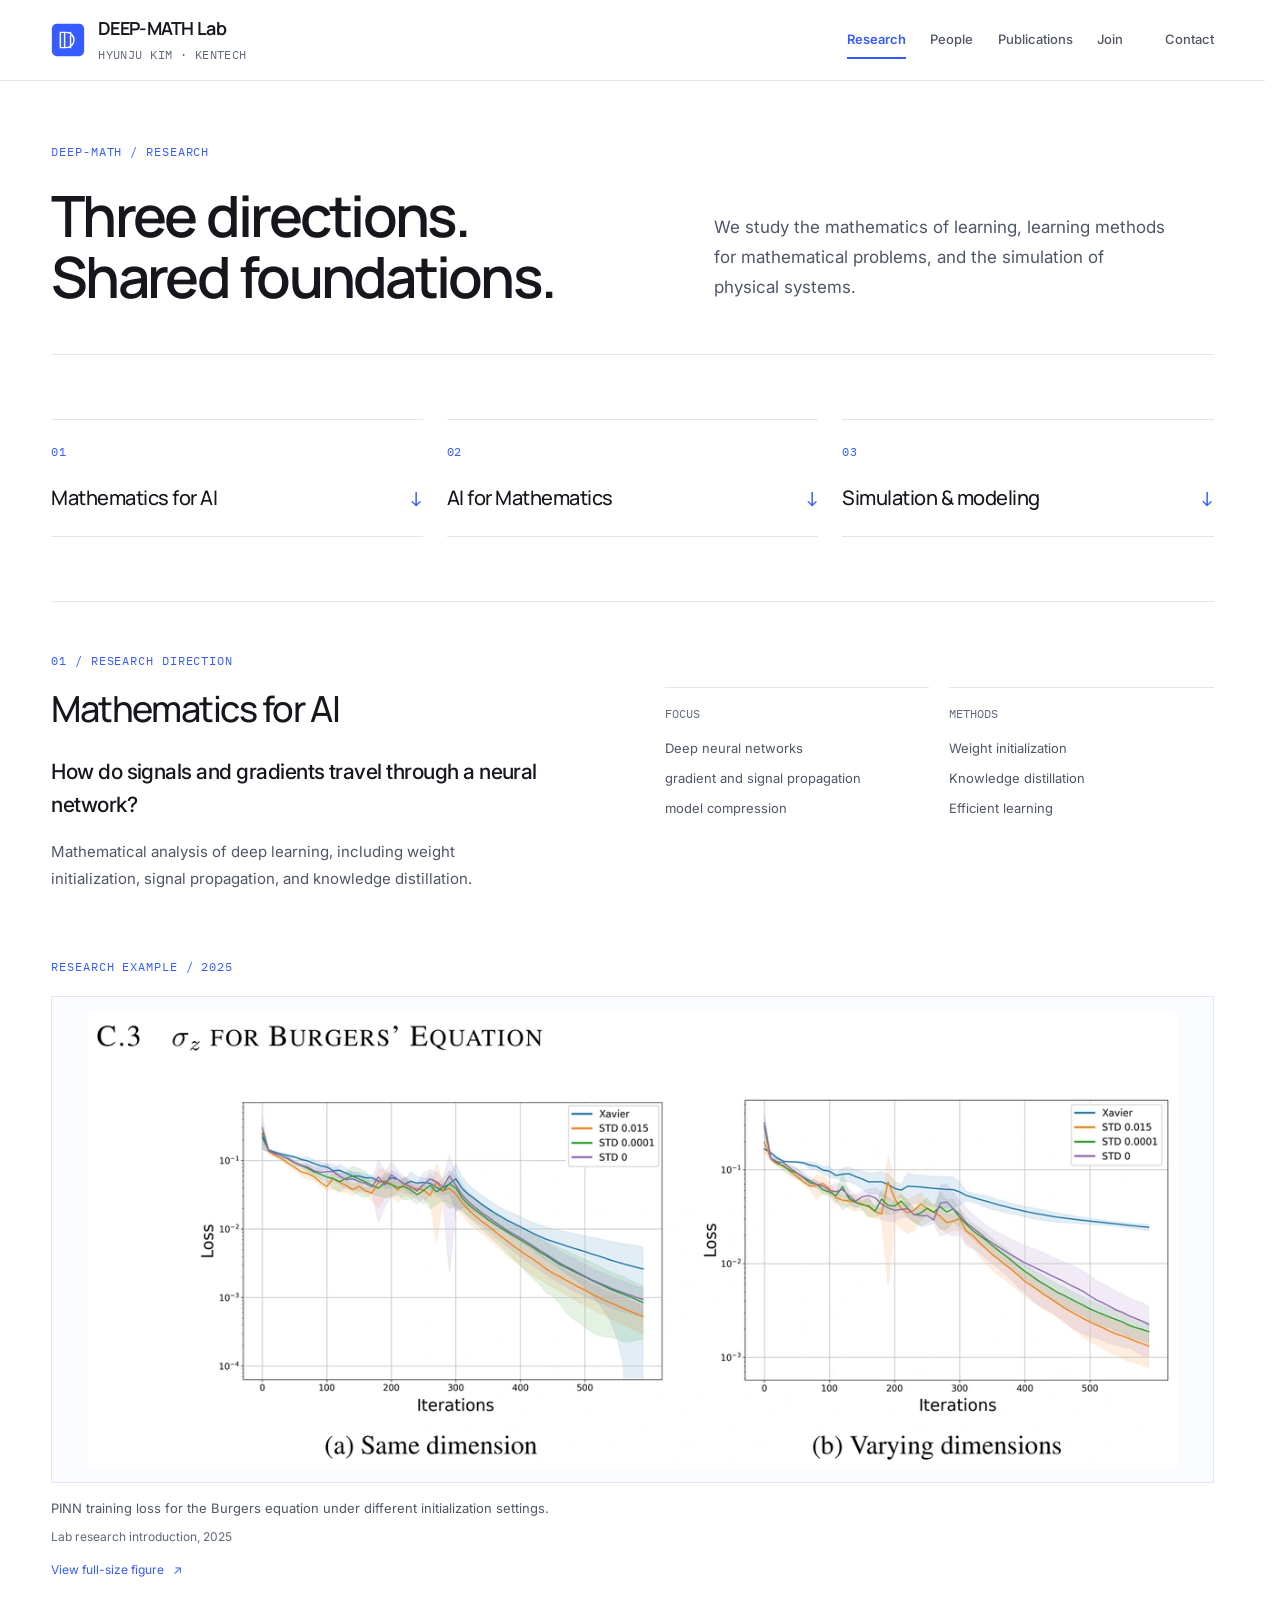
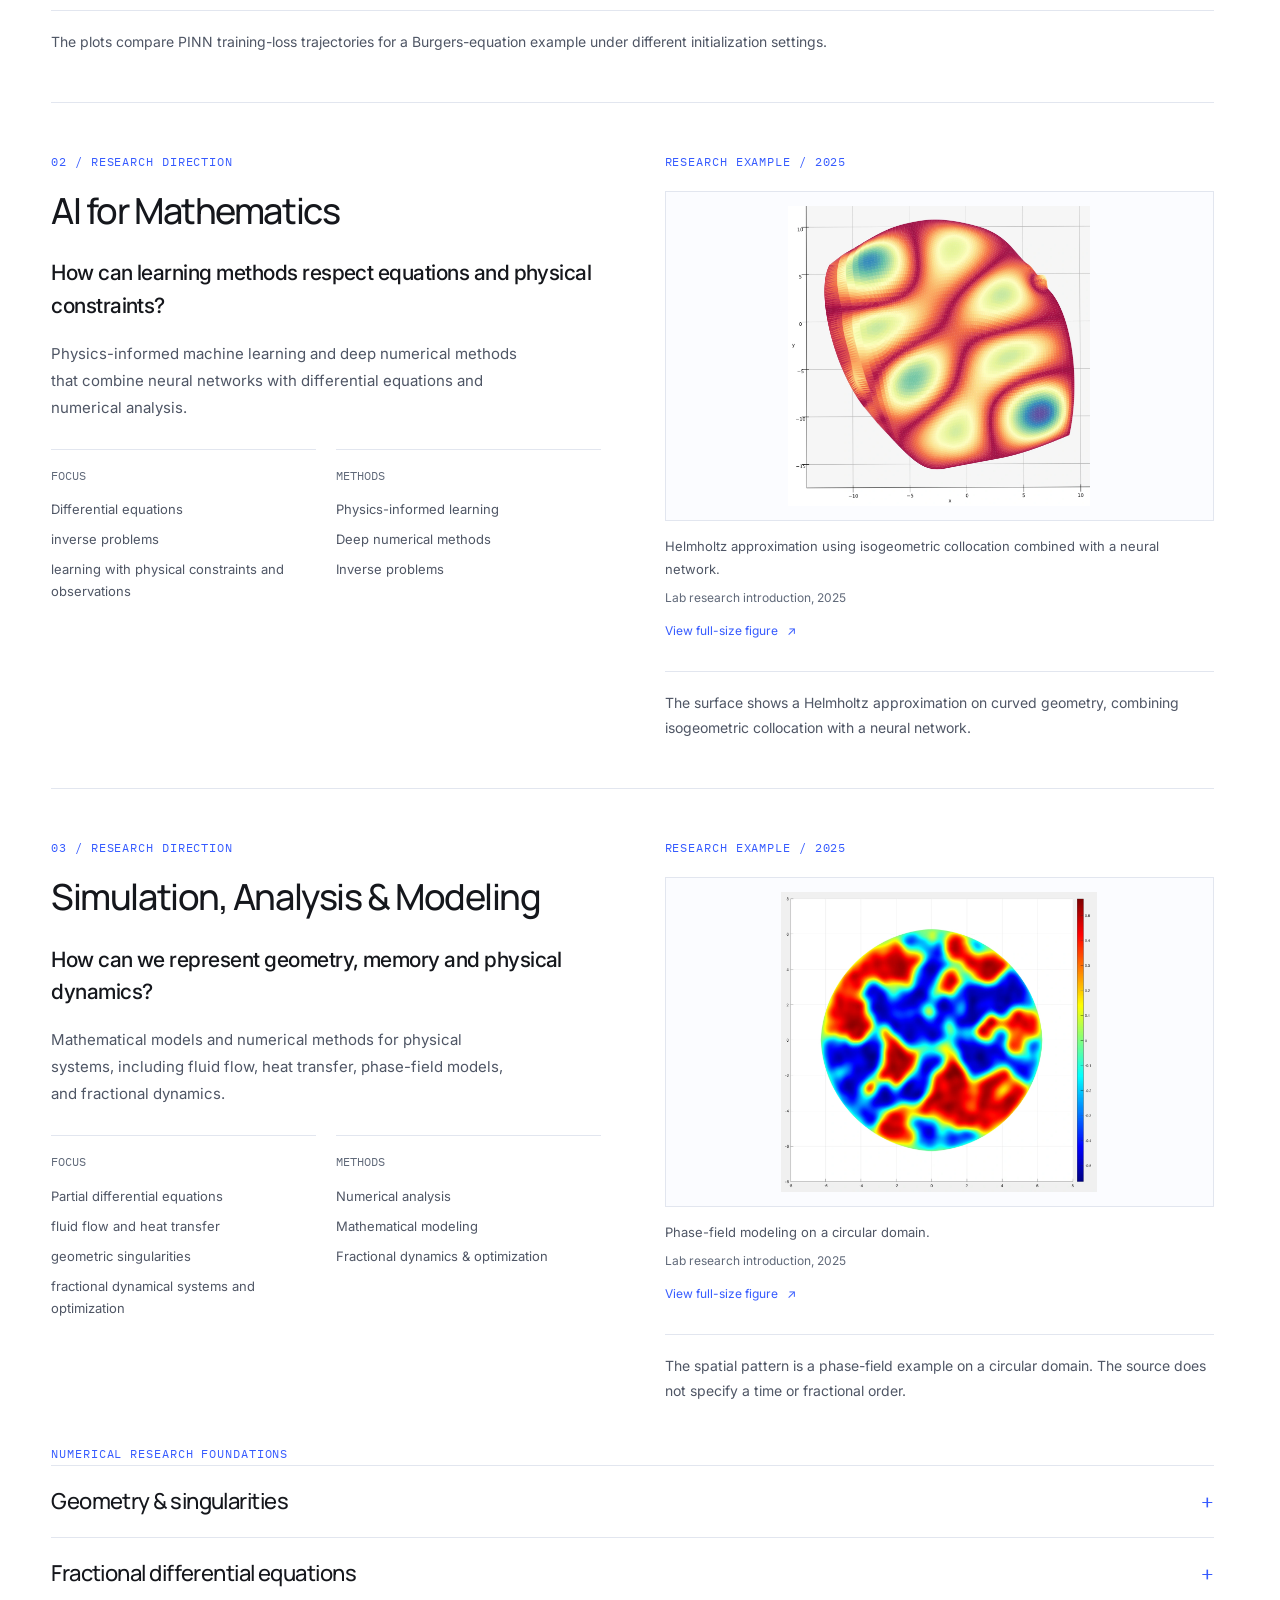
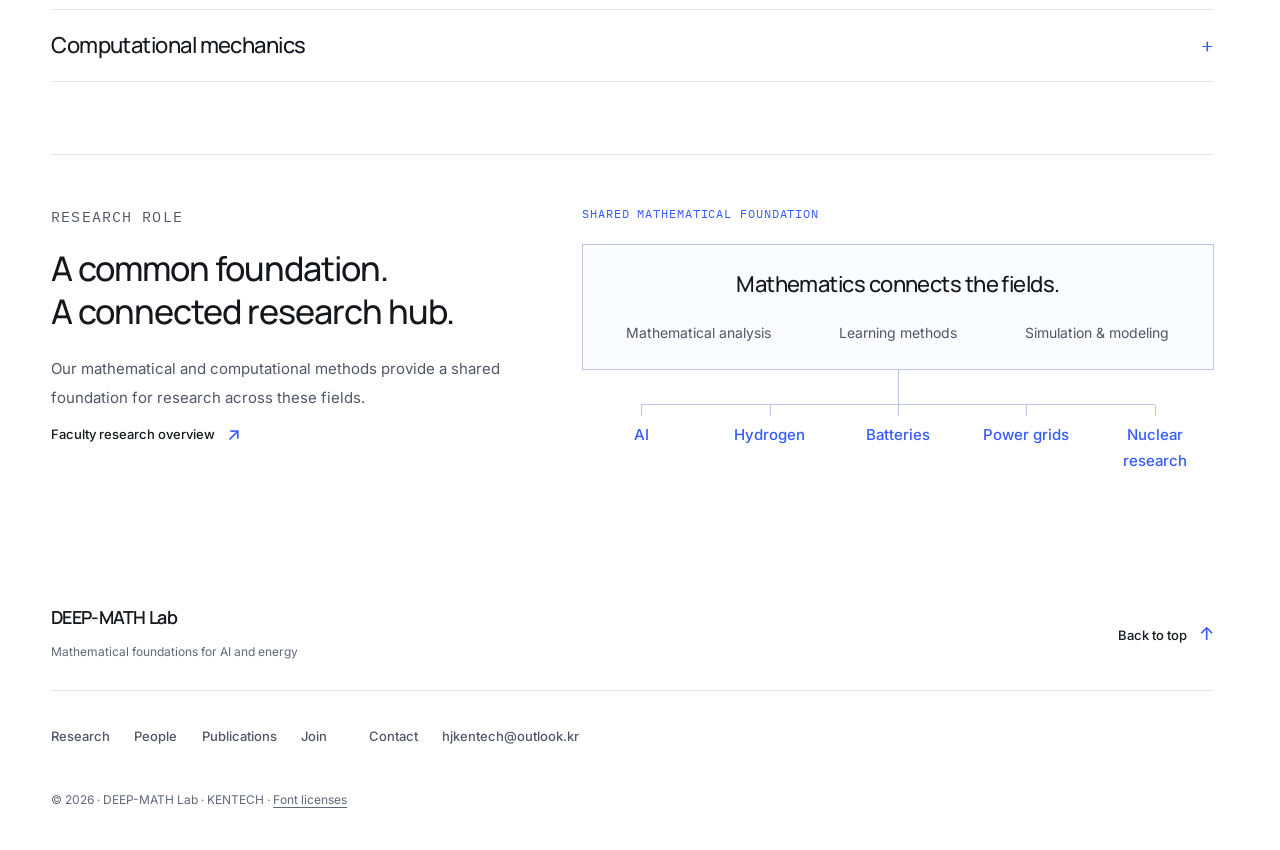
<file: research.html>
<!doctype html>
<html lang="en"><head>
  <meta charset="utf-8"><meta name="viewport" content="width=device-width, initial-scale=1">
  
  <meta name="color-scheme" content="light"><meta name="referrer" content="strict-origin-when-cross-origin">
  <title>Research | DEEP-MATH Lab | KENTECH</title><meta name="description" content="We study the mathematics of learning, learning methods for mathematical problems, and the simulation of physical systems.">
  <meta name="theme-color" content="#ffffff"><meta name="robots" content="index,follow">
  <link rel="canonical" href="https://deepmathlab.github.io/research.html"><meta property="og:type" content="website"><meta property="og:site_name" content="DEEP-MATH Lab">
  <meta property="og:title" content="Research | DEEP-MATH Lab | KENTECH"><meta property="og:description" content="We study the mathematics of learning, learning methods for mathematical problems, and the simulation of physical systems."><meta property="og:url" content="https://deepmathlab.github.io/research.html">
  <meta property="og:locale" content="en_US"><meta property="og:image" content="https://deepmathlab.github.io/share-card.png?v=1.4.1"><meta property="og:image:secure_url" content="https://deepmathlab.github.io/share-card.png?v=1.4.1">
  <meta property="og:image:type" content="image/png"><meta property="og:image:width" content="1200"><meta property="og:image:height" content="630"><meta property="og:image:alt" content="DEEP-MATH Lab — Mathematical foundations for AI and energy at KENTECH">
  <meta name="twitter:card" content="summary_large_image"><meta name="twitter:title" content="Research | DEEP-MATH Lab | KENTECH"><meta name="twitter:description" content="We study the mathematics of learning, learning methods for mathematical problems, and the simulation of physical systems."><meta name="twitter:image" content="https://deepmathlab.github.io/share-card.png?v=1.4.1"><link rel="image_src" href="https://deepmathlab.github.io/share-card.png?v=1.4.1">
  <link rel="icon" href="./favicon.svg?v=1.4.1" type="image/svg+xml"><link rel="stylesheet" href="./styles.css?v=1.4.1">
  <script src="./app.js?v=1.4.1" defer></script>
</head><body class="lang-en page-research" id="top">
  <a class="skip-link" href="#main">Skip to main content</a><header class="site-header"><div class="container header-inner"><a class="wordmark" href="./index.html" aria-label="DEEP-MATH Lab home">
    <svg class="logo" viewBox="0 0 40 40" aria-hidden="true"><rect x="1" y="1" width="38" height="38" rx="6" fill="#365BFF"/><path d="M11 29V11h7a8 8 0 0 1 0 18h-7m12-18v18m-7-18v18" fill="none" stroke="#fff" stroke-width="1.7" stroke-linecap="round"/></svg><span><strong>DEEP-MATH Lab</strong><small>HYUNJU KIM · KENTECH</small></span></a>
    <div class="header-actions"><nav id="navigation" aria-label="Primary navigation"><a href="./research.html" aria-current="page">Research</a><a href="./people.html">People</a><a href="./publications.html">Publications</a><a href="./join.html">Join</a><a href="./contact.html">Contact</a></nav><button class="menu-toggle" aria-label="Open navigation" aria-expanded="false" aria-controls="navigation"><span></span><span></span></button></div></div></header>
  <main id="main" tabindex="-1"><section class="page-hero container"><p class="eyebrow">DEEP-MATH / Research</p><div class="page-hero-layout"><h1>Three directions.<br>
Shared foundations.</h1><p class="page-intro">We study the mathematics of learning, learning methods for mathematical problems, and the simulation of physical systems.</p></div></section><section class="page-content container"><nav class="research-chapters" aria-label="Research directions"><a href="#mathematics-for-ai"><span class="chapter-number">01</span><span>Mathematics for AI</span><span aria-hidden="true">↓</span></a><a href="#ai-for-mathematics"><span class="chapter-number">02</span><span>AI for Mathematics</span><span aria-hidden="true">↓</span></a><a href="#simulation-modeling"><span class="chapter-number">03</span><span>Simulation &amp; modeling</span><span aria-hidden="true">↓</span></a></nav><article class="research-detail-block" id="mathematics-for-ai"><div class="research-spread research-spread--wide"><div class="research-spread-copy"><p class="eyebrow">01 / RESEARCH DIRECTION</p><h2>Mathematics for AI</h2><p class="research-question">How do signals and gradients travel through a neural network?</p><p class="research-description">Mathematical analysis of deep learning, including weight initialization, signal propagation, and knowledge distillation.</p><dl class="axis-summary"><div><dt>Focus</dt><dd><ul><li>Deep neural networks</li><li>gradient and signal propagation</li><li>model compression</li></ul></dd></div><div><dt>Methods</dt><dd><ul><li>Weight initialization</li><li>Knowledge distillation</li><li>Efficient learning</li></ul></dd></div></dl></div><div class="research-example"><p class="eyebrow">RESEARCH EXAMPLE / 2025</p><figure class="research-figure"><div class="research-image"><img src="./research-initialization.webp" width="1200" height="503" alt="Two loss-versus-iteration plots comparing initialization settings for PINNs solving the Burgers equation." loading="lazy" decoding="async"></div><figcaption><p>PINN training loss for the Burgers equation under different initialization settings.</p><span class="figure-source">Lab research introduction, 2025</span><a class="figure-view" data-link-kind="external" href="./research-initialization.png" target="_blank" rel="noopener noreferrer">View full-size figure<span aria-hidden="true">↗</span></a></figcaption></figure><p class="example-reading">The plots compare PINN training-loss trajectories for a Burgers-equation example under different initialization settings.</p></div></div></article><article class="research-detail-block" id="ai-for-mathematics"><div class="research-spread"><div class="research-spread-copy"><p class="eyebrow">02 / RESEARCH DIRECTION</p><h2>AI for Mathematics</h2><p class="research-question">How can learning methods respect equations and physical constraints?</p><p class="research-description">Physics-informed machine learning and deep numerical methods that combine neural networks with differential equations and numerical analysis.</p><dl class="axis-summary"><div><dt>Focus</dt><dd><ul><li>Differential equations</li><li>inverse problems</li><li>learning with physical constraints and observations</li></ul></dd></div><div><dt>Methods</dt><dd><ul><li>Physics-informed learning</li><li>Deep numerical methods</li><li>Inverse problems</li></ul></dd></div></dl></div><div class="research-example"><p class="eyebrow">RESEARCH EXAMPLE / 2025</p><figure class="research-figure"><div class="research-image"><img src="./research-helmholtz.webp" width="1200" height="1192" alt="Approximate Helmholtz solution plotted on a curved geometry with x and y coordinates." loading="lazy" decoding="async"></div><figcaption><p>Helmholtz approximation using isogeometric collocation combined with a neural network.</p><span class="figure-source">Lab research introduction, 2025</span><a class="figure-view" data-link-kind="external" href="./research-helmholtz.png" target="_blank" rel="noopener noreferrer">View full-size figure<span aria-hidden="true">↗</span></a></figcaption></figure><p class="example-reading">The surface shows a Helmholtz approximation on curved geometry, combining isogeometric collocation with a neural network.</p></div></div></article><article class="research-detail-block" id="simulation-modeling"><div class="research-spread"><div class="research-spread-copy"><p class="eyebrow">03 / RESEARCH DIRECTION</p><h2>Simulation, Analysis &amp; Modeling</h2><p class="research-question">How can we represent geometry, memory and physical dynamics?</p><p class="research-description">Mathematical models and numerical methods for physical systems, including fluid flow, heat transfer, phase-field models, and fractional dynamics.</p><dl class="axis-summary"><div><dt>Focus</dt><dd><ul><li>Partial differential equations</li><li>fluid flow and heat transfer</li><li>geometric singularities</li><li>fractional dynamical systems and optimization</li></ul></dd></div><div><dt>Methods</dt><dd><ul><li>Numerical analysis</li><li>Mathematical modeling</li><li>Fractional dynamics &amp; optimization</li></ul></dd></div></dl></div><div class="research-example"><p class="eyebrow">RESEARCH EXAMPLE / 2025</p><figure class="research-figure"><div class="research-image"><img src="./research-phase-field.webp" width="1200" height="1137" alt="Phase-field pattern on a circular domain, shown with coordinate axes and a color scale." loading="lazy" decoding="async"></div><figcaption><p>Phase-field modeling on a circular domain.</p><span class="figure-source">Lab research introduction, 2025</span><a class="figure-view" data-link-kind="external" href="./research-phase-field.png" target="_blank" rel="noopener noreferrer">View full-size figure<span aria-hidden="true">↗</span></a></figcaption></figure><p class="example-reading">The spatial pattern is a phase-field example on a circular domain. The source does not specify a time or fractional order.</p></div></div><div class="numerical-foundations"><p class="eyebrow">Numerical research foundations</p><details class="research-foundation" id="geometry"><summary><h3>Geometry &amp; singularities<span class="foundation-toggle" aria-hidden="true"></span></h3></summary><div class="foundation-content"><p>Isogeometric, generalized finite element, and mapping methods for differential equations in domains with cracks, corners, and boundary layers.</p><dl class="research-meta"><div><dt>METHODS</dt><dd>Isogeometric analysis / Generalized FEM / Mapping methods</dd></div><div><dt>PROBLEM CLASSES</dt><dd>Elliptic boundary value problems; cracks and corners; singular perturbations and boundary layers.</dd></div></dl><h4>Related publications</h4><article class="publication" data-year="2013" data-topic="geometry" data-search="mapping techniques for isogeometric analysis of elliptic boundary value problems containing singularities jae woo jeong, hae-soo oh, sunbu kang, hyunju kim computer methods in applied mechanics and engineering 10.1016/j.cma.2012.09.009">
              <span class="pub-year">2013</span><div class="pub-body"><span class="pub-type">Isogeometric analysis</span>
              <h5><a href="https://doi.org/10.1016/j.cma.2012.09.009" target="_blank" rel="noopener noreferrer">Mapping techniques for isogeometric analysis of elliptic boundary value problems containing singularities<span class="pub-arrow" aria-hidden="true">↗</span></a></h5>
              <p class="pub-authors">Jae Woo Jeong, Hae-Soo Oh, Sunbu Kang, Hyunju Kim</p><p class="pub-journal"><span>Computer Methods in Applied Mechanics and Engineering</span> · 254 · 334–352</p>
              <a class="pub-doi" href="https://doi.org/10.1016/j.cma.2012.09.009" target="_blank" rel="noopener noreferrer">DOI: 10.1016/j.cma.2012.09.009<span aria-hidden="true">↗</span></a></div></article></div></details><details class="research-foundation" id="fractional"><summary><h3>Fractional differential equations<span class="foundation-toggle" aria-hidden="true"></span></h3></summary><div class="foundation-content"><p>Efficient methods for fractional initial and boundary value problems, nonlinear time-fractional equations, and fractional dynamical systems.</p><dl class="research-meta"><div><dt>METHODS</dt><dd>Fractional dynamics / Time-fractional PDEs / Fast algorithms</dd></div><div><dt>PROBLEM CLASSES</dt><dd>Fractional initial and boundary value problems; nonlinear time-fractional PDEs; fractional dynamical systems.</dd></div></dl><h4>Related publications</h4><article class="publication" data-year="2021" data-topic="fractional" data-search="an efficient numerical approach for solving two-point fractional order nonlinear boundary value problems with robin boundary conditions hyunju kim, junseo lee, bongsoo jang advances in difference equations 10.1186/s13662-021-03355-3">
              <span class="pub-year">2021</span><div class="pub-body"><span class="pub-type">Fractional equations</span>
              <h5><a href="https://doi.org/10.1186/s13662-021-03355-3" target="_blank" rel="noopener noreferrer">An efficient numerical approach for solving two-point fractional order nonlinear boundary value problems with Robin boundary conditions<span class="pub-arrow" aria-hidden="true">↗</span></a></h5>
              <p class="pub-authors">Hyunju Kim, Junseo Lee, Bongsoo Jang</p><p class="pub-journal"><span>Advances in Difference Equations</span> · 2021 · Article 193</p>
              <a class="pub-doi" href="https://doi.org/10.1186/s13662-021-03355-3" target="_blank" rel="noopener noreferrer">DOI: 10.1186/s13662-021-03355-3<span aria-hidden="true">↗</span></a></div></article><article class="publication" data-year="2021" data-topic="fractional" data-search="a fast and high-order numerical method for nonlinear fractional-order differential equations with non-singular kernel seyeon lee, junseo lee, hyunju kim, bongsoo jang applied numerical mathematics 10.1016/j.apnum.2021.01.013">
              <span class="pub-year">2021</span><div class="pub-body"><span class="pub-type">Fractional equations</span>
              <h5><a href="https://doi.org/10.1016/j.apnum.2021.01.013" target="_blank" rel="noopener noreferrer">A fast and high-order numerical method for nonlinear fractional-order differential equations with non-singular kernel<span class="pub-arrow" aria-hidden="true">↗</span></a></h5>
              <p class="pub-authors">Seyeon Lee, Junseo Lee, Hyunju Kim, Bongsoo Jang</p><p class="pub-journal"><span>Applied Numerical Mathematics</span> · 163 · 57–76</p>
              <a class="pub-doi" href="https://doi.org/10.1016/j.apnum.2021.01.013" target="_blank" rel="noopener noreferrer">DOI: 10.1016/j.apnum.2021.01.013<span aria-hidden="true">↗</span></a></div></article><article class="publication" data-year="2020" data-topic="fractional" data-search="shifted jacobi spectral-galerkin method for solving fractional order initial value problems hyunju kim, keon ho kim, bongsoo jang journal of computational and applied mathematics 10.1016/j.cam.2020.112988">
              <span class="pub-year">2020</span><div class="pub-body"><span class="pub-type">Fractional equations</span>
              <h5><a href="https://doi.org/10.1016/j.cam.2020.112988" target="_blank" rel="noopener noreferrer">Shifted Jacobi spectral-Galerkin method for solving fractional order initial value problems<span class="pub-arrow" aria-hidden="true">↗</span></a></h5>
              <p class="pub-authors">Hyunju Kim, Keon Ho Kim, Bongsoo Jang</p><p class="pub-journal"><span>Journal of Computational and Applied Mathematics</span> · 380 · Article 112988</p>
              <a class="pub-doi" href="https://doi.org/10.1016/j.cam.2020.112988" target="_blank" rel="noopener noreferrer">DOI: 10.1016/j.cam.2020.112988<span aria-hidden="true">↗</span></a></div></article><article class="publication" data-year="2020" data-topic="fractional" data-search="new explicit and accelerated techniques for solving fractional order differential equations hyunju kim, keon ho kim, seyeon lee, bongsoo jang applied mathematics and computation 10.1016/j.amc.2020.125228">
              <span class="pub-year">2020</span><div class="pub-body"><span class="pub-type">Fractional equations</span>
              <h5><a href="https://doi.org/10.1016/j.amc.2020.125228" target="_blank" rel="noopener noreferrer">New explicit and accelerated techniques for solving fractional order differential equations<span class="pub-arrow" aria-hidden="true">↗</span></a></h5>
              <p class="pub-authors">Hyunju Kim, Keon Ho Kim, Seyeon Lee, Bongsoo Jang</p><p class="pub-journal"><span>Applied Mathematics and Computation</span> · 379 · Article 125228</p>
              <a class="pub-doi" href="https://doi.org/10.1016/j.amc.2020.125228" target="_blank" rel="noopener noreferrer">DOI: 10.1016/j.amc.2020.125228<span aria-hidden="true">↗</span></a></div></article></div></details><details class="research-foundation" id="mechanics"><summary><h3>Computational mechanics<span class="foundation-toggle" aria-hidden="true"></span></h3></summary><div class="foundation-content"><p>Numerical approximation for elasticity and plate models, including problems with cracks, singularities, and fourth-order partial differential equations.</p><dl class="research-meta"><div><dt>METHODS</dt><dd>Elasticity / Plate models / Singular PDEs</dd></div><div><dt>PROBLEM CLASSES</dt><dd>Elasticity with cracks or singularities; Reissner–Mindlin plate models; fourth-order partial differential equations.</dd></div></dl><h4>Related publications</h4><article class="publication" data-year="2018" data-topic="singular" data-search="implicitly enriched galerkin methods for numerical solutions of fourth-order partial differential equations containing singularities sinae kim, hae-soo oh, birce palta, hyunju kim numerical methods for partial differential equations 10.1002/num.22277">
              <span class="pub-year">2018</span><div class="pub-body"><span class="pub-type">Singular differential equations</span>
              <h5><a href="https://doi.org/10.1002/num.22277" target="_blank" rel="noopener noreferrer">Implicitly enriched Galerkin methods for numerical solutions of fourth-order partial differential equations containing singularities<span class="pub-arrow" aria-hidden="true">↗</span></a></h5>
              <p class="pub-authors">Sinae Kim, Hae-Soo Oh, Birce Palta, Hyunju Kim</p><p class="pub-journal"><span>Numerical Methods for Partial Differential Equations</span> · 34(6) · 2079–2112</p>
              <a class="pub-doi" href="https://doi.org/10.1002/num.22277" target="_blank" rel="noopener noreferrer">DOI: 10.1002/num.22277<span aria-hidden="true">↗</span></a></div></article></div></details></div></article><section class="research-connections" id="research-connections"><div><p class="eyebrow">RESEARCH ROLE</p><h2>A common foundation.<br>A connected research hub.</h2><p>Our mathematical and computational methods provide a shared foundation for research across these fields.</p><a class="text-link" data-link-kind="external" href="https://kentech.ac.kr/submenu.do?menuurl=JPQbgLY0JlNRZPvKXFeixQ%3D%3D&amp;siteName=hjkim" target="_blank" rel="noopener noreferrer">Faculty research overview<span aria-hidden="true">↗</span></a></div><figure class="foundation-map"><figcaption class="eyebrow">SHARED MATHEMATICAL FOUNDATION</figcaption><div class="foundation-core"><h3>Mathematics connects the fields.</h3><ul class="foundation-methods" aria-label="Common methods"><li>Mathematical analysis</li><li>Learning methods</li><li>Simulation &amp; modeling</li></ul></div><div class="foundation-branches" aria-hidden="true"></div><ul class="foundation-areas" aria-label="Research connections"><li>AI</li><li>Hydrogen</li><li>Batteries</li><li>Power grids</li><li>Nuclear research</li></ul></figure></section></section></main><footer class="site-footer"><div class="container"><div class="footer-top"><div><strong>DEEP-MATH Lab</strong><span>Mathematical foundations for AI and energy</span></div><a class="text-link" data-link-kind="internal" href="#top">Back to top<span aria-hidden="true">↑</span></a></div><nav class="footer-navigation" aria-label="Explore the lab"><a href="./research.html">Research</a><a href="./people.html">People</a><a href="./publications.html">Publications</a><a href="./join.html">Join</a><a href="./contact.html">Contact</a><a href="mailto:hjkentech@outlook.kr">hjkentech@outlook.kr</a></nav><div class="footer-bottom"><span>© 2026 · DEEP-MATH Lab · KENTECH · <a class="font-license-link" href="https://github.com/DeepMathLab/DeepMathLab.github.io/blob/main/ASSET_LICENSES.md" target="_blank" rel="noopener noreferrer">Font licenses</a></span></div></div></footer>
</body></html>
</file>
<file: styles.css>
/* SIL OFL 1.1; copyright and full licenses: ASSET_LICENSES.md and licenses/. */
@font-face { font-family: 'Inter'; src: url('./fonts/inter.woff') format('woff'); font-weight: 100 900; font-style: normal; font-display: swap; }
@font-face { font-family: 'Manrope'; src: url('./fonts/manrope.woff') format('woff'); font-weight: 200 800; font-style: normal; font-display: swap; }
@font-face { font-family: 'IBM Plex Mono'; src: url('./fonts/ibm-plex-mono.woff') format('woff'); font-weight: 400; font-style: normal; font-display: swap; }
:root {
  --paper: #FFFFFF;
  --white: #ffffff;
  --ink: #15171C;
  --soft: #4F5665;
  --muted: #606979;
  --accent: #365BFF;
  --accent-hover: #2745D8;
  --line: #E2E6EF;
  --tint: #EEF0FF;
  --tint-deep: #E2E7FA;
  --surface: #FBFCFF;
  --sans: 'Inter', 'Apple SD Gothic Neo', 'Malgun Gothic', Arial, sans-serif;
  --display: 'Manrope', 'Inter', 'Apple SD Gothic Neo', sans-serif;
  --mono: 'IBM Plex Mono', 'SFMono-Regular', Consolas, monospace;
  --gutter: clamp(20px, 4vw, 64px);
  --header-bg: rgba(255, 255, 255, .97);
  --panel-bg: #F6F8FF;
  --field-bg: #FFFFFF;
  --surface-hover: #F5F7FF;
  --placeholder-bg: #F1F3FA;
  --placeholder-mark: #8290AC;
  --link-line: #BCC7E3;
  --selection-bg: #DDE5FF;
  --focus-wash: #365BFF2B;
  --soft-shadow: #15171C08;
  --button-bg: var(--accent);
  --button-hover: var(--accent-hover);
  --on-accent: #FFFFFF;
  --space-1: 8px;
  --space-2: 16px;
  --space-3: 24px;
  --space-4: 32px;
  --space-6: 48px;
  --space-8: 64px;
  --space-10: 80px;
  --space-12: 96px;
  color-scheme: light;
}

* { box-sizing: border-box; }
html { scroll-behavior: smooth; scroll-padding-top: 105px; scrollbar-gutter: stable; }
body { margin: 0; background: var(--paper); color: var(--ink); font-family: var(--sans); font-size: 16px; line-height: 1.8; -webkit-font-smoothing: antialiased; text-rendering: optimizeLegibility; }
a { color: inherit; text-decoration: none; }
button, input, select { font: inherit; }
button { cursor: pointer; }
button, a, input, select { -webkit-tap-highlight-color: transparent; }
button:focus-visible, a:focus-visible, input:focus-visible, select:focus-visible { outline: 3px solid var(--accent); outline-offset: 5px; }
[hidden] { display: none !important; }
::selection { background: var(--selection-bg); color: var(--ink); }
:where(h1, h2, h3, h4, p) { overflow-wrap: break-word; }
:where(img, svg) { max-width: 100%; }
.container { width: min(1240px, calc(100% - var(--gutter) * 2)); margin-inline: auto; }
.sr-only { position: absolute; width: 1px; height: 1px; padding: 0; margin: -1px; overflow: hidden; clip: rect(0, 0, 0, 0); white-space: nowrap; border: 0; }
.skip-link { position: fixed; z-index: 100; left: 12px; top: 12px; padding: 12px 20px; background: var(--ink); color: var(--white); font-size: 14px; transform: translateY(-160%); }
.skip-link:focus { transform: translateY(0); }

.site-header { position: sticky; top: 0; z-index: 20; background: var(--header-bg); border-bottom: 1px solid var(--line); }
.header-inner { display: flex; align-items: center; justify-content: space-between; height: 80px; gap: 24px; }
.wordmark { display: flex; align-items: center; gap: 13px; min-width: 0; }
.logo { width: 34px; height: 34px; flex: 0 0 34px; color: var(--accent); }
.wordmark > span { min-width: 0; }
.wordmark strong { display: block; font-family: var(--display); font-size: 18px; font-weight: 650; letter-spacing: -.04em; line-height: 1.4; }
.wordmark small { display: block; margin-top: 3px; color: var(--muted); font-family: var(--mono); font-size: 12px; font-weight: 400; line-height: 1.6; letter-spacing: .035em; }
.header-actions { display: flex; align-items: center; gap: 28px; flex-shrink: 0; }
nav { display: flex; gap: 30px; }
nav a { display: inline-flex; align-items: center; position: relative; min-height: 48px; padding: 11px 0; color: var(--soft); font-size: 13px; font-weight: 500; }
nav a::after { content: ''; position: absolute; left: 0; right: 0; bottom: 5px; height: 1px; background: var(--accent); transform: scaleX(0); transform-origin: left; transition: transform .18s; }
nav a:hover, nav a[aria-current] { color: var(--accent); }
nav a:hover::after, nav a[aria-current]::after { transform: scaleX(1); }
.language-switch { display: inline-flex; align-items: center; min-height: 44px; padding-left: 22px; border-left: 1px solid var(--line); font-family: var(--mono); font-size: 12px; font-weight: 400; white-space: nowrap; }
.menu-toggle { display: none; width: 44px; height: 44px; padding: 11px; background: transparent; border: 0; }
.menu-toggle span { display: block; height: 1.5px; margin: 6px 0; background: var(--ink); }

.eyebrow { margin: 0; color: var(--accent); font-family: var(--mono); font-size: 12px; font-weight: 400; line-height: 1.8; letter-spacing: .075em; text-transform: uppercase; }
.hero { display: block; padding-top: 58px; }
.hero-copy { min-width: 0; padding-bottom: 48px; }
.hero-eyebrow { display: flex; align-items: center; justify-content: space-between; gap: 20px; margin-bottom: 29px; }
.hero-leader { display: inline-flex; align-items: center; gap: 12px; min-height: 44px; color: var(--muted); font-size: 13px; }
.hero-leader:hover { color: var(--accent); }
.hero-leader > span { color: var(--accent); }
.preview-label { display: none; }
h1 { max-width: 100%; margin: 0 0 24px; font-family: var(--display); font-size: clamp(42px, 4.4vw, 56px); font-weight: 600; line-height: 1.13; letter-spacing: -.032em; word-spacing: .035em; }
h1 > span { color: var(--accent); font-size: 1em; font-weight: 600; }
.hero h1 { max-width: 100%; margin-bottom: 36px; font-size: clamp(62px, 7.55vw, 104px); font-weight: 600; line-height: 1.04; letter-spacing: -.055em; word-spacing: 0; }
.hero h1 > span { color: var(--accent); }
.hero-support { display: flex; align-items: flex-end; justify-content: space-between; gap: 40px; }
.hero-intro { max-width: 48ch; margin: 0; color: var(--soft); font-size: 18px; line-height: 1.65; letter-spacing: -.014em; }
.hero-buttons { display: flex; align-items: center; flex-wrap: wrap; flex-shrink: 0; gap: 24px; margin: 0; }
.button-primary { display: inline-flex; align-items: center; justify-content: center; gap: 26px; min-height: 48px; padding: 13px 20px; border: 1px solid var(--accent); border-radius: 2px; background: var(--accent); color: var(--white); font-size: 13px; font-weight: 500; line-height: 1.6; transition: background .18s, border-color .18s; }
.button-primary:hover { background: var(--accent-hover); border-color: var(--accent-hover); }
.button-primary .link-number { display: none; }
.button-primary > span:last-child { font-size: 18px; line-height: 1; }
.hero-buttons > .button-primary:nth-child(n+2), .hero-buttons > .button-secondary { padding-inline: 0; border-color: transparent; background: transparent; color: var(--ink); }
.hero-buttons > .button-primary:nth-child(n+2):hover, .hero-buttons > .button-secondary:hover { color: var(--accent); }
.text-link, .research-link { display: inline-flex; align-items: center; gap: 12px; min-height: 44px; font-size: 13px; font-weight: 500; line-height: 1.7; }
.text-link > span, .research-link > span { color: var(--accent); font-size: 18px; transition: transform .18s; }
.text-link:hover, .research-link:hover { color: var(--accent); }
.text-link:hover > span, .research-link:hover > span { transform: translate(2px, -2px); }
.hero-strip { min-width: 0; padding: 24px 0 0; border-top: 1px solid var(--line); }
.strip-label { margin: 0 0 16px; color: var(--muted); font-family: var(--mono); font-size: 12px; font-weight: 400; line-height: 1.8; letter-spacing: .065em; }
.hero-fields { display: grid; grid-template-columns: repeat(5, minmax(0, 1fr)); margin: 0; padding: 0; list-style: none; }
.hero-fields li { display: flex; align-items: baseline; gap: 14px; min-width: 0; padding: 0 20px 22px; border-right: 1px solid var(--line); border-bottom: 1px solid var(--line); font-size: 16px; font-weight: 500; line-height: 1.6; letter-spacing: -.018em; }
.hero-fields li:first-child { padding-left: 0; }
.hero-fields li:last-child { padding-right: 0; border-right: 0; }
.field-index { color: var(--accent); font-family: var(--mono); font-size: 11px; font-weight: 400; letter-spacing: 0; }

.section { padding-block: 96px; }
.section-head { display: flex; align-items: flex-end; justify-content: space-between; gap: 48px; margin-bottom: 40px; }
.section-number { margin-bottom: 15px; }
h2 { margin: 0; font-family: var(--display); font-size: clamp(31px, 3vw, 39px); font-weight: 500; line-height: 1.32; letter-spacing: -.045em; }
.section-intro { max-width: 44ch; margin: 0; color: var(--muted); font-size: 15px; line-height: 1.85; }
.research-overview { max-width: 45ch; }
.research-overview .section-intro { max-width: none; }
.research-overview > .text-link { margin-top: 9px; color: var(--accent); font-size: 12px; }
.research-list { display: grid; grid-template-columns: repeat(3, minmax(0, 1fr)); border: 1px solid var(--line); }
.research-item { display: flex; flex-direction: column; min-width: 0; padding: 32px; background: var(--surface); border-right: 1px solid var(--line); }
.research-item:last-child { border-right: 0; }
.research-card-top { display: flex; align-items: flex-start; justify-content: space-between; gap: 20px; margin-bottom: 22px; }
.research-symbol { display: block; width: 68px; height: 60px; color: var(--accent); fill: none; stroke: var(--accent); stroke-width: 1.2; stroke-linecap: round; stroke-linejoin: round; flex-shrink: 0; }
.item-number { color: var(--muted); font-family: var(--mono); font-size: 12px; font-weight: 400; line-height: 1.8; }
.research-titles { min-width: 0; }
.research-title { min-height: 2.7em; margin: 0 0 13px; color: var(--ink); font-family: var(--display); font-size: 22px; font-weight: 500; line-height: 1.4; letter-spacing: -.03em; }
.research-subtitle { min-height: 3.6em; margin: 0 0 21px; color: var(--accent); font-size: 13px; line-height: 1.8; }
.research-detail { display: flex; flex-direction: column; flex: 1; min-width: 0; }
.research-detail p { margin: 0; color: var(--soft); font-size: 15px; line-height: 1.9; }
.tags { display: flex; flex-wrap: wrap; gap: 6px 14px; margin-top: auto; padding-top: 16px; }
.tags span { color: var(--muted); font-family: var(--mono); font-size: 12px; line-height: 1.8; }
.research-link { align-self: flex-start; margin-top: 19px; padding-top: 8px; color: var(--accent); border-top: 1px solid var(--line); font-size: 12px; }
.page-home .research-list { gap: 32px; border: 0; }
.page-home .research-item { padding: 0; border: 0; background: transparent; }
.page-home .research-card-top { min-height: 0; padding-top: 18px; margin-bottom: 22px; border-top: 1px solid var(--line); }
.page-home .research-title { min-height: 2.7em; font-size: 26px; line-height: 1.3; letter-spacing: -.035em; }
.page-home .research-title a { display: flex; align-items: flex-start; justify-content: space-between; gap: 18px; min-height: 44px; }
.research-title-arrow { flex: 0 0 auto; color: var(--accent); font-size: 22px; font-weight: 400; transition: transform .18s; }
.research-title a:hover .research-title-arrow { transform: translateX(3px); }
.page-home .research-item:hover, .page-home .research-item:focus-within { background: transparent; box-shadow: none; }
.page-home .research-detail p { max-width: 44ch; line-height: 1.75; }
.page-home .section h2 { font-size: clamp(34px, 3.55vw, 48px); line-height: 1.2; letter-spacing: -.045em; }

.people-section { border-top: 1px solid var(--line); }
.section-aside { color: var(--muted); font-family: var(--mono); font-size: 12px; line-height: 1.9; letter-spacing: .04em; text-align: right; }
.pi-profile { display: grid; grid-template-columns: 174px minmax(0, 1fr); align-items: start; gap: 62px; max-width: 1020px; margin-top: 8px; }
.pi-portrait { width: 174px; max-width: 100%; margin: 0; }
.pi-portrait img { display: block; width: 100%; height: auto; background: #eef1f5; border: 1px solid var(--line); }
.pi-portrait figcaption { margin-top: 11px; color: var(--muted); font-family: var(--mono); font-size: 12px; line-height: 1.8; }
.pi-text { min-width: 0; }
.pi-text > .eyebrow { margin-bottom: 11px; }
.pi-text h3 { margin: 0 0 10px; font-family: var(--display); font-size: 32px; font-weight: 500; line-height: 1.35; letter-spacing: -.04em; }
.pi-text h3 > span { display: inline-block; margin-left: 14px; color: var(--muted); font-family: var(--sans); font-size: 14px; font-weight: 400; letter-spacing: 0; }
.pi-role { margin: 0 0 5px; font-size: 15px; font-weight: 500; }
.pi-department { margin: 0 0 19px; color: var(--muted); font-size: 13px; line-height: 1.8; }
.pi-description { max-width: 69ch; margin: 0 0 18px; color: var(--soft); font-size: 15px; line-height: 1.9; }
.pi-education { max-width: 77ch; margin: 0 0 16px; padding-top: 14px; border-top: 1px solid var(--line); color: var(--soft); font-size: 13px; line-height: 1.9; }
.pi-education > span { display: block; margin-bottom: 5px; color: var(--muted); font-family: var(--mono); font-size: 12px; letter-spacing: .06em; }
.pi-interests { display: flex; flex-wrap: wrap; gap: 7px 11px; margin: 0 0 18px; padding: 0; list-style: none; }
.pi-interests span, .pi-interests li { padding: 3px 9px; border: 1px solid var(--line); color: var(--accent); font-size: 12px; line-height: 1.8; }
.members-heading { margin-top: 54px; padding-bottom: 16px; border-bottom: 1px solid var(--line); }
.members-heading h3 { margin: 0; color: var(--soft); font-family: var(--mono); font-size: 12px; font-weight: 400; line-height: 1.8; letter-spacing: .075em; }
.member { display: grid; grid-template-columns: 48px minmax(0, 1fr) minmax(230px, .75fr); align-items: center; gap: 27px; padding: 25px 0; border-bottom: 1px solid var(--line); }
.member-avatar { display: grid; place-items: center; width: 48px; height: 48px; background: var(--tint); color: var(--accent); font-family: var(--mono); font-size: 16px; font-weight: 400; line-height: 1; }
.member-name, .member-role { min-width: 0; }
.member-name h4 { margin: 0 0 3px; font-family: var(--display); font-size: 19px; font-weight: 500; line-height: 1.5; letter-spacing: -.025em; }
.member-name > span { color: var(--muted); font-size: 12px; }
.member-role p { margin: 0; font-size: 14px; font-weight: 500; }
.member-role > span { color: var(--muted); font-size: 12px; line-height: 1.8; }
.members-note { max-width: 88ch; margin: 17px 0 0; color: var(--muted); font-size: 12px; line-height: 1.9; }

.publications-section { background: var(--panel-bg); border-top: 1px solid var(--line); }
.publications-section .section-head { margin-bottom: 22px; }
.publications-section h2 br { display: none; }
.publications-intro { max-width: 76ch; margin: 0 0 27px; color: var(--muted); font-size: 15px; line-height: 1.85; }
.publication-tools { display: grid; grid-template-columns: minmax(0, 1fr) 140px; align-items: stretch; gap: 14px; max-width: 650px; margin-bottom: 27px; }
.search-box { display: flex; align-items: center; gap: 11px; min-width: 0; min-height: 48px; padding: 11px 14px; border: 1px solid var(--line); background: var(--field-bg); }
.search-box svg { width: 17px; height: 17px; flex-shrink: 0; fill: none; stroke: var(--muted); stroke-width: 1.4; }
.search-box input { width: 100%; min-width: 0; padding: 0; border: 0; outline: none; background: transparent; color: var(--ink); font-size: 13px; line-height: 1.8; }
.search-box input::placeholder { color: var(--muted); opacity: 1; }
.search-box:focus-within { border-color: var(--accent); outline: 2px solid var(--focus-wash); outline-offset: 2px; }
.search-box input:focus-visible { outline: 0; }
.year-filter { min-width: 0; }
.year-filter select { width: 100%; height: 100%; min-height: 48px; padding: 10px 12px; border: 1px solid var(--line); background: var(--field-bg); color: var(--soft); font-size: 13px; line-height: 1.8; cursor: pointer; }
#publication-list { border-top: 1px solid var(--line); }
.publication { display: grid; grid-template-columns: 78px minmax(0, 1fr); gap: 30px; padding: 24px 0; border-bottom: 1px solid var(--line); }
.pub-year { padding-top: 3px; color: var(--accent); font-family: var(--mono); font-size: 13px; font-weight: 500; font-variant-numeric: tabular-nums; line-height: 1.8; }
.pub-type { display: block; margin-top: 7px; color: var(--muted); font-family: var(--mono); font-size: 12px; font-weight: 400; line-height: 1.7; text-transform: uppercase; }
.pub-body > .pub-type { margin: 0 0 6px; }
.pub-body { min-width: 0; }
.pub-body :is(h2, h3, h4, h5) { max-width: 1040px; margin: 0 0 10px; font-size: 18px; font-weight: 500; line-height: 1.65; letter-spacing: -.012em; }
.pub-body :is(h2, h3, h4, h5) a { display: block; position: relative; padding-right: 37px; }
.pub-body :is(h2, h3, h4, h5) a:hover { color: var(--accent); }
.pub-arrow { position: absolute; right: 0; top: 0; color: var(--accent); font-size: 20px; line-height: 1.6; }
.pub-authors { margin: 0 0 6px; color: var(--soft); font-size: 13px; line-height: 1.85; }
.pub-journal { margin: 0; color: var(--muted); font-size: 13px; line-height: 1.9; }
.pub-journal > span { color: var(--soft); }
.pub-journal .pub-doi { display: inline; color: var(--accent); font-family: var(--mono); font-size: 12px; overflow-wrap: anywhere; }
.pub-doi a { text-decoration: underline; text-decoration-color: var(--link-line); text-underline-offset: 3px; }
a.pub-doi { text-decoration: underline; text-decoration-color: var(--link-line); text-underline-offset: 3px; }
.no-results { margin: 20px 0 0; padding: 18px 0; color: var(--muted); font-size: 15px; }

.contact-section { padding-block: 80px; border-top: 1px solid var(--line); background: var(--tint); color: var(--ink); }
.contact-layout { display: grid; grid-template-columns: minmax(0, 1.4fr) minmax(0, .8fr); gap: 110px; }
.contact-copy, .contact-location { min-width: 0; }
.contact-section h2 { max-width: 16ch; font-size: 37px; }
.contact-copy > p:not(.eyebrow) { max-width: 45ch; margin: 21px 0 25px; color: var(--soft); font-size: 15px; line-height: 1.9; }
.contact-email { display: inline-flex; align-items: center; gap: 27px; max-width: 100%; padding-bottom: 9px; border-bottom: 1px solid var(--link-line); color: var(--accent); font-family: var(--display); font-size: clamp(22px, 2.15vw, 29px); font-weight: 500; line-height: 1.5; letter-spacing: -.03em; overflow-wrap: anywhere; }
.contact-email > span { flex-shrink: 0; color: var(--accent); font-family: var(--sans); font-size: 23px; }
.contact-location { padding-top: 4px; }
.contact-location > p:not(.eyebrow) { margin: 19px 0 11px; color: var(--soft); font-size: 14px; line-height: 1.95; }
.contact-location > svg { display: none; }

.site-footer { background: var(--paper); }
.site-footer > .container { padding-block: 35px 28px; }
.footer-top { display: flex; align-items: center; justify-content: space-between; gap: 30px; padding-bottom: 25px; border-bottom: 1px solid var(--line); }
.footer-top strong { display: block; margin-bottom: 5px; font-family: var(--display); font-size: 18px; font-weight: 600; line-height: 1.5; letter-spacing: -.04em; }
.footer-top > div > span { color: var(--muted); font-size: 12px; line-height: 1.8; }
.footer-bottom { display: flex; justify-content: space-between; gap: 35px; margin-top: 19px; color: var(--muted); font-size: 12px; line-height: 1.9; }

.lang-ko h1 { font-size: clamp(37px, 4.1vw, 52px); line-height: 1.35; letter-spacing: -.055em; word-spacing: normal; word-break: keep-all; }
.lang-ko h2 { font-size: clamp(29px, 2.9vw, 37px); line-height: 1.4; letter-spacing: -.04em; word-break: keep-all; }
.lang-ko p { word-break: keep-all; }
.lang-ko .wordmark strong { font-size: 15px; }
.lang-ko .hero-subtitle { font-size: 18px; line-height: 1.75; }
.lang-ko .research-title { font-size: 20px; }

@media (min-width: 1440px) {
  .hero { padding-top: 72px; }
}

@media (max-width: 1100px) {
  .header-actions { gap: 21px; }
  nav { gap: 23px; }
  .hero { padding-top: 48px; }
  .hero-copy { padding-bottom: 40px; }
  h1 { font-size: clamp(42px, 4.65vw, 54px); }
  .hero-support { align-items: flex-start; }
  .hero-intro { max-width: 42ch; font-size: 17px; }
  .hero-buttons { gap: 14px; }
  .hero-fields li { gap: 10px; padding-inline: 14px; font-size: 15px; }
  .section { padding-block: 84px; }
  .section-head { gap: 38px; }
  .research-item { padding: 28px 23px 23px; }
  .research-title { font-size: 20px; }
  .research-subtitle { min-height: 5.4em; }
  .research-detail p { font-size: 15px; }
  .pi-profile { gap: 43px; }
  .contact-layout { gap: 70px; }
}

@media (max-width: 880px) {
  html { scroll-padding-top: 90px; }
  .header-inner { height: 72px; gap: 18px; }
  .header-actions { gap: 12px; }
  .language-switch { padding-left: 16px; }
  .menu-toggle { display: block; }
  nav { display: none; position: absolute; top: 71px; left: 0; right: 0; flex-direction: column; gap: 0; padding: 16px var(--gutter); border-bottom: 1px solid var(--line); background: var(--paper); box-shadow: 0 15px 24px var(--soft-shadow); }
  nav.is-open { display: flex; }
  nav a { align-self: flex-start; min-height: 44px; padding-block: 12px; font-size: 14px; }
  nav a::after { bottom: 7px; }
  .hero { padding-top: 42px; }
  .hero-support { flex-direction: column; gap: 26px; }
  h1 { font-size: clamp(38px, 6.3vw, 53px); }
  .hero-intro { max-width: 50ch; }
  .hero-fields li { flex-direction: column; gap: 8px; padding-inline: 12px; }
  .section-head { align-items: flex-start; flex-direction: column; gap: 19px; }
  .section-intro { max-width: 58ch; }
  .research-overview { max-width: 58ch; }
  .research-list { grid-template-columns: minmax(0, 1fr); }
  .research-item { padding: 29px; border-right: 0; border-bottom: 1px solid var(--line); }
  .research-item:last-child { border-bottom: 0; }
  .page-home .research-list { gap: 38px; }
  .page-home .research-title { min-height: 0; }
  .research-card-top { min-height: 64px; margin-bottom: 20px; }
  .research-symbol { width: 73px; height: 64px; }
  .research-title { min-height: 0; margin-bottom: 11px; font-size: 23px; }
  .research-subtitle { min-height: 0; margin-bottom: 19px; font-size: 14px; }
  .research-detail p { font-size: 15px; max-width: 83ch; }
  .tags { padding-top: 19px; }
  .research-link { margin-top: 17px; }
  .pi-profile { grid-template-columns: 152px minmax(0, 1fr); gap: 35px; }
  .pi-portrait { width: 152px; }
  .pi-text h3 { font-size: 29px; }
  .member { grid-template-columns: 48px minmax(0, 1fr) minmax(0, .8fr); gap: 20px; }
  .publication { grid-template-columns: 62px minmax(0, 1fr); gap: 24px; }
  .contact-layout { gap: 48px; }
  .contact-section { padding-block: 70px; }
  .footer-bottom { gap: 25px; }
}

@media (max-width: 600px) {
  .wordmark small { display: none; }
  .wordmark strong { font-size: 16px; }
  .wordmark { gap: 10px; }
  .logo { width: 29px; height: 29px; flex-basis: 29px; }
  .header-inner { gap: 12px; }
  .header-actions { gap: 8px; }
  .language-switch { padding-left: 12px; }
  .hero { padding-top: 26px; }
  .hero-copy { padding-bottom: 30px; }
  .hero-eyebrow { margin-bottom: 22px; gap: 14px; }
  .hero-eyebrow .eyebrow { font-size: 12px; letter-spacing: .06em; }
  .hero-leader { font-size: 12px; gap: 6px; }
  h1 { font-size: clamp(27px, 7.8vw, 43px); line-height: 1.24; letter-spacing: -.04em; margin-bottom: 24px; }
  .hero h1 { margin-bottom: 27px; font-size: clamp(40px, 10.5vw, 62px); line-height: 1.08; letter-spacing: -.052em; }
  .hero-intro { font-size: 16px; line-height: 1.7; }
  .hero-buttons { gap: 23px; }
  .button-primary { min-height: 48px; padding: 12px 17px; gap: 19px; font-size: 13px; }
  .hero-strip { padding-top: 20px; }
  .strip-label { margin-bottom: 8px; font-size: 11px; }
  .hero-fields { grid-template-columns: repeat(2, minmax(0, 1fr)); }
  .hero-fields li { flex-direction: row; gap: 10px; padding: 14px 0; border-right: 0; font-size: 14px; }
  .hero-fields li:nth-child(2n) { padding-left: 14px; }
  .hero-fields li:last-child { grid-column: 1 / -1; }
  .section { padding-block: 65px; }
  .section-head { gap: 17px; margin-bottom: 30px; }
  h2 { font-size: 30px; line-height: 1.4; }
  .research-item { padding: 26px 22px 21px; }
  .research-card-top { margin-bottom: 19px; }
  .research-title { font-size: 22px; }
  .research-subtitle { font-size: 13px; }
  .section-aside { display: none; }
  .pi-profile { grid-template-columns: minmax(0, 1fr); gap: 27px; }
  .pi-portrait { width: 160px; }
  .pi-text h3 { font-size: 29px; }
  .pi-text h3 > span { font-size: 13px; }
  .members-heading { margin-top: 38px; }
  .member { grid-template-columns: 44px minmax(0, 1fr); align-items: start; gap: 11px 17px; padding-block: 24px; }
  .member-avatar { grid-row: 1 / 3; width: 44px; height: 44px; font-size: 15px; }
  .member-name h4 { font-size: 18px; }
  .member-role { grid-column: 2; }
  .member-role p { font-size: 13px; }
  .members-note { margin-top: 16px; }
  .publications-section .section-head { gap: 17px; margin-bottom: 19px; }
  .publications-intro { margin-bottom: 23px; }
  .publication-tools { grid-template-columns: minmax(0, 1fr) 112px; gap: 10px; }
  .search-box { padding-inline: 11px; gap: 8px; }
  .search-box input { font-size: 12px; }
  .year-filter select { padding-inline: 9px; font-size: 12px; }
  .publication { grid-template-columns: 42px minmax(0, 1fr); gap: 16px; padding-block: 25px; }
  .pub-year { font-size: 12px; }
  .pub-type { font-size: 12px; }
  .pub-body :is(h2, h3, h4, h5) { font-size: 17px; line-height: 1.75; }
  .pub-body :is(h2, h3, h4, h5) a { padding-right: 22px; }
  .pub-arrow { font-size: 18px; }
  .pub-authors, .pub-journal { font-size: 12px; }
  .pub-journal .pub-doi { display: block; margin-top: 5px; font-size: 12px; }
  .contact-section { padding-block: 61px; }
  .contact-layout { grid-template-columns: minmax(0, 1fr); gap: 32px; }
  .contact-section h2 { font-size: 32px; }
  .contact-copy > p:not(.eyebrow) { margin: 18px 0 24px; }
  .contact-email { font-size: clamp(21px, 5.65vw, 25px); gap: 19px; }
  .contact-location { padding-top: 26px; border-top: 1px solid var(--line); }
  .contact-location > p:not(.eyebrow) { margin-top: 14px; font-size: 13px; }
  .footer-top { align-items: flex-start; gap: 16px; }
  .footer-top > div { min-width: 0; }
  .footer-top > div > span { display: block; max-width: 34ch; }
  .footer-top > .text-link { flex-shrink: 0; gap: 8px; font-size: 12px; }
  .footer-top strong { font-size: 17px; }
  .footer-bottom { flex-direction: column; gap: 10px; }
  .lang-ko h1 { font-size: clamp(30px, 7.6vw, 43px); line-height: 1.35; }
  .lang-ko h2 { font-size: 29px; }
  .lang-ko .hero-subtitle { font-size: 16px; }
  .lang-ko .wordmark strong { font-size: 13px; line-height: 1.4; }
  .lang-ko .research-title { font-size: 21px; }
}

@media (max-width: 360px) {
  .wordmark strong { font-size: 15px; }
  .language-switch { padding-left: 10px; }
  .hero-buttons { gap: 9px 16px; }
  .hero-buttons > .button-primary { padding-inline: 14px; gap: 15px; font-size: 12px; }
  .button-primary { padding-inline: 14px; }
  .publication-tools { grid-template-columns: minmax(0, 1fr); }
  .year-filter { justify-self: start; min-width: 125px; }
  .year-filter select { min-height: 44px; }
  .research-item { padding-inline: 20px; }
  .footer-top { flex-direction: column; gap: 10px; }
  .lang-ko .wordmark strong { max-width: 126px; white-space: normal; }
}

@media (prefers-reduced-motion: reduce) {
  html { scroll-behavior: auto; }
  *, *::before, *::after { transition: none !important; animation: none !important; }
}

/* Shared detail pages and overview-to-detail paths. */
.page-hero { padding-block: 72px 48px; border-bottom: 1px solid var(--line); }
.page-hero > .eyebrow { margin-bottom: 22px; }
.page-hero h1 { max-width: 22ch; margin-bottom: 23px; font-size: clamp(42px, 4.4vw, 58px); line-height: 1.2; }
.page-intro { max-width: 74ch; margin: 0; color: var(--soft); font-size: 18px; line-height: 1.85; }
.page-content { padding-block: 64px 96px; }
.content-layout { display: grid; grid-template-columns: minmax(0, 1fr) 248px; gap: 64px; align-items: start; }
.content-layout > * { min-width: 0; }
.content-layout > aside { position: sticky; top: 112px; }
.content-layout .content-main { min-width: 0; }
.section-nav { display: flex; flex-direction: column; position: static; gap: 0; padding: 15px 19px; border: 1px solid var(--line); background: var(--surface); box-shadow: none; }
.section-nav h2, .section-nav h3 { margin: 0 0 10px; color: var(--muted); font-family: var(--mono); font-size: 12px; line-height: 1.8; letter-spacing: .04em; text-transform: uppercase; }
.section-nav a { display: block; min-height: 44px; padding: 10px 0; color: var(--soft); font-size: 13px; line-height: 1.8; }
.section-nav a + a { border-top: 1px solid var(--line); }
.section-nav a::after { display: none; }
.section-nav a:hover, .section-nav a[aria-current] { color: var(--accent); }
.research-detail-block { scroll-margin-top: 108px; }
.research-detail-block + .research-detail-block { margin-top: 57px; padding-top: 53px; border-top: 1px solid var(--line); }
.research-detail-block h2 { max-width: 28ch; font-size: 31px; line-height: 1.4; }
.research-description { max-width: 76ch; margin: 22px 0 0; color: var(--soft); font-size: 16px; line-height: 1.95; }
.research-description p { margin: 0 0 18px; }
.research-meta { margin-top: 20px; color: var(--muted); font-size: 13px; line-height: 1.9; }
.research-meta a { color: var(--accent); text-decoration: underline; text-decoration-color: var(--link-line); text-underline-offset: 4px; }
.research-meta:is(dl), .research-meta > dl { display: grid; grid-template-columns: repeat(2, minmax(0, 1fr)); gap: 14px 26px; padding-top: 18px; border-top: 1px solid var(--line); }
.research-meta > dl { margin: 0; }
.research-meta div { min-width: 0; }
.research-meta dt { margin-bottom: 4px; color: var(--muted); font-family: var(--mono); font-size: 12px; line-height: 1.8; letter-spacing: .04em; text-transform: uppercase; }
.research-meta dd { margin: 0; color: var(--soft); font-size: 14px; line-height: 1.9; }
.research-detail-block .tags { margin-top: 0; padding-top: 17px; }
.media-slot { display: flex; flex-direction: column; align-items: center; justify-content: center; position: relative; min-width: 0; aspect-ratio: 16 / 9; margin: 29px 0 0; padding: 22px; border: 1px solid var(--line); background: var(--placeholder-bg); color: var(--muted); font-family: var(--mono); font-size: 12px; line-height: 1.8; text-align: center; }
.media-slot--landscape, .media-slot[data-ratio="3:2"] { aspect-ratio: 3 / 2; }
.media-slot--portrait { max-width: 240px; aspect-ratio: 4 / 5; }
.media-slot-mark { margin-bottom: 15px; color: var(--placeholder-mark); font-family: var(--display); font-size: 30px; font-weight: 400; line-height: 1; }
.media-slot figcaption { color: var(--soft); font-family: var(--mono); font-size: 12px; line-height: 1.9; }
.media-slot figcaption > span { display: block; margin-top: 3px; color: var(--muted); font-family: var(--sans); font-size: 12px; line-height: 1.8; }
.media-slot > p { max-width: 40ch; margin: 9px 0 0; font-family: var(--sans); font-size: 13px; }
.media-slot .media-label { color: var(--soft); font-family: var(--mono); font-size: 12px; letter-spacing: .05em; }
.media-slot img { display: block; width: 100%; height: 100%; object-fit: contain; }
.media-slot:has(img) { padding: 0; background: var(--surface); }
.content-callout { margin-top: 34px; padding: 27px 29px; border-left: 2px solid var(--accent); background: var(--tint); }
.content-callout h2, .content-callout h3 { margin: 0 0 12px; font-family: var(--display); font-size: 23px; line-height: 1.5; letter-spacing: -.025em; }
.content-callout p { max-width: 73ch; margin: 0 0 12px; color: var(--soft); font-size: 15px; line-height: 1.9; }
.content-callout p:last-child { margin-bottom: 0; }
.content-callout a { color: var(--accent); text-decoration: underline; text-underline-offset: 4px; }
.people-grid { display: grid; grid-template-columns: repeat(auto-fill, minmax(min(100%, 285px), 1fr)); gap: 29px; }
.profile-card { min-width: 0; padding: 29px; border: 1px solid var(--line); background: var(--surface); }
.profile-photo { width: 100%; max-width: 190px; margin: 0 0 24px; }
.profile-photo img { display: block; width: 100%; height: auto; border: 1px solid var(--line); }
.portrait-slot { display: flex; flex-direction: column; align-items: center; justify-content: center; width: min(100%, 190px); aspect-ratio: 4 / 5; margin-bottom: 24px; padding: 18px; border: 1px solid var(--line); background: var(--placeholder-bg); color: var(--accent); font-family: var(--mono); font-size: 29px; line-height: 1.5; text-align: center; }
.portrait-slot small, .portrait-slot span { display: block; margin-top: 13px; color: var(--muted); font-family: var(--sans); font-size: 12px; line-height: 1.8; }
.profile-card h2, .profile-card h3 { margin: 0 0 9px; font-family: var(--display); font-size: 25px; line-height: 1.4; letter-spacing: -.035em; }
.profile-card p { margin: 0 0 15px; color: var(--soft); font-size: 14px; line-height: 1.9; }
.profile-card .profile-role { color: var(--accent); font-size: 13px; }
.profile-copy { min-width: 0; }
.portrait-slot--photo { padding: 0; overflow: hidden; }
.portrait-slot--photo img { display: block; object-position: center; }
.profile-interests { margin: 23px 0 20px; }
.profile-interests h4 { margin: 0 0 9px; color: var(--muted); font-family: var(--mono); font-size: 11px; font-weight: 400; line-height: 1.7; text-transform: uppercase; letter-spacing: .035em; }
.profile-interests ul { display: grid; gap: 7px; margin: 0; padding: 0; list-style: none; color: var(--soft); font-size: 14px; line-height: 1.75; }
.profile-links { display: flex; flex-direction: column; align-items: flex-start; gap: 3px; }
.profile-email { max-width: 100%; color: var(--accent); font-size: 12px; line-height: 1.8; overflow-wrap: anywhere; }
.profile-email:hover { text-decoration: underline; text-underline-offset: 4px; }
.profile-card .text-link { margin-top: 2px; }
.join-grid { display: grid; grid-template-columns: repeat(2, minmax(0, 1fr)); gap: 28px; }
.join-card { display: flex; flex-direction: column; align-items: flex-start; min-width: 0; padding: 33px; border: 1px solid var(--line); background: var(--surface); }
.join-card h2, .join-card h3 { margin: 0 0 17px; font-family: var(--display); font-size: 26px; line-height: 1.4; letter-spacing: -.035em; }
.join-card p { margin: 0 0 18px; color: var(--soft); font-size: 15px; line-height: 1.9; }
.join-card ul { margin: 0 0 20px; padding-left: 19px; color: var(--soft); font-size: 15px; line-height: 1.9; }
.join-card li + li { margin-top: 7px; }
.join-card .button-primary, .join-card .text-link { margin-top: auto; }
.join-note { max-width: 86ch; margin: 28px 0 0; padding-left: 18px; border-left: 2px solid var(--line); color: var(--muted); font-size: 14px; line-height: 1.9; }
.contact-details { max-width: 83ch; margin: 0; padding: 0; list-style: none; }
.contact-details > li, .contact-details > div { padding: 24px 0; border-bottom: 1px solid var(--line); }
.contact-details > li:first-child, .contact-details > div:first-child { padding-top: 0; }
.contact-details dt, .contact-details strong { display: block; margin-bottom: 9px; color: var(--muted); font-family: var(--mono); font-size: 12px; font-weight: 400; line-height: 1.8; letter-spacing: .05em; text-transform: uppercase; }
.contact-details dd, .contact-details p, .contact-details address { margin: 0; color: var(--ink); font-size: 16px; font-style: normal; line-height: 1.95; overflow-wrap: anywhere; }
.contact-details a { color: var(--accent); text-decoration: underline; text-decoration-color: var(--link-line); text-underline-offset: 4px; overflow-wrap: anywhere; }
.empty-state { margin: 0; padding: 25px 0; color: var(--muted); font-size: 15px; line-height: 1.9; }
.section-link { display: inline-flex; align-items: center; gap: 13px; min-height: 44px; color: var(--accent); font-size: 13px; font-weight: 500; line-height: 1.8; }
.section-link > span { font-size: 18px; }
.section-link:hover { text-decoration: underline; text-underline-offset: 5px; }
.overview-section { padding-block: 80px; }
.overview-section .section-head { margin-bottom: 36px; }
.overview-section .section-head > .section-link { flex-shrink: 0; }
.research-title a:hover { color: var(--accent); text-decoration: underline; text-underline-offset: 4px; }
.page-home .overview-section .content-layout { grid-template-columns: minmax(0, 1.08fr) minmax(0, 1fr); gap: 65px; align-items: center; }
.page-home .overview-section .content-main h2 { max-width: 23ch; margin-bottom: 21px; }
.page-home .overview-section .content-main > p { max-width: 61ch; margin: 0 0 16px; color: var(--soft); font-size: 15px; line-height: 1.9; }
.page-home .overview-section .media-slot { margin: 0; aspect-ratio: 3 / 2; }
.page-join .join-grid { grid-template-columns: repeat(3, minmax(0, 1fr)); }

@media (max-width: 1100px) {
  .content-layout { grid-template-columns: minmax(0, 1fr) 220px; gap: 43px; }
  .profile-card, .join-card { padding: 27px; }
}

@media (max-width: 1000px) {
  .site-header .header-inner { height: 72px; gap: 18px; }
  .site-header .header-actions { gap: 12px; }
  .site-header .language-switch { padding-left: 16px; }
  .site-header .menu-toggle { display: block; }
  .site-header nav { display: none; position: absolute; top: 71px; left: 0; right: 0; flex-direction: column; gap: 0; max-height: calc(100svh - 72px); overflow-y: auto; padding: 16px var(--gutter); border-bottom: 1px solid var(--line); background: var(--paper); box-shadow: 0 15px 24px var(--soft-shadow); }
  .site-header nav.is-open { display: flex; }
  .site-header nav a { align-self: flex-start; min-height: 44px; padding-block: 12px; font-size: 14px; }
  .site-header nav a::after { bottom: 7px; }
}

@media (max-width: 880px) {
  .page-hero { padding-block: 58px 44px; }
  .page-content { padding-block: 57px 77px; }
  .content-layout { grid-template-columns: minmax(0, 1fr); gap: 39px; }
  .content-layout > aside { position: static; }
  .section-nav { max-width: none; }
  .join-grid { grid-template-columns: minmax(0, 1fr); gap: 24px; }
  .page-join .join-grid { grid-template-columns: minmax(0, 1fr); }
  .page-home .overview-section .content-layout { grid-template-columns: minmax(0, 1fr); gap: 31px; }
  .overview-section { padding-block: 73px; }
}

@media (max-width: 600px) {
  .site-header .header-inner { gap: 12px; }
  .site-header .header-actions { gap: 8px; }
  .site-header .language-switch { padding-left: 12px; }
  .page-hero { padding-block: 43px 36px; }
  .page-hero h1 { margin-bottom: 21px; font-size: 35px; line-height: 1.3; letter-spacing: -.04em; }
  .page-intro { font-size: 16px; line-height: 1.9; }
  .page-content { padding-block: 44px 64px; }
  .research-detail-block h2 { font-size: 27px; }
  .research-detail-block + .research-detail-block { margin-top: 42px; padding-top: 38px; }
  .research-description { margin-top: 18px; font-size: 15px; }
  .research-meta:is(dl), .research-meta > dl { grid-template-columns: minmax(0, 1fr); gap: 13px; }
  .media-slot { margin-top: 23px; padding: 17px; }
  .content-callout { margin-top: 27px; padding: 23px 21px; }
  .content-callout h2, .content-callout h3 { font-size: 22px; }
  .people-grid { grid-template-columns: minmax(0, 1fr); gap: 23px; }
  .profile-card, .join-card { padding: 25px; }
  .profile-card h2, .profile-card h3 { font-size: 24px; }
  .join-card h2, .join-card h3 { font-size: 24px; }
  .join-note { font-size: 13px; }
  .contact-details dd, .contact-details p, .contact-details address { font-size: 15px; }
  .overview-section { padding-block: 64px; }
  .overview-section .section-head { margin-bottom: 29px; }
  .section-link { min-height: 44px; }
  .lang-ko .page-hero h1 { font-size: 31px; }
}

/* Bibliographic tools and media supplied after the initial content pass. */
.bibliography-links { display: flex; flex-wrap: wrap; gap: 8px 30px; margin-bottom: 29px; }
.bibtex-entry { margin-top: 15px; color: var(--soft); font-size: 12px; }
.bibtex-entry summary { display: inline-block; padding: 3px 0; cursor: pointer; color: var(--accent); text-decoration: underline; text-underline-offset: 4px; }
.bibtex-entry summary:focus-visible { outline: 3px solid var(--accent); outline-offset: 4px; }
.bibtex-entry pre { max-width: 100%; margin: 12px 0 0; padding: 18px; overflow-x: auto; border: 1px solid var(--line); background: var(--paper); font: 12px/1.85 var(--mono); }
.section-nav { position: static; padding: 0; background: transparent; box-shadow: none; max-height: none; overflow: visible; }
.section-nav a { min-height: 44px; align-self: stretch; }
.group-image { max-width: 840px; margin-top: 58px; }
.join-details { margin-top: 53px; }
.enquiry-list { padding-left: 21px; margin: 25px 0 29px; color: var(--soft); font-size: 15px; line-height: 1.95; }
.enquiry-list li + li { margin-top: 8px; }
.portrait-slot img { width: 100%; height: 100%; object-fit: cover; }
.media-slot--filled { display: block; aspect-ratio: auto; }
.media-slot--filled img { height: auto; }
.media-slot--filled figcaption { padding: 12px 16px; }
@media (max-width: 600px) {
  .group-image { margin-top: 39px; }
  .join-details { margin-top: 37px; }
}

/* Final hierarchy, thematic surfaces, and directly useful controls. */
body { transition: background-color .2s, color .2s; }
h2 { letter-spacing: -.035em; }
.hero-intro, .research-description, .page-intro { text-wrap: pretty; }
.button-primary { background: var(--button-bg); border-color: var(--button-bg); color: var(--on-accent); }
.button-primary:hover { background: var(--button-hover); border-color: var(--button-hover); }
.skip-link { background: var(--button-bg); color: var(--on-accent); }
.header-actions { gap: 20px; }
.site-header nav { gap: 24px; }
.site-header nav a[aria-current="page"] { font-weight: 600; }
.site-header nav a[aria-current="page"]::after { height: 2px; }
.research-item, .profile-card, .join-card { transition: background-color .18s, box-shadow .18s, border-color .18s; }
.research-item:focus-within, .profile-card:focus-within { box-shadow: inset 0 2px 0 var(--accent); }
.tags span { font-size: 12px; }
.profile-card p { font-size: 15px; }
.page-home .overview-section .content-main { padding-block: 8px; }
.page-home .overview-section .content-main h2 { font-size: clamp(30px, 3vw, 40px); }
.pub-type { font-size: 12px; letter-spacing: .025em; }
.pub-body :is(h2, h3, h4, h5) { font-weight: 550; }
.pub-doi { display: inline; margin-top: 8px; color: var(--accent); font-family: var(--mono); font-size: 12px; line-height: 1.8; overflow-wrap: anywhere; }
.pub-doi > span { margin-left: 8px; font-family: var(--sans); }
.publication-filters, .topic-filter { display: flex; flex-wrap: wrap; gap: 8px; margin: 0 0 24px; }
.filter-chip { display: inline-flex; align-items: center; justify-content: center; min-height: 44px; padding: 9px 13px; border: 1px solid var(--line); border-radius: 4px; background: var(--field-bg); color: var(--soft); font-size: 12px; line-height: 1.7; cursor: pointer; }
.filter-chip:hover { border-color: var(--link-line); color: var(--ink); }
.filter-chip[aria-pressed="true"] { border-color: var(--accent); background: var(--tint); color: var(--accent); }
.bibtex-entry summary { display: inline-flex; align-items: center; min-height: 44px; padding: 8px 0; }
.bibtex-entry summary::after { content: "+"; margin-left: 12px; font-family: var(--mono); }
.bibtex-entry[open] summary::after { content: "−"; }
.bibtex-entry pre { padding: 16px; border-radius: 3px; background: var(--field-bg); font-size: 12px; line-height: 1.8; }
.copy-citation { display: inline-flex; align-items: center; justify-content: center; gap: 8px; min-height: 44px; margin: 0 8px 0 0; padding: 9px 12px; border: 1px solid var(--line); border-radius: 4px; background: var(--field-bg); color: var(--accent); font-size: 12px; line-height: 1.7; cursor: pointer; }
.copy-citation:hover { background: var(--surface-hover); border-color: var(--link-line); }
.copy-status { color: var(--muted); font-size: 12px; line-height: 1.8; }
.footer-navigation { display: flex; flex-wrap: wrap; position: static; gap: 8px 24px; margin: 24px 0 0; padding: 0; border: 0; background: transparent; box-shadow: none; max-height: none; overflow: visible; }
.footer-navigation a { display: inline-flex; align-items: center; min-height: 44px; padding: 8px 0; color: var(--soft); font-size: 13px; }
.footer-navigation a::after { display: none; }
.footer-navigation a:hover { color: var(--accent); text-decoration: underline; text-underline-offset: 4px; }
.footer-navigation .footer-email { color: var(--accent); overflow-wrap: anywhere; }
.footer-bottom { font-size: 12px; }
.font-license-link { display: inline-flex; align-items: center; min-height: 44px; text-decoration: underline; text-underline-offset: 3px; }

@media (hover: hover) and (pointer: fine) {
  .research-item:hover { background: var(--surface-hover); box-shadow: inset 0 2px 0 var(--accent); }
  .profile-card:hover, .join-card:hover { border-color: var(--link-line); background: var(--surface-hover); }
}
@media (max-width: 1000px) {
  .site-header nav { gap: 0; }
  .header-actions { gap: 12px; }
}

@media (max-width: 600px) {
  .site-header .header-inner { gap: 8px; }
  .site-header .header-actions { gap: 6px; }
  .site-header .language-switch { padding-left: 0; border-left: 0; }
  .wordmark { gap: 8px; }
  .wordmark strong { font-size: 15px; }
  .logo { width: 28px; height: 28px; flex-basis: 28px; }
  .research-item { padding: 24px; }
  .publication-filters { margin-bottom: 20px; }
  .pub-type { font-size: 12px; }
  .copy-status { display: block; margin-top: 8px; }
  .footer-navigation { gap: 0 20px; margin-top: 16px; }
  .footer-navigation a { font-size: 12px; }
}


/* Known group information replaces unfilled media on the home overview. */
.group-summary { min-width: 0; padding: 32px; border: 1px solid var(--line); background: var(--panel-bg); }
.group-summary > .eyebrow { margin-bottom: 16px; }
.group-summary h3 { max-width: 22ch; margin: 0 0 16px; color: var(--ink); font-family: var(--display); font-size: 27px; font-weight: 500; line-height: 1.4; letter-spacing: -.03em; }
.group-facts { display: grid; grid-template-columns: minmax(0, .75fr) minmax(0, 1.25fr); gap: 16px 24px; margin: 24px 0 16px; padding-top: 24px; border-top: 1px solid var(--line); }
.group-facts > div { min-width: 0; }
.group-facts dt { margin-bottom: 8px; color: var(--muted); font-family: var(--mono); font-size: 12px; line-height: 1.8; }
.group-facts dd { margin: 0; color: var(--soft); font-size: 15px; line-height: 1.8; }
.group-summary .text-link { margin-right: 16px; }
.publication-summary { display: flex; flex-wrap: wrap; align-items: center; justify-content: space-between; gap: 8px 20px; margin: 16px 0 24px; color: var(--muted); font-size: 14px; line-height: 1.8; }
.search-clear { display: inline-flex; align-items: center; justify-content: center; min-height: 44px; padding: 9px 13px; border: 1px solid var(--line); border-radius: 4px; background: var(--field-bg); color: var(--soft); font-size: 13px; line-height: 1.8; cursor: pointer; }
.search-clear:hover { border-color: var(--link-line); color: var(--ink); }
.search-clear:disabled { opacity: .5; cursor: default; }
.search-box input, .year-filter select { font-size: 16px; }
.pub-authors, .pub-journal { font-size: 14px; line-height: 1.85; }
@media (max-width: 600px) {
  .group-summary { padding: 24px; }
  .group-summary h3 { font-size: 24px; }
  .group-facts { grid-template-columns: minmax(0, 1fr); gap: 16px; padding-top: 16px; margin-top: 16px; }
  .group-facts dt { margin-bottom: 4px; }
  .search-box input, .year-filter select { font-size: 16px; }
  .pub-authors, .pub-journal { font-size: 14px; }
}

/* Complete control states and progressive navigation. */
.language-switch { min-width: 44px; justify-content: center; }
.site-header nav a, .footer-navigation a { min-width: 44px; }
.citation-tools { display: flex; flex-wrap: wrap; align-items: center; gap: 8px; margin: 8px 0; }
.copy-citation:disabled { opacity: .65; cursor: wait; }
.filter-chip[aria-pressed="true"] { font-weight: 600; box-shadow: inset 0 -2px 0 var(--accent); }
.text-link[data-link-kind="internal"]:hover > span { transform: translateX(3px); }
#main:focus { outline: none; }
:root:not(.navigation-ready) .menu-toggle { display: none; }
@media (max-width: 1000px) {
  :root:not(.navigation-ready) .header-inner { height: auto; min-height: 72px; flex-wrap: wrap; padding-block: 16px; }
  :root:not(.navigation-ready) .header-actions { width: 100%; flex-wrap: wrap; }
  :root:not(.navigation-ready) .site-header nav { display: flex; position: static; flex-direction: row; flex-wrap: wrap; flex: 1; gap: 0 16px; padding: 0; border: 0; max-height: none; box-shadow: none; overflow: visible; background: transparent; }
}

/* Research role, methods, and published numerical foundations. */
.research-connections { margin: 0 0 64px; padding: 0 0 36px; border-bottom: 1px solid var(--line); }
.research-connections h2 { margin: 0 0 23px; font-family: var(--display); font-size: 27px; font-weight: 500; line-height: 1.4; letter-spacing: -.03em; }
.research-connections ul { display: flex; flex-wrap: wrap; gap: 12px 32px; margin: 0 0 23px; padding: 0; list-style: none; color: var(--accent); font-size: 17px; font-weight: 500; line-height: 1.7; }
.research-connections p { max-width: 78ch; margin: 0; color: var(--soft); font-size: 15px; line-height: 1.9; }
.research-axis-detail { max-width: 70ch; margin: 20px 0 0; color: var(--soft); font-size: 15px; line-height: 1.9; }
.numerical-foundations { margin-top: 48px; }
.research-foundation { margin-top: 34px; padding-top: 26px; border-top: 1px solid var(--line); scroll-margin-top: 120px; }
.research-foundation > h3 { margin: 0 0 18px; font-family: var(--display); font-size: 25px; font-weight: 500; line-height: 1.45; letter-spacing: -.025em; }
.research-foundation > p { max-width: 70ch; margin: 0; color: var(--soft); font-size: 15px; line-height: 1.9; }
.research-foundation > h4 { margin: 32px 0 10px; color: var(--muted); font-family: var(--mono); font-size: 12px; font-weight: 400; line-height: 1.8; }
.pub-body h5 { margin: 0 0 12px; color: var(--ink); font-family: var(--display); font-size: 22px; font-weight: 550; line-height: 1.5; letter-spacing: -.025em; }
@media (max-width: 600px) {
  .research-connections { margin-bottom: 42px; }
  .research-connections h2 { font-size: 24px; }
  .research-connections ul { gap: 10px 24px; font-size: 15px; }
  .research-foundation > h3 { font-size: 23px; }
  .pub-body h5 { font-size: 21px; }
}

/* Original research examples retain their axes, legends, and proportions. */
.research-preview, .research-figure { min-width: 0; margin: 0; }
.research-preview { margin-top: 26px; }
.research-image { background: #FFFFFF; }
.research-image img { display: block; width: 100%; height: auto; }
.research-preview .research-image { display: block; height: 205px; padding: 8px; border: 1px solid var(--line); }
.research-preview .research-image img { width: 100%; height: 100%; min-width: 0; min-height: 0; max-height: 100%; object-fit: contain; }
.research-preview figcaption, .research-figure figcaption { padding-top: 14px; }
.research-preview figcaption p, .research-figure figcaption p { margin: 0 0 6px; color: var(--soft); font-size: 13px; line-height: 1.8; }
.figure-source { display: block; color: var(--muted); font-size: 12px; line-height: 1.8; }
.figure-view { display: inline-flex; align-items: center; gap: 9px; min-height: 44px; color: var(--accent); font-size: 12px; line-height: 1.8; }
.figure-view:hover { text-decoration: underline; text-underline-offset: 4px; }
.research-figure { margin-top: 28px; }
.research-figure .research-image { max-width: 760px; padding: 12px; border: 1px solid var(--line); }
.research-figure figcaption { max-width: 62ch; }
.axis-summary { display: grid; grid-template-columns: 1fr 1fr; gap: 20px 28px; margin: 28px 0; }
.axis-summary > div { min-width: 0; padding-top: 15px; border-top: 1px solid var(--line); }
.axis-summary dt { margin-bottom: 12px; color: var(--muted); font-family: var(--mono); font-size: 12px; line-height: 1.8; text-transform: uppercase; }
.axis-summary dd { margin: 0; }
.axis-summary ul { display: grid; gap: 8px; margin: 0; padding: 0; list-style: none; color: var(--soft); font-size: 14px; line-height: 1.8; }
.lab-overview { display: grid; grid-template-columns: minmax(0, 1fr) minmax(0, 1.2fr); align-items: start; gap: 64px; }
.overview-copy h2 { margin: 22px 0; font-family: var(--display); font-size: clamp(30px, 3vw, 40px); font-weight: 500; line-height: 1.35; letter-spacing: -.035em; }
.overview-copy > p { max-width: 55ch; color: var(--soft); font-size: 15px; line-height: 1.9; }
.overview-copy > .lab-name-note { margin-top: 23px; color: var(--muted); font-size: 13px; }
.foundation-map { min-width: 0; margin: 0; }
.foundation-map > figcaption { margin-bottom: 20px; }
.foundation-core { padding: 24px; border: 1px solid var(--link-line); background: var(--surface); text-align: center; }
.foundation-core h3 { margin: 0 0 20px; color: var(--ink); font-family: var(--display); font-size: 22px; font-weight: 500; line-height: 1.45; letter-spacing: -.025em; }
.foundation-methods { display: grid; grid-template-columns: repeat(3, minmax(0, 1fr)); gap: 8px 16px; margin: 0; padding: 0; list-style: none; }
.foundation-methods li { color: var(--soft); font-size: 13px; line-height: 1.7; }
.foundation-branches { position: relative; width: calc(80% + 8px); height: 35px; margin: 0 auto; border-bottom: 1px solid var(--link-line); }
.foundation-branches::before { content: ''; position: absolute; left: 50%; top: 0; height: 35px; border-left: 1px solid var(--link-line); }
.foundation-areas { display: grid; grid-template-columns: repeat(5, minmax(0, 1fr)); gap: 10px; margin: 0; padding: 0; list-style: none; }
.foundation-areas li { position: relative; min-width: 0; padding: 17px 4px 0; color: var(--accent); font-size: 13px; font-weight: 500; line-height: 1.7; text-align: center; }
.foundation-areas li::before { content: ''; position: absolute; left: 50%; top: 0; height: 11px; border-left: 1px solid var(--link-line); }
.research-connections .foundation-map { max-width: 980px; margin: 30px 0; }
.research-connections .foundation-methods { display: grid; gap: 16px; margin: 0; }
.research-connections .foundation-methods li { color: var(--soft); font-size: 14px; font-weight: 400; }
.research-connections .foundation-areas { display: grid; margin: 0; gap: 10px; }
.research-connections .foundation-areas li { font-size: 15px; }
.research-foundation { margin-top: 0; padding-top: 0; }
.research-foundation:last-child { border-bottom: 1px solid var(--line); }
.research-foundation summary { padding: 19px 0; cursor: pointer; list-style: none; }
.research-foundation summary::-webkit-details-marker { display: none; }
.research-foundation summary h3 { display: flex; align-items: center; justify-content: space-between; gap: 14px; margin: 0; color: var(--ink); font-family: var(--display); font-size: 22px; font-weight: 500; line-height: 1.5; letter-spacing: -.025em; }
.foundation-toggle::before { content: '+'; color: var(--accent); font-family: var(--mono); font-size: 21px; }
.research-foundation[open] .foundation-toggle::before { content: '−'; }
.research-foundation summary:hover h3 { color: var(--accent); }
.research-foundation summary:focus-visible { outline: 3px solid var(--accent); outline-offset: 5px; }
.foundation-content { padding: 3px 0 26px; }
.foundation-content > p { max-width: 60ch; margin: 0; color: var(--soft); font-size: 15px; line-height: 1.9; }
.foundation-content > h4 { margin: 28px 0 10px; color: var(--muted); font-family: var(--mono); font-size: 12px; font-weight: 400; line-height: 1.8; }
.button-primary:active { background: var(--accent-hover); }
.figure-view:active { color: var(--accent-hover); }
@media (max-width: 1000px) {
  .lab-overview { grid-template-columns: minmax(0, 1fr); gap: 38px; }
  .foundation-map { max-width: 760px; }
}
@media (max-width: 600px) {
  .research-preview .research-image { height: 230px; }
  .axis-summary { grid-template-columns: minmax(0, 1fr); gap: 20px; }
  .foundation-core { padding: 22px 18px; }
  .foundation-core h3 { font-size: 21px; }
  .foundation-methods { grid-template-columns: minmax(0, 1fr); gap: 8px; }
  .foundation-branches { width: calc(50% + 9px); }
  .foundation-areas, .research-connections .foundation-areas { grid-template-columns: repeat(2, minmax(0, 1fr)); gap: 10px 18px; }
  .foundation-areas li:nth-child(5) { grid-column: 1 / -1; }
  .foundation-areas li:nth-child(n+3)::before { display: none; }
  .research-figure .research-image { padding: 6px; }
  .research-foundation summary h3 { font-size: 21px; }
}

.research-title a { display: inline-flex; align-items: center; min-height: 44px; }
.profile-email { display: inline-flex; align-items: center; min-height: 44px; }
.button-primary:active { background: #243ED0; border-color: #243ED0; }

.research-description { max-width: 60ch; }

.portrait-slot--photo.portrait-slot--contain img { object-fit: contain; }
/* Purposeful detail-page layouts and conceptual research graphics. */
.page-hero { padding-block: 60px 46px; }
.page-hero-layout { display: grid; grid-template-columns: minmax(0, 1.2fr) minmax(0, 1fr); gap: 64px; align-items: end; }
.page-hero-layout h1 { max-width: 20ch; margin: 0; font-size: clamp(44px, 4.45vw, 62px); line-height: 1.08; letter-spacing: -.048em; }
.page-hero-layout .page-intro { max-width: 45ch; margin: 0 0 5px; font-size: 17px; line-height: 1.75; }
.concept-figure { margin: 26px 0 0; }
.concept-figure img { display: block; width: 100%; height: auto; border: 1px solid var(--line); }
.concept-figure figcaption { display: flex; align-items: baseline; gap: 10px; margin-top: 12px; color: var(--muted); font-size: 12px; line-height: 1.8; }
.concept-figure figcaption > span { color: var(--accent); font-family: var(--mono); font-size: 10px; letter-spacing: .06em; }
.people-preview { display: grid; grid-template-columns: repeat(4, minmax(0, 1fr)); gap: 18px; margin: 0; padding: 8px 0 0; list-style: none; }
.people-peek { display: block; min-width: 0; }
.peek-portrait { display: flex; align-items: center; justify-content: center; width: 100%; aspect-ratio: 4/5; overflow: hidden; background: var(--placeholder-bg); color: var(--accent); font-family: var(--mono); font-size: 32px; }
.peek-portrait img { width: 100%; height: 100%; object-fit: cover; }
.people-peek--contain img { object-fit: contain; }
.people-peek > span { display: block; padding-block: 13px; font-size: 13px; font-weight: 500; line-height: 1.6; }
.people-peek:hover > span { color: var(--accent); }
.research-chapters { display: grid; grid-template-columns: repeat(3, minmax(0, 1fr)); gap: 24px; margin-bottom: 64px; }
.research-chapters a { display: grid; grid-template-columns: minmax(0, 1fr) auto; gap: 15px; min-height: 118px; padding-block: 20px; border-top: 1px solid var(--line); border-bottom: 1px solid var(--line); color: var(--ink); font-family: var(--display); font-size: 20px; line-height: 1.35; letter-spacing: -.025em; }
.research-chapters .eyebrow { grid-column: 1/-1; font-size: 11px; }
.research-chapters .chapter-number { grid-column: 1/-1; color: var(--accent); font-family: var(--mono); font-size: 12px; letter-spacing: .04em; }
.research-chapters a > span:last-child { color: var(--accent); }
.research-chapters a::after { display: none; }
.research-chapters a:hover { color: var(--accent); }
.page-research .research-detail-block { padding-block: 48px; margin: 0; border-top: 1px solid var(--line); }
.research-spread { display: grid; grid-template-columns: minmax(0, 1fr) minmax(0, 1fr); gap: 64px; align-items: start; }
.research-spread-copy > .eyebrow { margin-bottom: 16px; }
.research-spread h2 { max-width: 23ch; font-size: 36px; line-height: 1.22; letter-spacing: -.04em; }
.research-question { max-width: 42ch; margin: 25px 0 0; font-size: 21px; font-weight: 500; line-height: 1.55; letter-spacing: -.025em; }
.research-spread .research-description { max-width: 52ch; margin-top: 17px; font-size: 15px; line-height: 1.8; }
.research-example { min-width: 0; }
.research-spread--wide .research-spread-copy { grid-column: 1/-1; display: grid; grid-template-columns: minmax(0, 1fr) minmax(0, 1fr); gap: 0 64px; }
.research-spread--wide .research-spread-copy > :not(.axis-summary) { grid-column: 1; }
.research-spread--wide .axis-summary { grid-column: 2; grid-row: 2/5; align-self: start; margin: 0; }
.research-spread--wide .research-example { grid-column: 1/-1; }
.research-example > .eyebrow { margin-bottom: 18px; }
.research-example .research-figure { margin: 0; }
.research-example .research-image { display: flex; align-items: center; justify-content: center; width: 100%; max-width: none; height: 330px; padding: 14px; background: var(--surface); }
.research-example .research-image img { width: 100%; height: 100%; min-height: 0; object-fit: contain; }
.example-reading { margin: 18px 0 0; padding-top: 18px; border-top: 1px solid var(--line); color: var(--soft); font-size: 14px; line-height: 1.8; }
.research-spread--wide .research-image { height: auto; aspect-ratio: 2399/1005; }
.page-research .numerical-foundations { margin-top: 40px; }
.page-research .research-connections { display: grid; grid-template-columns: minmax(0, .85fr) minmax(0, 1.15fr); gap: 64px; align-items: start; margin: 24px 0 0; padding: 48px 0 0; border-top: 1px solid var(--line); border-bottom: 0; }
.page-research .research-connections h2 { margin-top: 16px; font-size: 34px; line-height: 1.25; }
.page-research .research-connections .foundation-map { margin: 0; }
.page-research .axis-summary { margin-bottom: 0; gap: 20px; }
.page-research .axis-summary li { font-size: 13px; line-height: 1.7; }
.directory-nav { display: flex; flex-wrap: wrap; gap: 28px; margin: -20px 0 36px; padding-bottom: 16px; border-bottom: 1px solid var(--line); }
.research-chapters, .directory-nav { position: static; top: auto; left: auto; right: auto; max-height: none; overflow: visible; padding-inline: 0; padding-top: 0; background: transparent; box-shadow: none; }
.directory-nav a { padding-block: 10px; }
.page-people .pi-profile { grid-template-columns: 250px minmax(0, 1fr); max-width: none; gap: 64px; padding-bottom: 60px; }
.page-people .pi-portrait { width: 250px; }
.page-people .pi-text h3 { font-size: 40px; line-height: 1.2; }
.page-people .pi-description { max-width: 62ch; }
.faculty-links { display: flex; flex-wrap: wrap; gap: 12px 30px; }
.page-people .members-heading { display: flex; align-items: end; justify-content: space-between; gap: 30px; margin-top: 0; margin-bottom: 28px; }
.page-people .members-heading h2 { margin-top: 10px; font-size: 36px; line-height: 1.25; }
.page-people .people-grid { grid-template-columns: repeat(2, minmax(0, 1fr)); gap: 36px; }
.page-people .profile-card { display: grid; grid-template-columns: 136px minmax(0, 1fr); gap: 26px; align-items: start; padding: 26px 0; border: 0; border-top: 1px solid var(--line); background: transparent; }
.page-people .profile-card:hover, .page-people .profile-card:focus-within { background: transparent; border-color: var(--accent); box-shadow: none; }
.page-people .portrait-slot { width: 136px; margin: 0; }
.page-people .profile-card h3 { font-size: 24px; }
.page-people .profile-card p { margin-bottom: 12px; font-size: 13px; line-height: 1.75; }
.page-people .profile-interests { margin-top: 20px; margin-bottom: 16px; }
.page-people .profile-interests li { font-size: 13px; line-height: 1.75; }
.collection-heading { display: flex; align-items: start; justify-content: space-between; gap: 32px; margin-bottom: 28px; }
.collection-heading > p { margin: 0; }
.collection-heading strong { display: block; font-size: 17px; font-weight: 500; }
.collection-heading > p > span { display: block; margin-top: 6px; color: var(--muted); font-size: 13px; }
.collection-heading .bibliography-links { display: flex; flex-wrap: wrap; gap: 20px; margin: 0; }
.catalog-controls { margin-bottom: 40px; padding-block: 26px 10px; border-top: 1px solid var(--line); border-bottom: 1px solid var(--line); }
.page-publications .publication-tools { display: grid; grid-template-columns: minmax(0, 1fr) 185px; gap: 24px; margin: 0 0 22px; }
.page-publications .search-box, .page-publications .year-filter { display: flex; flex-direction: column; align-items: stretch; gap: 8px; padding: 0; border: 0; background: transparent; }
.page-publications .search-box > span, .page-publications .year-filter > span { color: var(--muted); font-family: var(--mono); font-size: 11px; letter-spacing: .03em; }
.page-publications .search-box input, .page-publications .year-filter select { width: 100%; min-height: 50px; padding: 12px 16px; border: 1px solid var(--line); border-radius: 0; background: var(--paper); color: var(--ink); }
.catalog-filter-row { display: flex; flex-wrap: wrap; justify-content: space-between; align-items: start; gap: 12px 24px; }
.catalog-filter-row .publication-filters { margin: 0 0 14px; }
.catalog-filter-row .publication-summary { gap: 15px; min-height: 44px; margin: 0 0 14px; }
.publication-year-group { display: grid; grid-template-columns: 128px minmax(0, 1fr); gap: 40px; padding-block: 28px 36px; border-top: 1px solid var(--line); }
.publication-year-group:first-child { border-top: 0; padding-top: 0; }
.publication-year-group > h2 { color: var(--accent); font-size: 35px; line-height: 1.35; letter-spacing: -.03em; }
.publication-year-group .publication { grid-template-columns: minmax(0, 1fr); padding-block: 25px; }
.publication-year-group .publication:first-child { padding-top: 0; border-top: 0; }
.publication-year-group .pub-year { display: none; }
.publication-year-group .pub-body h3 { font-size: 24px; line-height: 1.45; }
.publication-year-group .pub-doi { display: inline-flex; align-items: center; min-height: 44px; gap: 8px; }
.page-join .join-grid { gap: 30px; }
.page-join .join-card { padding: 22px 0 26px; border: 0; border-top: 1px solid var(--line); background: transparent; }
.page-join .join-card:hover { background: transparent; box-shadow: none; }
.page-join .join-card h2 { font-size: 28px; line-height: 1.3; }
.page-join .join-card .eyebrow { margin-bottom: 18px; color: var(--accent); }
.page-join .join-card .text-link { font-size: 12px; }
.enquiry-preparation { display: grid; grid-template-columns: minmax(0, 1.1fr) minmax(0, .9fr); gap: 80px; margin-top: 50px; padding-top: 48px; border-top: 1px solid var(--line); }
.enquiry-preparation h2 { margin-top: 15px; font-size: 36px; line-height: 1.25; }
.enquiry-process { display: grid; gap: 25px; margin: 32px 0; padding: 0; list-style: none; }
.enquiry-process li { display: grid; grid-template-columns: 32px minmax(0, 1fr); gap: 17px; }
.enquiry-process h3 { margin: 0 0 7px; font-family: var(--display); font-size: 21px; font-weight: 500; line-height: 1.4; letter-spacing: -.025em; }
.enquiry-process p { max-width: 48ch; margin: 0; color: var(--soft); font-size: 14px; line-height: 1.8; }
.enquiry-aside { min-width: 0; padding: 28px; background: var(--surface); border: 1px solid var(--line); }
.enquiry-aside h3 { margin: 0 0 20px; font-family: var(--display); font-size: 24px; font-weight: 500; letter-spacing: -.035em; }
.enquiry-aside .enquiry-list { margin: 0; }
.enquiry-aside .enquiry-list li { padding-block: 11px; font-size: 14px; }
.enquiry-aside .join-note { margin-top: 26px; }
.contact-spread { display: grid; grid-template-columns: minmax(0, 1.3fr) minmax(0, .8fr); gap: 80px; }
.contact-primary { min-width: 0; }
.contact-primary h2 { margin: 20px 0 24px; font-size: clamp(28px, 3vw, 41px); line-height: 1.3; letter-spacing: -.04em; overflow-wrap: anywhere; }
.contact-primary h2 a { color: var(--accent); }
.contact-primary h2 a:hover { text-decoration: underline; text-underline-offset: 8px; }
.contact-primary h2 span { margin-left: 15px; font-size: 23px; }
.contact-primary > p:not(.eyebrow) { max-width: 52ch; margin: 0; color: var(--soft); font-size: 16px; line-height: 1.8; }
.contact-routes { margin-top: 38px; }
.contact-routes article { display: grid; grid-template-columns: minmax(0, 1fr) auto; gap: 4px 28px; padding-block: 21px; border-top: 1px solid var(--line); }
.contact-routes h3 { margin: 0; font-family: var(--display); font-size: 21px; font-weight: 500; line-height: 1.5; letter-spacing: -.025em; }
.contact-routes p { grid-column: 1; margin: 0; color: var(--soft); font-size: 13px; line-height: 1.8; }
.contact-routes a { grid-column: 2; grid-row: 1/3; align-self: center; font-size: 12px; }
.campus-card { min-width: 0; padding: 32px; border: 1px solid var(--line); background: var(--surface); }
.campus-card h2 { margin: 24px 0 0; color: var(--accent); font-size: 68px; font-weight: 500; line-height: 1.15; letter-spacing: -.065em; }
.campus-institution { margin: 22px 0; font-family: var(--display); font-size: 24px; line-height: 1.4; letter-spacing: -.03em; }
.campus-card address { padding-top: 24px; border-top: 1px solid var(--line); color: var(--soft); font-size: 14px; font-style: normal; line-height: 1.8; }
.visit-information { margin-top: 24px; color: var(--muted); font-size: 13px; line-height: 1.8; }
@media (max-width: 1100px) {
  .page-hero-layout, .research-spread, .contact-spread { gap: 40px; }
  .page-people .people-grid { gap: 28px; }
  .page-people .profile-card { grid-template-columns: 105px minmax(0, 1fr); gap: 20px; }
  .page-people .portrait-slot { width: 105px; }
  .enquiry-preparation { gap: 48px; }
}
@media (min-width: 1101px) {
  .page-home .research-title { min-height: 0; }
}
@media (max-width: 880px) {
  .page-hero-layout { grid-template-columns: minmax(0, 1fr); gap: 24px; }
  .page-hero-layout h1 { font-size: 48px; }
  .page-hero-layout .page-intro { max-width: 58ch; }
  .research-spread { grid-template-columns: minmax(0, 1fr); gap: 32px; }
  .research-spread--wide .research-spread-copy { display: block; }
  .research-spread--wide .axis-summary { margin-top: 28px; }
  .research-example .research-image { height: 380px; }
  .page-research .research-connections { grid-template-columns: minmax(0, 1fr); gap: 38px; }
  .page-people .pi-profile { grid-template-columns: 190px minmax(0, 1fr); gap: 36px; }
  .page-people .pi-portrait { width: 190px; }
  .page-people .people-grid { grid-template-columns: minmax(0, 1fr); }
  .page-people .profile-card { grid-template-columns: 136px minmax(0, 1fr); }
  .page-people .portrait-slot { width: 136px; }
  .collection-heading { flex-direction: column; gap: 20px; }
  .collection-heading .bibliography-links { gap: 10px 24px; }
  .publication-year-group { grid-template-columns: 84px minmax(0, 1fr); gap: 24px; }
  .enquiry-preparation, .contact-spread { grid-template-columns: minmax(0, 1fr); gap: 36px; }
  .contact-routes { margin-bottom: 10px; }
}
@media (max-width: 600px) {
  .page-hero { padding-block: 38px 32px; }
  .page-hero-layout h1 { font-size: 38px; }
  .page-hero-layout .page-intro { font-size: 16px; line-height: 1.75; }
  .page-content { padding-block: 40px 64px; }
  .concept-figure figcaption { gap: 8px; font-size: 11px; }
  .concept-figure figcaption > span { font-size: 9px; }
  .people-preview { grid-template-columns: repeat(2, minmax(0, 1fr)); gap: 14px 24px; max-width: 430px; padding: 0; }
  .people-peek > span { font-size: 14px; }
  .research-chapters { grid-template-columns: minmax(0, 1fr); gap: 0; margin-bottom: 28px; }
  .research-chapters a { grid-template-columns: 36px minmax(0, 1fr) auto; gap: 12px; min-height: 66px; padding-block: 18px; border-bottom: 0; font-size: 18px; }
  .research-chapters .chapter-number { grid-column: auto; font-size: 12px; }
  .research-chapters a:last-child { border-bottom: 1px solid var(--line); }
  .page-research .research-detail-block { padding-block: 32px; }
  .research-spread h2 { font-size: 30px; }
  .research-question { font-size: 19px; margin-top: 21px; }
  .research-example .research-image { height: 270px; padding: 8px; }
  .research-example .figure-source, .research-example .figure-view { font-size: 12px; }
  .page-research .research-connections { padding-top: 32px; }
  .page-research .research-connections h2 { font-size: 30px; }
  .page-people .pi-profile { grid-template-columns: minmax(0, 1fr); gap: 28px; padding-bottom: 42px; }
  .page-people .pi-portrait { width: 205px; }
  .page-people .pi-text h3 { font-size: 34px; }
  .page-people .members-heading { align-items: start; flex-direction: column; gap: 10px; }
  .page-people .members-heading h2 { font-size: 31px; }
  .page-people .profile-card { grid-template-columns: 95px minmax(0, 1fr); gap: 20px; }
  .page-people .portrait-slot { width: 95px; }
  .page-people .profile-card h3 { font-size: 22px; }
  .page-publications .publication-tools { grid-template-columns: minmax(0, 1fr); gap: 18px; }
  .catalog-controls { margin-bottom: 32px; padding-top: 22px; }
  .publication-year-group { grid-template-columns: minmax(0, 1fr); gap: 22px; padding-block: 28px; }
  .publication-year-group > h2 { font-size: 29px; }
  .publication-year-group .pub-body h3 { font-size: 21px; line-height: 1.5; }
  .catalog-filter-row { gap: 0; }
  .page-join .join-grid { grid-template-columns: minmax(0, 1fr); gap: 10px; }
  .page-join .join-card h2 { font-size: 27px; }
  .enquiry-preparation { margin-top: 30px; padding-top: 32px; }
  .enquiry-preparation h2 { font-size: 30px; }
  .enquiry-aside { padding: 24px; }
  .contact-primary h2 { font-size: clamp(24px, 6.1vw, 35px); }
  .contact-routes article { grid-template-columns: minmax(0, 1fr); gap: 6px; }
  .contact-routes a { grid-column: 1; grid-row: auto; margin-top: 5px; }
  .campus-card { padding: 26px; }
  .campus-card h2 { font-size: 59px; }
}
@media (max-width: 360px) {
  .page-hero-layout h1 { font-size: 34px; }
  .page-people .profile-card { grid-template-columns: 76px minmax(0, 1fr); gap: 16px; }
  .page-people .portrait-slot { width: 76px; }
  .page-people .profile-card h3 { font-size: 20px; }
}
.page-publications .page-hero { padding-block: 48px 34px; }
.page-publications .page-content { padding-top: 40px; }
.page-publications .collection-heading { margin-bottom: 20px; }
.page-publications .catalog-controls { padding-top: 20px; margin-bottom: 28px; }
</file>
